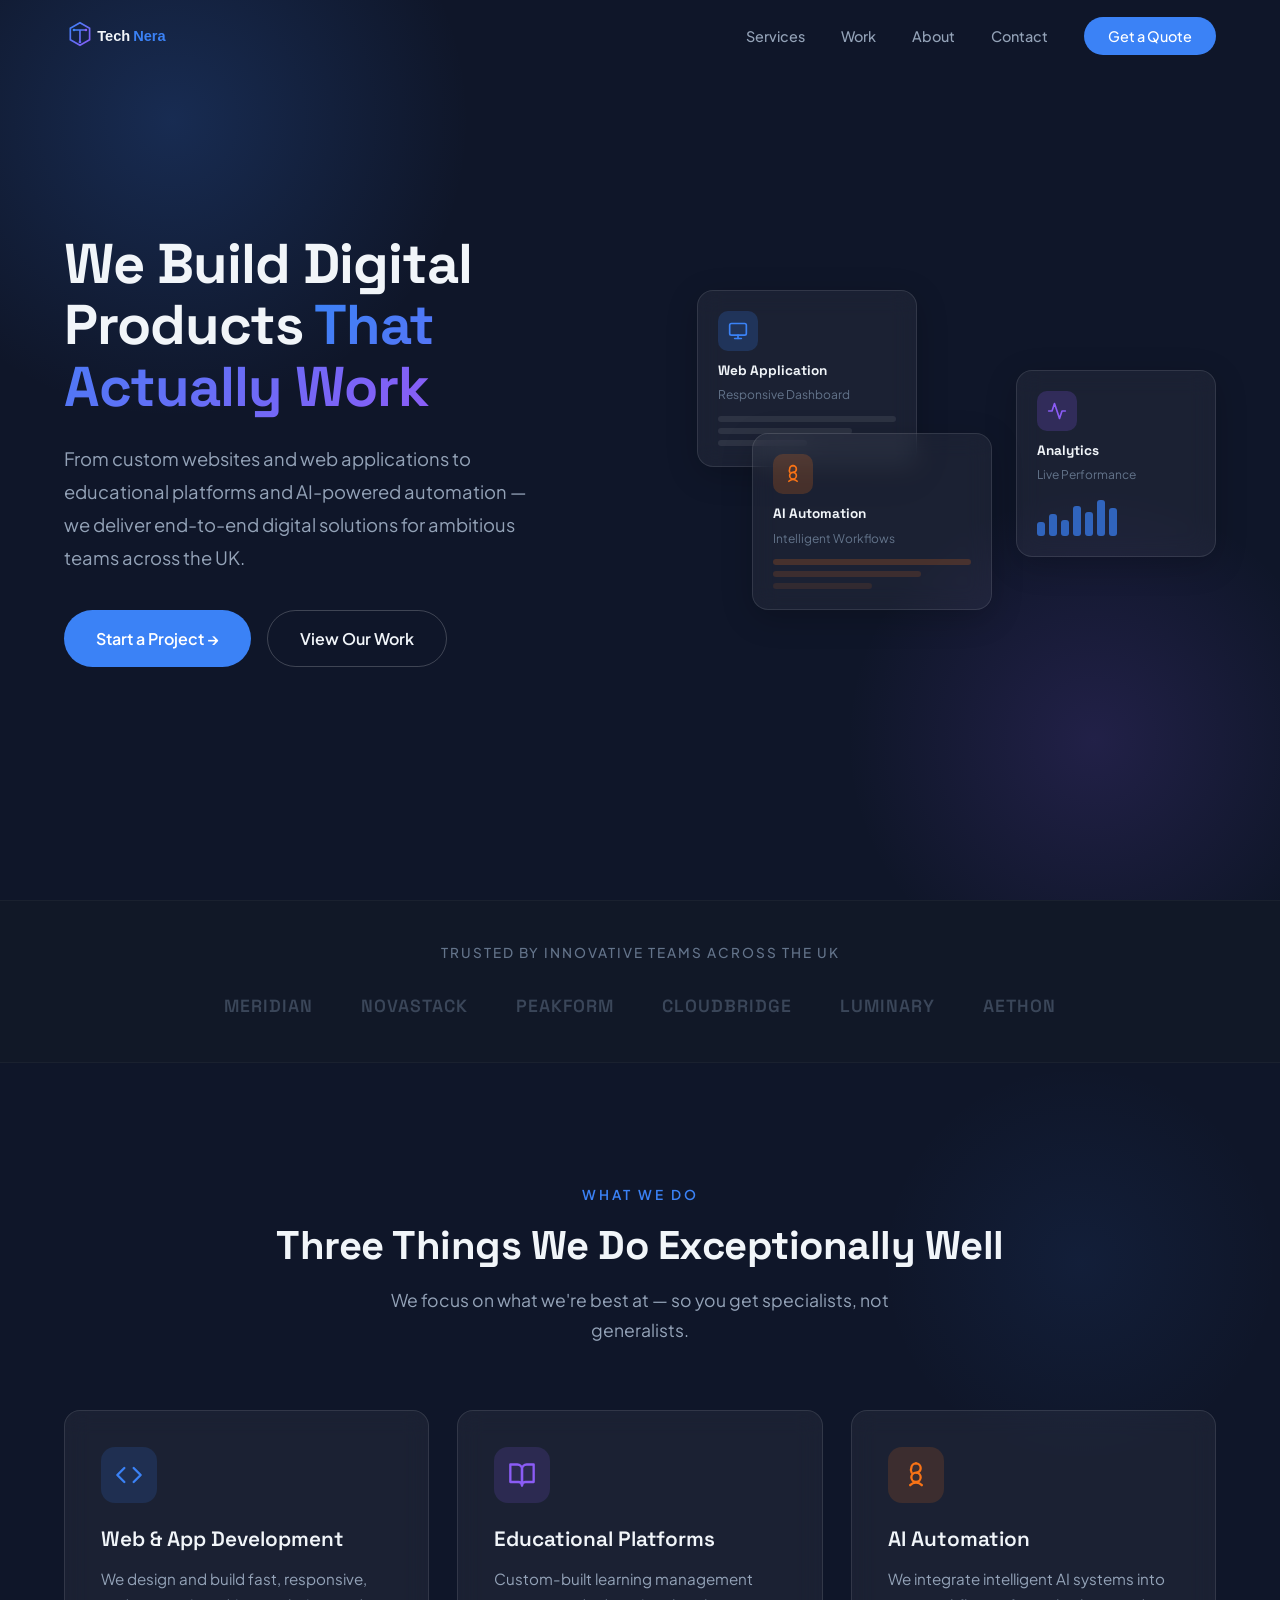
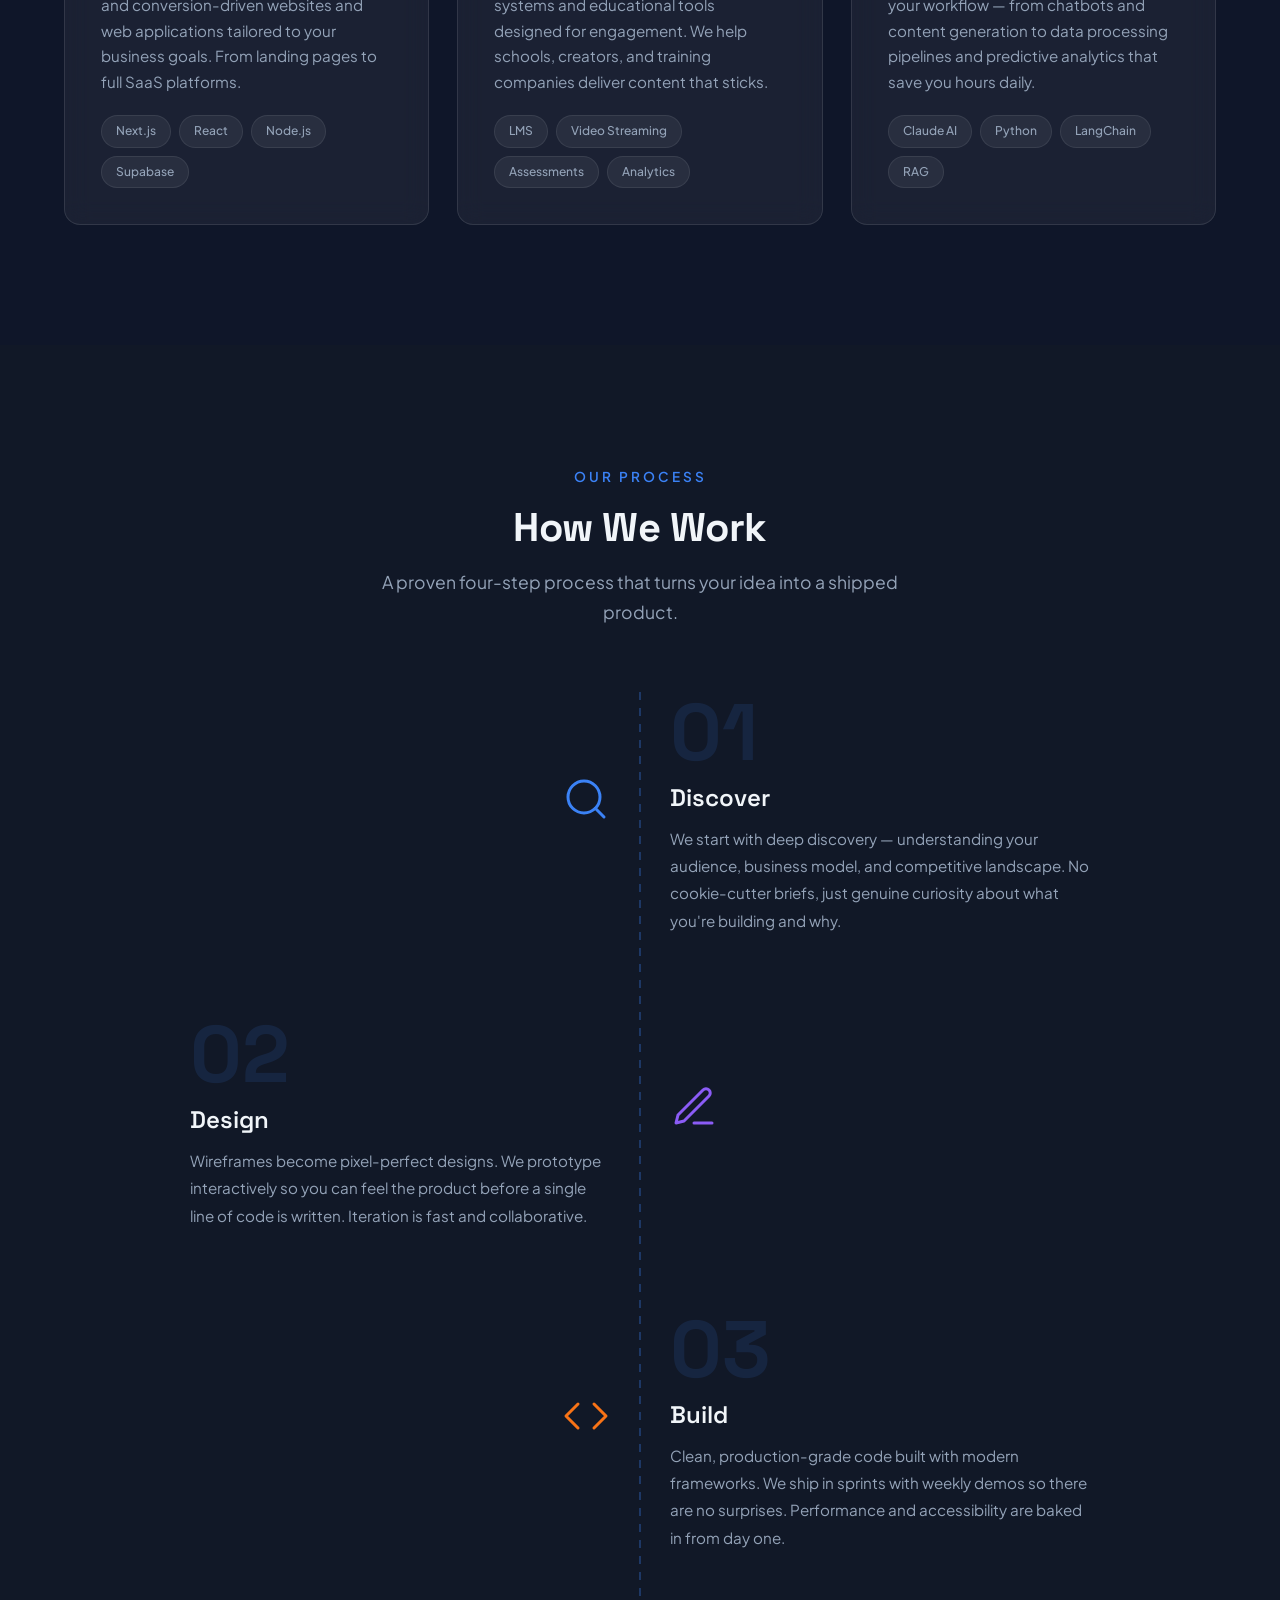
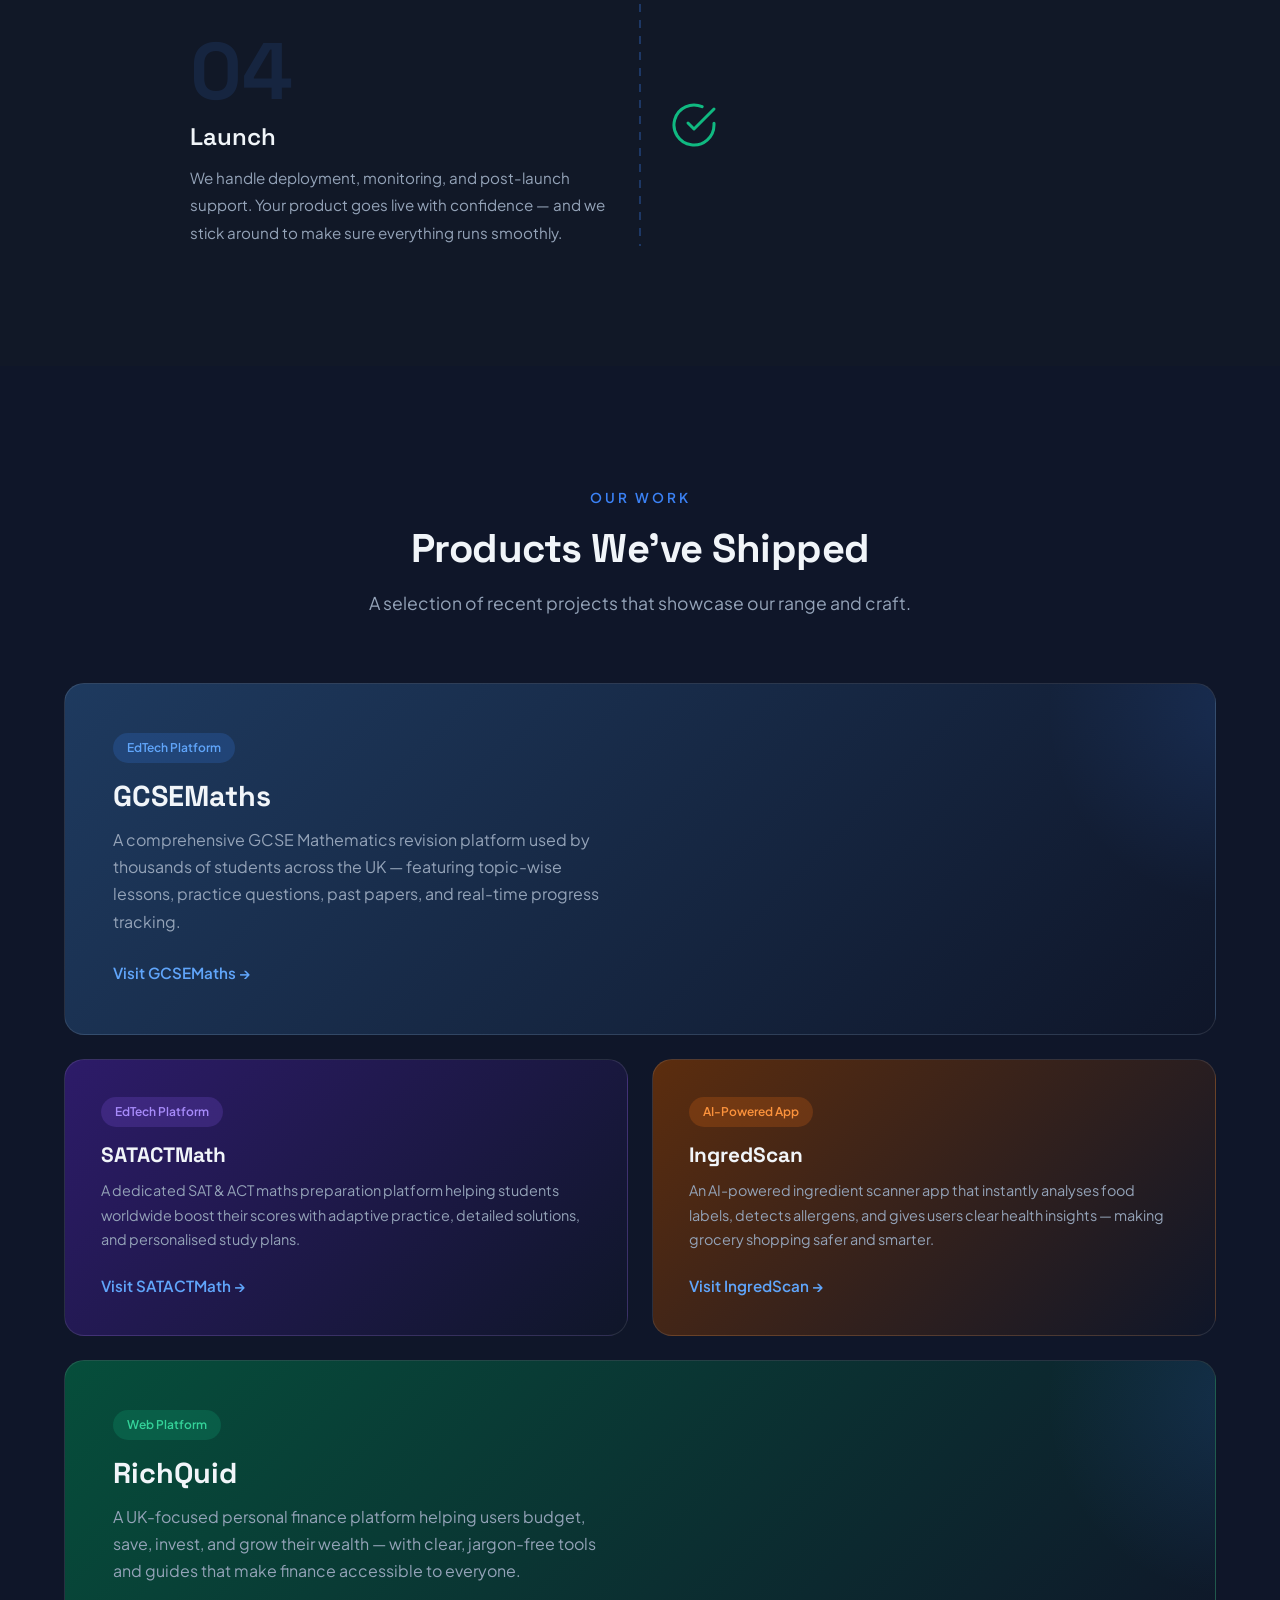
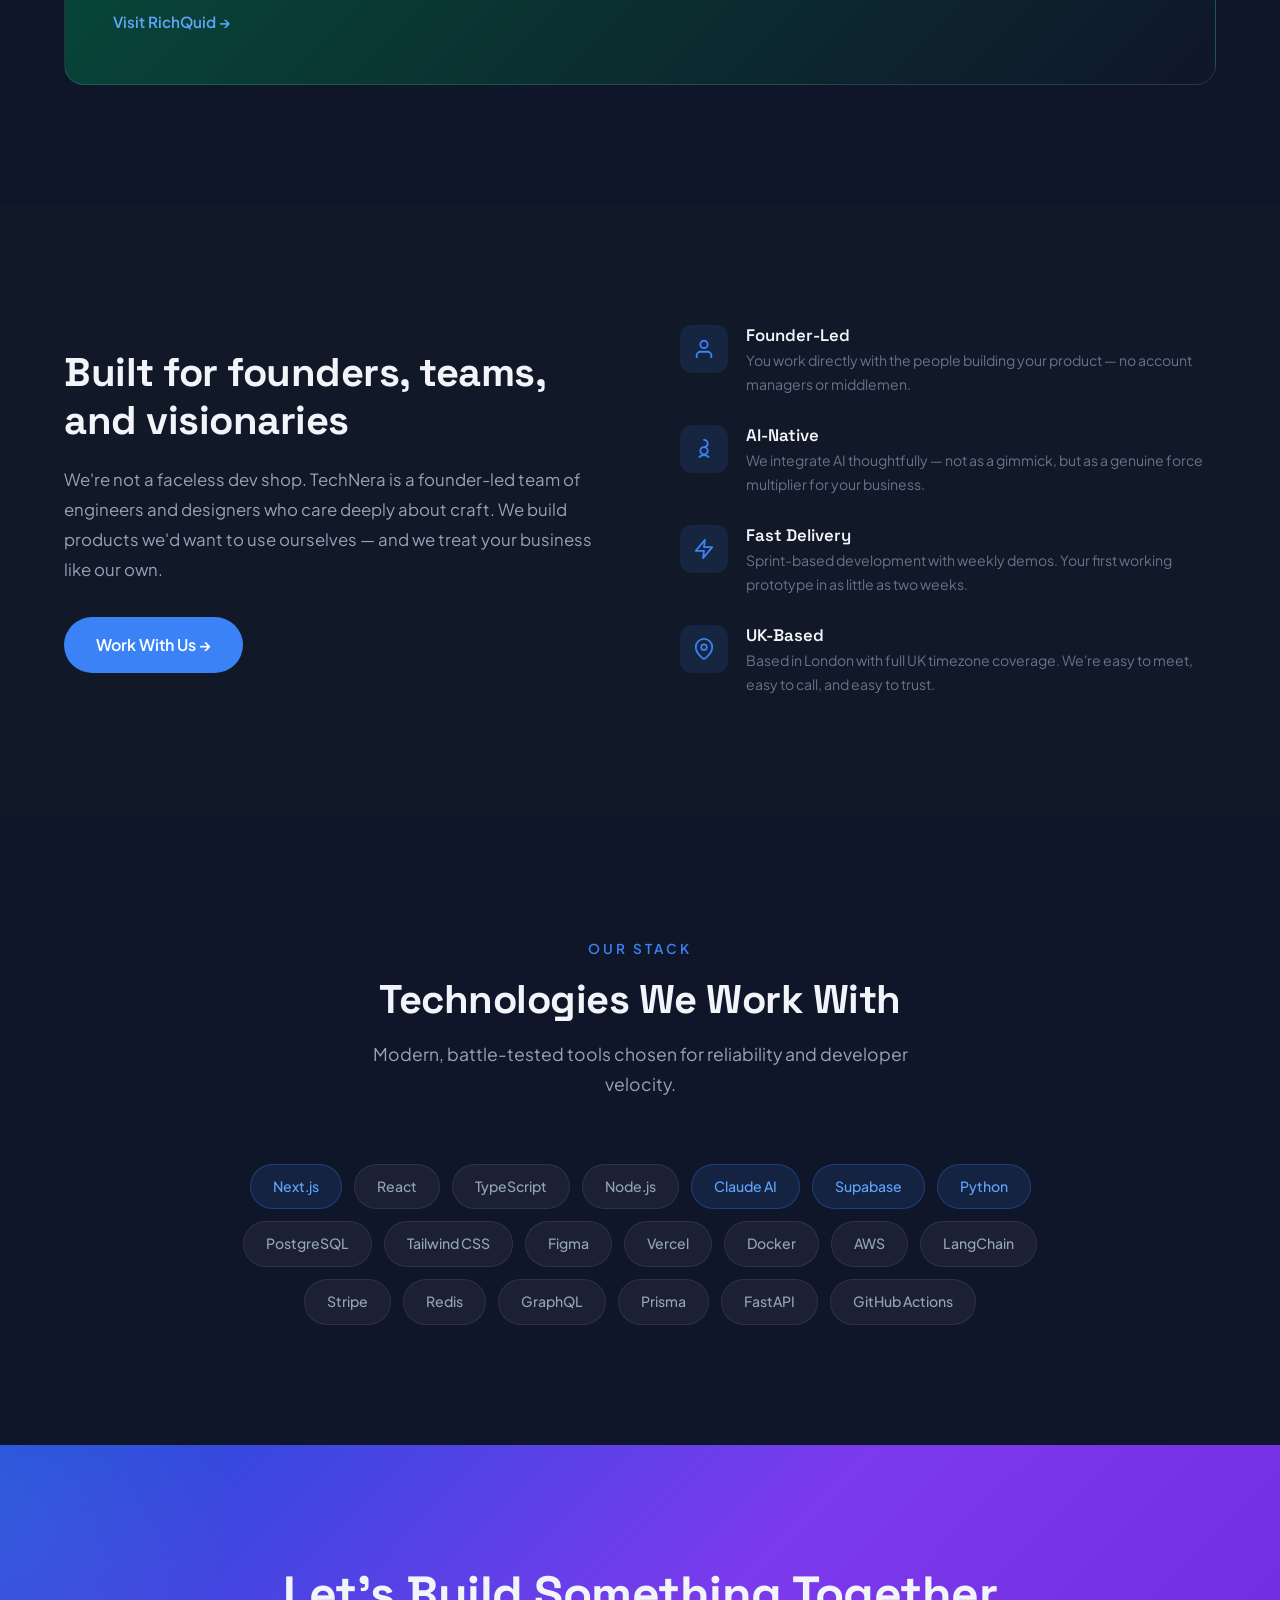
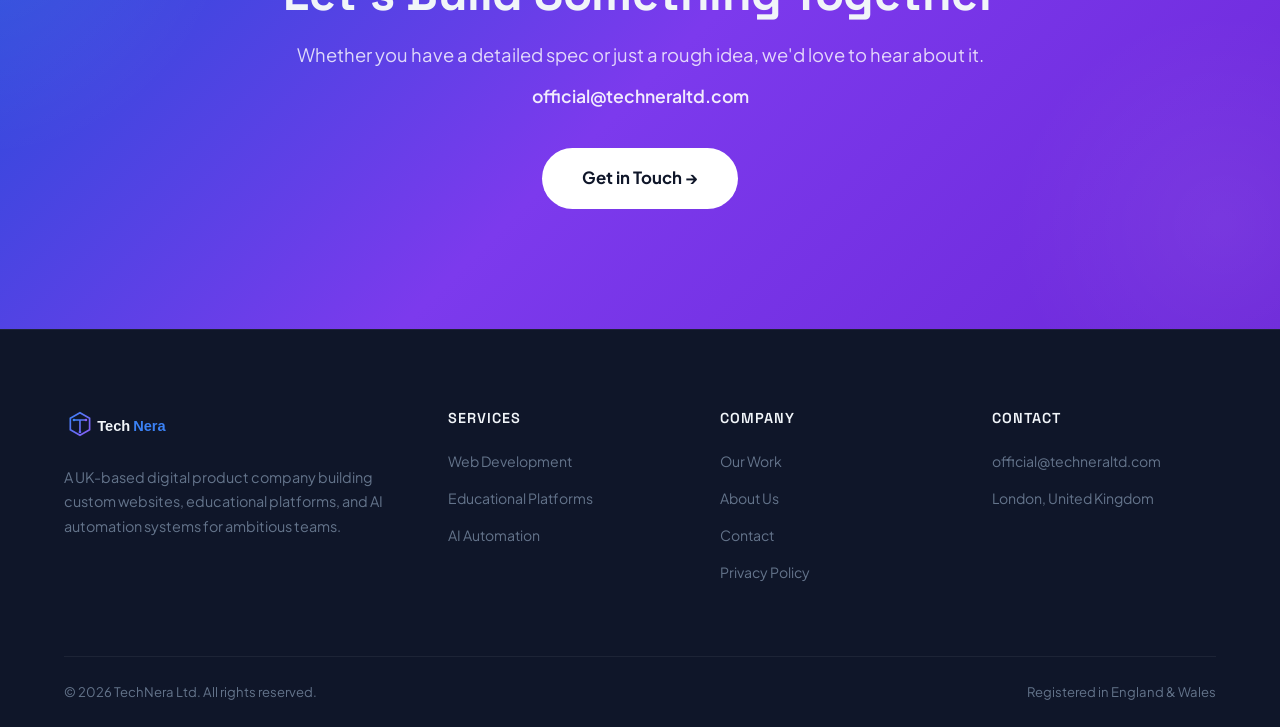
<file: index.html>
<!DOCTYPE html>
<html lang="en">
<head>
    <meta charset="UTF-8">
    <meta name="viewport" content="width=device-width, initial-scale=1.0">
    <title>TechNera Ltd — We Build Digital Products That Actually Work</title>
    <meta name="description" content="TechNera Ltd is a UK-based digital product company specialising in custom websites, educational platforms, and AI automation systems.">
    <link rel="preconnect" href="https://fonts.googleapis.com">
    <link rel="preconnect" href="https://fonts.gstatic.com" crossorigin>
    <link href="https://fonts.googleapis.com/css2?family=Plus+Jakarta+Sans:wght@400;500;600;700;800&family=Space+Grotesk:wght@500;600;700&display=swap" rel="stylesheet">
    <link rel="icon" type="image/svg+xml" href="favicon.svg">
    <style>
        *, *::before, *::after {
            margin: 0;
            padding: 0;
            box-sizing: border-box;
        }

        :root {
            --bg-primary: #0f1629;
            --bg-secondary: #111827;
            --bg-card: rgba(255, 255, 255, 0.05);
            --border-card: rgba(255, 255, 255, 0.1);
            --accent-blue: #3b82f6;
            --accent-blue-light: #60a5fa;
            --accent-coral: #f97316;
            --text-heading: #f1f5f9;
            --text-body: #94a3b8;
            --text-muted: #64748b;
            --gradient-blue-purple: linear-gradient(135deg, #3b82f6, #8b5cf6);
            --gradient-mesh: radial-gradient(ellipse at 20% 50%, rgba(59, 130, 246, 0.15) 0%, transparent 50%),
                             radial-gradient(ellipse at 80% 20%, rgba(139, 92, 246, 0.1) 0%, transparent 50%);
            --font-body: 'Plus Jakarta Sans', sans-serif;
            --font-heading: 'Space Grotesk', sans-serif;
        }

        html {
            scroll-behavior: smooth;
        }

        body {
            font-family: var(--font-body);
            background-color: var(--bg-primary);
            color: var(--text-body);
            line-height: 1.7;
            overflow-x: hidden;
        }

        h1, h2, h3, h4, h5, h6 {
            font-family: var(--font-heading);
            color: var(--text-heading);
            line-height: 1.2;
        }

        a {
            text-decoration: none;
            color: inherit;
            transition: color 0.3s ease;
        }

        img {
            max-width: 100%;
        }

        .container {
            max-width: 1200px;
            margin: 0 auto;
            padding: 0 24px;
        }

        /* ===================== NAVIGATION ===================== */
        .nav {
            position: fixed;
            top: 0;
            left: 0;
            right: 0;
            z-index: 1000;
            padding: 20px 0;
            transition: all 0.3s ease;
        }

        .nav.scrolled {
            padding: 12px 0;
            background: rgba(15, 22, 41, 0.8);
            backdrop-filter: blur(20px);
            -webkit-backdrop-filter: blur(20px);
            border-bottom: 1px solid rgba(255, 255, 255, 0.06);
        }

        .nav .container {
            display: flex;
            align-items: center;
            justify-content: space-between;
        }

        .nav-logo {
            display: flex;
            align-items: center;
        }

        .nav-logo img {
            height: 32px;
            width: auto;
        }

        .nav-links {
            display: flex;
            align-items: center;
            gap: 36px;
            list-style: none;
        }

        .nav-links a {
            font-size: 0.9rem;
            font-weight: 500;
            color: var(--text-body);
            transition: color 0.3s ease;
        }

        .nav-links a:hover {
            color: var(--text-heading);
        }

        .nav-cta {
            background: var(--accent-blue);
            color: #fff !important;
            padding: 10px 24px;
            border-radius: 50px;
            font-weight: 600;
            font-size: 0.9rem;
            transition: all 0.3s ease;
            border: none;
            cursor: pointer;
        }

        .nav-cta:hover {
            background: var(--accent-blue-light);
            transform: translateY(-1px);
            box-shadow: 0 4px 20px rgba(59, 130, 246, 0.4);
        }

        .mobile-toggle {
            display: none;
            flex-direction: column;
            gap: 5px;
            background: none;
            border: none;
            cursor: pointer;
            padding: 4px;
        }

        .mobile-toggle span {
            width: 24px;
            height: 2px;
            background: var(--text-heading);
            border-radius: 2px;
            transition: all 0.3s ease;
        }

        /* ===================== HERO ===================== */
        .hero {
            min-height: 100vh;
            display: flex;
            align-items: center;
            position: relative;
            overflow: hidden;
            background: var(--bg-primary);
        }

        .hero::before {
            content: '';
            position: absolute;
            top: -20%;
            left: -10%;
            width: 600px;
            height: 600px;
            background: radial-gradient(circle, rgba(59, 130, 246, 0.2) 0%, transparent 70%);
            border-radius: 50%;
            animation: pulse-orb 6s ease-in-out infinite;
        }

        .hero::after {
            content: '';
            position: absolute;
            bottom: -10%;
            right: -5%;
            width: 500px;
            height: 500px;
            background: radial-gradient(circle, rgba(139, 92, 246, 0.15) 0%, transparent 70%);
            border-radius: 50%;
            animation: pulse-orb 8s ease-in-out infinite reverse;
        }

        @keyframes pulse-orb {
            0%, 100% { transform: scale(1); opacity: 0.7; }
            50% { transform: scale(1.15); opacity: 1; }
        }

        .hero .container {
            display: grid;
            grid-template-columns: 1fr 1fr;
            gap: 60px;
            align-items: center;
            position: relative;
            z-index: 2;
        }

        .hero-content h1 {
            font-size: 3.5rem;
            font-weight: 700;
            line-height: 1.1;
            margin-bottom: 24px;
            letter-spacing: -1px;
        }

        .hero-content h1 .highlight {
            background: var(--gradient-blue-purple);
            -webkit-background-clip: text;
            -webkit-text-fill-color: transparent;
            background-clip: text;
        }

        .hero-content p {
            font-size: 1.15rem;
            margin-bottom: 36px;
            max-width: 480px;
            line-height: 1.8;
        }

        .hero-buttons {
            display: flex;
            gap: 16px;
            flex-wrap: wrap;
        }

        .btn-primary {
            display: inline-flex;
            align-items: center;
            gap: 8px;
            background: var(--accent-blue);
            color: #fff;
            padding: 14px 32px;
            border-radius: 50px;
            font-weight: 600;
            font-size: 1rem;
            transition: all 0.3s ease;
            border: none;
            cursor: pointer;
        }

        .btn-primary:hover {
            background: var(--accent-blue-light);
            transform: translateY(-2px);
            box-shadow: 0 8px 30px rgba(59, 130, 246, 0.35);
        }

        .btn-ghost {
            display: inline-flex;
            align-items: center;
            gap: 8px;
            background: transparent;
            color: var(--text-heading);
            padding: 14px 32px;
            border-radius: 50px;
            font-weight: 600;
            font-size: 1rem;
            border: 1px solid rgba(255, 255, 255, 0.2);
            transition: all 0.3s ease;
            cursor: pointer;
        }

        .btn-ghost:hover {
            border-color: var(--accent-blue);
            color: var(--accent-blue);
            transform: translateY(-2px);
        }

        .hero-visual {
            position: relative;
            display: flex;
            justify-content: center;
            align-items: center;
            min-height: 400px;
        }

        .floating-card {
            position: absolute;
            background: var(--bg-card);
            border: 1px solid var(--border-card);
            backdrop-filter: blur(12px);
            -webkit-backdrop-filter: blur(12px);
            border-radius: 16px;
            padding: 20px;
            box-shadow: 0 8px 32px rgba(0, 0, 0, 0.2);
        }

        .floating-card-1 {
            top: 10%;
            left: 5%;
            width: 220px;
            animation: float 4s ease-in-out infinite;
        }

        .floating-card-2 {
            top: 30%;
            right: 0%;
            width: 200px;
            animation: float 4s ease-in-out infinite 1s;
        }

        .floating-card-3 {
            bottom: 10%;
            left: 15%;
            width: 240px;
            animation: float 4s ease-in-out infinite 2s;
        }

        @keyframes float {
            0%, 100% { transform: translateY(0px); }
            50% { transform: translateY(-16px); }
        }

        .card-icon {
            width: 40px;
            height: 40px;
            border-radius: 10px;
            display: flex;
            align-items: center;
            justify-content: center;
            margin-bottom: 12px;
            font-size: 1.2rem;
        }

        .card-icon.blue { background: rgba(59, 130, 246, 0.2); }
        .card-icon.purple { background: rgba(139, 92, 246, 0.2); }
        .card-icon.coral { background: rgba(249, 115, 22, 0.2); }

        .floating-card h4 {
            font-size: 0.85rem;
            margin-bottom: 6px;
        }

        .floating-card p {
            font-size: 0.75rem;
            color: var(--text-muted);
        }

        .mini-chart {
            display: flex;
            align-items: flex-end;
            gap: 4px;
            height: 40px;
            margin-top: 10px;
        }

        .mini-chart span {
            width: 8px;
            border-radius: 3px;
            background: var(--accent-blue);
            opacity: 0.7;
        }

        .floating-lines {
            display: flex;
            flex-direction: column;
            gap: 6px;
            margin-top: 10px;
        }

        .floating-lines span {
            height: 6px;
            border-radius: 3px;
            background: rgba(255,255,255,0.08);
        }

        .floating-lines span:nth-child(1) { width: 100%; }
        .floating-lines span:nth-child(2) { width: 75%; }
        .floating-lines span:nth-child(3) { width: 50%; }

        /* ===================== TRUSTED BY ===================== */
        .trusted {
            padding: 40px 0;
            background: var(--bg-secondary);
            border-top: 1px solid rgba(255,255,255,0.04);
            border-bottom: 1px solid rgba(255,255,255,0.04);
        }

        .trusted .container {
            text-align: center;
        }

        .trusted p {
            font-size: 0.85rem;
            text-transform: uppercase;
            letter-spacing: 2px;
            color: var(--text-muted);
            margin-bottom: 28px;
            font-weight: 500;
        }

        .trusted-logos {
            display: flex;
            align-items: center;
            justify-content: center;
            gap: 48px;
            flex-wrap: wrap;
        }

        .trusted-logo {
            font-family: var(--font-heading);
            font-size: 1.1rem;
            font-weight: 600;
            color: var(--text-muted);
            opacity: 0.5;
            transition: opacity 0.3s ease;
            letter-spacing: 1px;
        }

        .trusted-logo:hover {
            opacity: 0.8;
        }

        /* ===================== SERVICES ===================== */
        .services {
            padding: 120px 0;
            background: var(--bg-primary);
            position: relative;
        }

        .services::before {
            content: '';
            position: absolute;
            top: 0;
            right: 0;
            width: 400px;
            height: 400px;
            background: radial-gradient(circle, rgba(59, 130, 246, 0.08) 0%, transparent 70%);
            border-radius: 50%;
        }

        .section-header {
            text-align: center;
            margin-bottom: 64px;
        }

        .section-label {
            font-size: 0.85rem;
            text-transform: uppercase;
            letter-spacing: 3px;
            color: var(--accent-blue);
            font-weight: 600;
            margin-bottom: 16px;
            display: block;
        }

        .section-header h2 {
            font-size: 2.5rem;
            font-weight: 700;
            margin-bottom: 16px;
            letter-spacing: -0.5px;
        }

        .section-header p {
            font-size: 1.1rem;
            max-width: 560px;
            margin: 0 auto;
        }

        .services-grid {
            display: grid;
            grid-template-columns: repeat(3, 1fr);
            gap: 28px;
            position: relative;
            z-index: 2;
        }

        .service-card {
            background: var(--bg-card);
            border: 1px solid var(--border-card);
            backdrop-filter: blur(12px);
            -webkit-backdrop-filter: blur(12px);
            border-radius: 16px;
            padding: 36px;
            transition: all 0.4s ease;
        }

        .service-card:hover {
            transform: translateY(-6px);
            box-shadow: 0 12px 40px rgba(59, 130, 246, 0.15);
            border-color: rgba(59, 130, 246, 0.3);
        }

        .service-icon {
            width: 56px;
            height: 56px;
            border-radius: 14px;
            display: flex;
            align-items: center;
            justify-content: center;
            font-size: 1.5rem;
            margin-bottom: 24px;
        }

        .service-icon.web { background: rgba(59, 130, 246, 0.15); }
        .service-icon.edu { background: rgba(139, 92, 246, 0.15); }
        .service-icon.ai { background: rgba(249, 115, 22, 0.15); }

        .service-card h3 {
            font-size: 1.3rem;
            margin-bottom: 14px;
            font-weight: 600;
        }

        .service-card p {
            font-size: 0.95rem;
            margin-bottom: 20px;
            line-height: 1.7;
        }

        .tech-tags {
            display: flex;
            flex-wrap: wrap;
            gap: 8px;
        }

        .tech-tag {
            padding: 5px 14px;
            border-radius: 50px;
            font-size: 0.75rem;
            font-weight: 500;
            background: rgba(255, 255, 255, 0.06);
            color: var(--text-body);
            border: 1px solid rgba(255, 255, 255, 0.08);
        }

        /* ===================== PROCESS ===================== */
        .process {
            padding: 120px 0;
            background: var(--bg-secondary);
            position: relative;
        }

        .process-steps {
            position: relative;
            max-width: 900px;
            margin: 0 auto;
        }

        .process-line {
            position: absolute;
            left: 50%;
            top: 0;
            bottom: 0;
            width: 2px;
            background: repeating-linear-gradient(
                to bottom,
                var(--accent-blue) 0px,
                var(--accent-blue) 8px,
                transparent 8px,
                transparent 16px
            );
            opacity: 0.3;
            transform: translateX(-50%);
        }

        .process-step {
            display: grid;
            grid-template-columns: 1fr 1fr;
            gap: 60px;
            align-items: center;
            margin-bottom: 80px;
            position: relative;
        }

        .process-step:last-child {
            margin-bottom: 0;
        }

        .process-step:nth-child(even) .step-content {
            order: 2;
        }

        .process-step:nth-child(even) .step-visual {
            order: 1;
            text-align: right;
        }

        .step-number {
            font-family: var(--font-heading);
            font-size: 5rem;
            font-weight: 700;
            color: var(--accent-blue);
            opacity: 0.12;
            line-height: 1;
            margin-bottom: 12px;
        }

        .step-content h3 {
            font-size: 1.5rem;
            margin-bottom: 12px;
            font-weight: 600;
        }

        .step-content p {
            font-size: 0.95rem;
            line-height: 1.8;
        }

        .step-icon {
            font-size: 2.5rem;
            margin-bottom: 12px;
        }

        /* ===================== PORTFOLIO ===================== */
        .portfolio {
            padding: 120px 0;
            background: var(--bg-primary);
            position: relative;
        }

        .portfolio-grid {
            display: grid;
            gap: 24px;
        }

        .portfolio-featured {
            border-radius: 20px;
            padding: 48px;
            background: linear-gradient(135deg, #1e3a5f 0%, #0f1629 100%);
            border: 1px solid var(--border-card);
            position: relative;
            overflow: hidden;
            transition: all 0.4s ease;
            cursor: pointer;
        }

        .portfolio-featured:hover {
            transform: scale(1.01);
            box-shadow: 0 16px 48px rgba(59, 130, 246, 0.15);
        }

        .portfolio-featured::after {
            content: '';
            position: absolute;
            top: -50%;
            right: -20%;
            width: 400px;
            height: 400px;
            background: radial-gradient(circle, rgba(59, 130, 246, 0.15) 0%, transparent 70%);
            border-radius: 50%;
        }

        .portfolio-badge {
            display: inline-block;
            padding: 5px 14px;
            border-radius: 50px;
            font-size: 0.75rem;
            font-weight: 600;
            background: rgba(59, 130, 246, 0.2);
            color: var(--accent-blue-light);
            margin-bottom: 16px;
        }

        .portfolio-featured h3 {
            font-size: 1.8rem;
            margin-bottom: 12px;
        }

        .portfolio-featured p {
            font-size: 1rem;
            max-width: 500px;
            margin-bottom: 24px;
        }

        .portfolio-link {
            display: inline-flex;
            align-items: center;
            gap: 8px;
            color: var(--accent-blue-light);
            font-weight: 600;
            font-size: 0.95rem;
            transition: gap 0.3s ease;
        }

        .portfolio-link:hover {
            gap: 14px;
        }

        .portfolio-row {
            display: grid;
            grid-template-columns: 1fr 1fr;
            gap: 24px;
        }

        .portfolio-card {
            border-radius: 20px;
            padding: 36px;
            border: 1px solid var(--border-card);
            position: relative;
            overflow: hidden;
            transition: all 0.4s ease;
            cursor: pointer;
        }

        .portfolio-card:hover {
            transform: scale(1.02);
        }

        .portfolio-card.purple {
            background: linear-gradient(135deg, #2d1b69 0%, #0f1629 100%);
        }

        .portfolio-card.coral {
            background: linear-gradient(135deg, #5c2d0e 0%, #0f1629 100%);
        }

        .portfolio-card h3 {
            font-size: 1.3rem;
            margin-bottom: 10px;
        }

        .portfolio-card p {
            font-size: 0.9rem;
            margin-bottom: 20px;
        }

        /* ===================== WHY CHOOSE ===================== */
        .why-choose {
            padding: 120px 0;
            background: var(--bg-secondary);
        }

        .why-grid {
            display: grid;
            grid-template-columns: 1fr 1fr;
            gap: 80px;
            align-items: center;
        }

        .why-content h2 {
            font-size: 2.5rem;
            margin-bottom: 20px;
            letter-spacing: -0.5px;
        }

        .why-content p {
            font-size: 1.05rem;
            margin-bottom: 32px;
            line-height: 1.8;
        }

        .why-features {
            display: grid;
            gap: 28px;
        }

        .why-feature {
            display: flex;
            gap: 18px;
            align-items: flex-start;
        }

        .why-feature-icon {
            width: 48px;
            height: 48px;
            border-radius: 12px;
            background: rgba(59, 130, 246, 0.12);
            display: flex;
            align-items: center;
            justify-content: center;
            font-size: 1.2rem;
            flex-shrink: 0;
        }

        .why-feature h4 {
            font-size: 1.05rem;
            margin-bottom: 4px;
            font-weight: 600;
        }

        .why-feature p {
            font-size: 0.88rem;
            color: var(--text-muted);
        }

        /* ===================== TECH STACK ===================== */
        .tech-stack {
            padding: 120px 0;
            background: var(--bg-primary);
        }

        .stack-pills {
            display: flex;
            flex-wrap: wrap;
            gap: 12px;
            justify-content: center;
            max-width: 800px;
            margin: 0 auto;
        }

        .stack-pill {
            padding: 10px 22px;
            border-radius: 50px;
            font-size: 0.88rem;
            font-weight: 500;
            background: rgba(255, 255, 255, 0.05);
            border: 1px solid rgba(255, 255, 255, 0.08);
            color: var(--text-body);
            transition: all 0.3s ease;
        }

        .stack-pill:hover {
            border-color: var(--accent-blue);
            color: var(--text-heading);
        }

        .stack-pill.highlight {
            background: rgba(59, 130, 246, 0.12);
            border-color: rgba(59, 130, 246, 0.3);
            color: var(--accent-blue-light);
        }

        /* ===================== CONTACT CTA ===================== */
        .contact-cta {
            padding: 120px 0;
            background: linear-gradient(135deg, #1d4ed8 0%, #7c3aed 50%, #6d28d9 100%);
            text-align: center;
            position: relative;
            overflow: hidden;
        }

        .contact-cta::before {
            content: '';
            position: absolute;
            top: -50%;
            left: -25%;
            width: 600px;
            height: 600px;
            background: radial-gradient(circle, rgba(255, 255, 255, 0.08) 0%, transparent 60%);
            border-radius: 50%;
        }

        .contact-cta::after {
            content: '';
            position: absolute;
            bottom: -30%;
            right: -15%;
            width: 500px;
            height: 500px;
            background: radial-gradient(circle, rgba(255, 255, 255, 0.06) 0%, transparent 60%);
            border-radius: 50%;
        }

        .contact-cta .container {
            position: relative;
            z-index: 2;
        }

        .contact-cta h2 {
            font-size: 3rem;
            margin-bottom: 16px;
            letter-spacing: -0.5px;
        }

        .contact-cta p {
            font-size: 1.15rem;
            color: rgba(255, 255, 255, 0.8);
            margin-bottom: 12px;
        }

        .contact-email {
            font-size: 1.1rem;
            color: rgba(255, 255, 255, 0.9);
            font-weight: 600;
            margin-bottom: 36px;
            display: block;
        }

        .btn-white {
            display: inline-flex;
            align-items: center;
            gap: 8px;
            background: #fff;
            color: var(--bg-primary);
            padding: 16px 40px;
            border-radius: 50px;
            font-weight: 700;
            font-size: 1.05rem;
            border: none;
            cursor: pointer;
            transition: all 0.3s ease;
        }

        .btn-white:hover {
            transform: translateY(-2px);
            box-shadow: 0 12px 40px rgba(0, 0, 0, 0.25);
        }

        /* ===================== FOOTER ===================== */
        .footer {
            padding: 80px 0 0;
            background: var(--bg-primary);
            border-top: 1px solid rgba(255, 255, 255, 0.06);
        }

        .footer-grid {
            display: grid;
            grid-template-columns: 1.5fr 1fr 1fr 1fr;
            gap: 48px;
            margin-bottom: 60px;
        }

        .footer-brand .nav-logo {
            margin-bottom: 16px;
            display: block;
        }

        .footer-brand p {
            font-size: 0.9rem;
            line-height: 1.7;
            color: var(--text-muted);
        }

        .footer-col h4 {
            font-size: 0.9rem;
            font-weight: 600;
            margin-bottom: 20px;
            text-transform: uppercase;
            letter-spacing: 1px;
        }

        .footer-col ul {
            list-style: none;
        }

        .footer-col ul li {
            margin-bottom: 10px;
        }

        .footer-col ul li a {
            font-size: 0.88rem;
            color: var(--text-muted);
            transition: color 0.3s ease;
        }

        .footer-col ul li a:hover {
            color: var(--text-heading);
        }

        .footer-bottom {
            border-top: 1px solid rgba(255, 255, 255, 0.06);
            padding: 24px 0;
            display: flex;
            align-items: center;
            justify-content: space-between;
            font-size: 0.82rem;
            color: var(--text-muted);
        }

        /* ===================== REVEAL ANIMATION ===================== */
        .reveal {
            opacity: 0;
            transform: translateY(30px);
            transition: all 0.7s cubic-bezier(0.16, 1, 0.3, 1);
        }

        .reveal.visible {
            opacity: 1;
            transform: translateY(0);
        }

        /* ===================== RESPONSIVE ===================== */
        @media (max-width: 1024px) {
            .hero .container {
                grid-template-columns: 1fr;
                text-align: center;
            }

            .hero-content p {
                margin-left: auto;
                margin-right: auto;
            }

            .hero-buttons {
                justify-content: center;
            }

            .hero-visual {
                display: none;
            }

            .services-grid {
                grid-template-columns: 1fr 1fr;
            }

            .footer-grid {
                grid-template-columns: 1fr 1fr;
                gap: 36px;
            }
        }

        @media (max-width: 768px) {
            .nav-links {
                display: none;
                position: fixed;
                top: 0;
                left: 0;
                right: 0;
                bottom: 0;
                background: rgba(15, 22, 41, 0.97);
                backdrop-filter: blur(20px);
                flex-direction: column;
                justify-content: center;
                align-items: center;
                gap: 28px;
                z-index: 999;
            }

            .nav-links.active {
                display: flex;
            }

            .nav-links a {
                font-size: 1.2rem;
            }

            .mobile-toggle {
                display: flex;
                z-index: 1001;
            }

            .mobile-toggle.active span:nth-child(1) {
                transform: rotate(45deg) translate(5px, 5px);
            }

            .mobile-toggle.active span:nth-child(2) {
                opacity: 0;
            }

            .mobile-toggle.active span:nth-child(3) {
                transform: rotate(-45deg) translate(5px, -5px);
            }

            .hero-content h1 {
                font-size: 2.3rem;
            }

            .section-header h2 {
                font-size: 2rem;
            }

            .services-grid {
                grid-template-columns: 1fr;
            }

            .process-step {
                grid-template-columns: 1fr;
                gap: 20px;
            }

            .process-line {
                display: none;
            }

            .process-step:nth-child(even) .step-content,
            .process-step:nth-child(even) .step-visual {
                order: unset;
            }

            .portfolio-row {
                grid-template-columns: 1fr;
            }

            .why-grid {
                grid-template-columns: 1fr;
                gap: 48px;
            }

            .footer-grid {
                grid-template-columns: 1fr;
                gap: 32px;
            }

            .footer-bottom {
                flex-direction: column;
                gap: 8px;
                text-align: center;
            }

            .contact-cta h2 {
                font-size: 2rem;
            }

            .trusted-logos {
                gap: 24px;
            }
        }
    </style>
</head>
<body>

    <!-- ==================== NAVIGATION ==================== -->
    <nav class="nav" id="nav">
        <div class="container">
            <a href="#" class="nav-logo"><img src="logo.svg" alt="TechNera" height="32"></a>
            <ul class="nav-links" id="navLinks">
                <li><a href="services.html">Services</a></li>
                <li><a href="work.html">Work</a></li>
                <li><a href="about.html">About</a></li>
                <li><a href="contact.html">Contact</a></li>
                <li><a href="contact.html" class="nav-cta">Get a Quote</a></li>
            </ul>
            <button class="mobile-toggle" id="mobileToggle" aria-label="Toggle navigation">
                <span></span>
                <span></span>
                <span></span>
            </button>
        </div>
    </nav>

    <!-- ==================== HERO ==================== -->
    <section class="hero" id="hero">
        <div class="container">
            <div class="hero-content">
                <h1>We Build Digital Products <span class="highlight">That Actually Work</span></h1>
                <p>From custom websites and web applications to educational platforms and AI-powered automation — we deliver end-to-end digital solutions for ambitious teams across the UK.</p>
                <div class="hero-buttons">
                    <a href="#contact" class="btn-primary">Start a Project &rarr;</a>
                    <a href="#work" class="btn-ghost">View Our Work</a>
                </div>
            </div>
            <div class="hero-visual">
                <div class="floating-card floating-card-1">
                    <div class="card-icon blue">
                        <svg width="20" height="20" viewBox="0 0 24 24" fill="none" stroke="#3b82f6" stroke-width="2" stroke-linecap="round" stroke-linejoin="round"><rect x="2" y="3" width="20" height="14" rx="2"/><line x1="8" y1="21" x2="16" y2="21"/><line x1="12" y1="17" x2="12" y2="21"/></svg>
                    </div>
                    <h4>Web Application</h4>
                    <p>Responsive Dashboard</p>
                    <div class="floating-lines">
                        <span></span>
                        <span></span>
                        <span></span>
                    </div>
                </div>
                <div class="floating-card floating-card-2">
                    <div class="card-icon purple">
                        <svg width="20" height="20" viewBox="0 0 24 24" fill="none" stroke="#8b5cf6" stroke-width="2" stroke-linecap="round" stroke-linejoin="round"><polyline points="22 12 18 12 15 21 9 3 6 12 2 12"/></svg>
                    </div>
                    <h4>Analytics</h4>
                    <p>Live Performance</p>
                    <div class="mini-chart">
                        <span style="height: 35%"></span>
                        <span style="height: 55%"></span>
                        <span style="height: 40%"></span>
                        <span style="height: 75%"></span>
                        <span style="height: 60%"></span>
                        <span style="height: 90%"></span>
                        <span style="height: 70%"></span>
                    </div>
                </div>
                <div class="floating-card floating-card-3">
                    <div class="card-icon coral">
                        <svg width="20" height="20" viewBox="0 0 24 24" fill="none" stroke="#f97316" stroke-width="2" stroke-linecap="round" stroke-linejoin="round"><path d="M12 2a4 4 0 0 1 4 4c0 1.95-1.4 3.58-3.25 3.93"/><path d="M8.24 9.93A4 4 0 0 1 8 6a4 4 0 0 1 4-4"/><circle cx="12" cy="14" r="4"/><path d="M7 20.7a7 7 0 0 1 10 0"/></svg>
                    </div>
                    <h4>AI Automation</h4>
                    <p>Intelligent Workflows</p>
                    <div class="floating-lines">
                        <span style="background: rgba(249,115,22,0.2)"></span>
                        <span style="background: rgba(249,115,22,0.15)"></span>
                        <span style="background: rgba(249,115,22,0.1)"></span>
                    </div>
                </div>
            </div>
        </div>
    </section>

    <!-- ==================== TRUSTED BY ==================== -->
    <section class="trusted reveal">
        <div class="container">
            <p>Trusted by innovative teams across the UK</p>
            <div class="trusted-logos">
                <span class="trusted-logo">MERIDIAN</span>
                <span class="trusted-logo">NOVASTACK</span>
                <span class="trusted-logo">PEAKFORM</span>
                <span class="trusted-logo">CLOUDBRIDGE</span>
                <span class="trusted-logo">LUMINARY</span>
                <span class="trusted-logo">AETHON</span>
            </div>
        </div>
    </section>

    <!-- ==================== SERVICES ==================== -->
    <section class="services" id="services">
        <div class="container">
            <div class="section-header reveal">
                <span class="section-label">What We Do</span>
                <h2>Three Things We Do Exceptionally Well</h2>
                <p>We focus on what we're best at — so you get specialists, not generalists.</p>
            </div>
            <div class="services-grid">
                <div class="service-card reveal">
                    <div class="service-icon web">
                        <svg width="28" height="28" viewBox="0 0 24 24" fill="none" stroke="#3b82f6" stroke-width="2" stroke-linecap="round" stroke-linejoin="round"><polyline points="16 18 22 12 16 6"/><polyline points="8 6 2 12 8 18"/></svg>
                    </div>
                    <h3>Web & App Development</h3>
                    <p>We design and build fast, responsive, and conversion-driven websites and web applications tailored to your business goals. From landing pages to full SaaS platforms.</p>
                    <div class="tech-tags">
                        <span class="tech-tag">Next.js</span>
                        <span class="tech-tag">React</span>
                        <span class="tech-tag">Node.js</span>
                        <span class="tech-tag">Supabase</span>
                    </div>
                </div>
                <div class="service-card reveal">
                    <div class="service-icon edu">
                        <svg width="28" height="28" viewBox="0 0 24 24" fill="none" stroke="#8b5cf6" stroke-width="2" stroke-linecap="round" stroke-linejoin="round"><path d="M2 3h6a4 4 0 0 1 4 4v14a3 3 0 0 0-3-3H2z"/><path d="M22 3h-6a4 4 0 0 0-4 4v14a3 3 0 0 1 3-3h7z"/></svg>
                    </div>
                    <h3>Educational Platforms</h3>
                    <p>Custom-built learning management systems and educational tools designed for engagement. We help schools, creators, and training companies deliver content that sticks.</p>
                    <div class="tech-tags">
                        <span class="tech-tag">LMS</span>
                        <span class="tech-tag">Video Streaming</span>
                        <span class="tech-tag">Assessments</span>
                        <span class="tech-tag">Analytics</span>
                    </div>
                </div>
                <div class="service-card reveal">
                    <div class="service-icon ai">
                        <svg width="28" height="28" viewBox="0 0 24 24" fill="none" stroke="#f97316" stroke-width="2" stroke-linecap="round" stroke-linejoin="round"><path d="M12 2a4 4 0 0 1 4 4c0 1.95-1.4 3.58-3.25 3.93"/><path d="M8.24 9.93A4 4 0 0 1 8 6a4 4 0 0 1 4-4"/><circle cx="12" cy="14" r="4"/><path d="M7 20.7a7 7 0 0 1 10 0"/></svg>
                    </div>
                    <h3>AI Automation</h3>
                    <p>We integrate intelligent AI systems into your workflow — from chatbots and content generation to data processing pipelines and predictive analytics that save you hours daily.</p>
                    <div class="tech-tags">
                        <span class="tech-tag">Claude AI</span>
                        <span class="tech-tag">Python</span>
                        <span class="tech-tag">LangChain</span>
                        <span class="tech-tag">RAG</span>
                    </div>
                </div>
            </div>
        </div>
    </section>

    <!-- ==================== PROCESS ==================== -->
    <section class="process" id="process">
        <div class="container">
            <div class="section-header reveal">
                <span class="section-label">Our Process</span>
                <h2>How We Work</h2>
                <p>A proven four-step process that turns your idea into a shipped product.</p>
            </div>
            <div class="process-steps">
                <div class="process-line"></div>

                <div class="process-step reveal">
                    <div class="step-content">
                        <div class="step-number">01</div>
                        <h3>Discover</h3>
                        <p>We start with deep discovery — understanding your audience, business model, and competitive landscape. No cookie-cutter briefs, just genuine curiosity about what you're building and why.</p>
                    </div>
                    <div class="step-visual">
                        <div class="step-icon">
                            <svg width="48" height="48" viewBox="0 0 24 24" fill="none" stroke="#3b82f6" stroke-width="1.5" stroke-linecap="round" stroke-linejoin="round"><circle cx="11" cy="11" r="8"/><line x1="21" y1="21" x2="16.65" y2="16.65"/></svg>
                        </div>
                    </div>
                </div>

                <div class="process-step reveal">
                    <div class="step-content">
                        <div class="step-number">02</div>
                        <h3>Design</h3>
                        <p>Wireframes become pixel-perfect designs. We prototype interactively so you can feel the product before a single line of code is written. Iteration is fast and collaborative.</p>
                    </div>
                    <div class="step-visual">
                        <div class="step-icon">
                            <svg width="48" height="48" viewBox="0 0 24 24" fill="none" stroke="#8b5cf6" stroke-width="1.5" stroke-linecap="round" stroke-linejoin="round"><path d="M12 20h9"/><path d="M16.5 3.5a2.121 2.121 0 0 1 3 3L7 19l-4 1 1-4L16.5 3.5z"/></svg>
                        </div>
                    </div>
                </div>

                <div class="process-step reveal">
                    <div class="step-content">
                        <div class="step-number">03</div>
                        <h3>Build</h3>
                        <p>Clean, production-grade code built with modern frameworks. We ship in sprints with weekly demos so there are no surprises. Performance and accessibility are baked in from day one.</p>
                    </div>
                    <div class="step-visual">
                        <div class="step-icon">
                            <svg width="48" height="48" viewBox="0 0 24 24" fill="none" stroke="#f97316" stroke-width="1.5" stroke-linecap="round" stroke-linejoin="round"><polyline points="16 18 22 12 16 6"/><polyline points="8 6 2 12 8 18"/></svg>
                        </div>
                    </div>
                </div>

                <div class="process-step reveal">
                    <div class="step-content">
                        <div class="step-number">04</div>
                        <h3>Launch</h3>
                        <p>We handle deployment, monitoring, and post-launch support. Your product goes live with confidence — and we stick around to make sure everything runs smoothly.</p>
                    </div>
                    <div class="step-visual">
                        <div class="step-icon">
                            <svg width="48" height="48" viewBox="0 0 24 24" fill="none" stroke="#10b981" stroke-width="1.5" stroke-linecap="round" stroke-linejoin="round"><path d="M22 11.08V12a10 10 0 1 1-5.93-9.14"/><polyline points="22 4 12 14.01 9 11.01"/></svg>
                        </div>
                    </div>
                </div>
            </div>
        </div>
    </section>

    <!-- ==================== PORTFOLIO ==================== -->
    <section class="portfolio" id="work">
        <div class="container">
            <div class="section-header reveal">
                <span class="section-label">Our Work</span>
                <h2>Products We've Shipped</h2>
                <p>A selection of recent projects that showcase our range and craft.</p>
            </div>
            <div class="portfolio-grid">
                <div class="portfolio-featured reveal">
                    <span class="portfolio-badge">EdTech Platform</span>
                    <h3>GCSEMaths</h3>
                    <p>A comprehensive GCSE Mathematics revision platform used by thousands of students across the UK — featuring topic-wise lessons, practice questions, past papers, and real-time progress tracking.</p>
                    <a href="https://www.gcsemathsai.co.uk/" target="_blank" rel="noopener" class="portfolio-link">Visit GCSEMaths &rarr;</a>
                </div>
                <div class="portfolio-row">
                    <div class="portfolio-card purple reveal">
                        <span class="portfolio-badge" style="background: rgba(139,92,246,0.2); color: #a78bfa;">EdTech Platform</span>
                        <h3>SATACTMath</h3>
                        <p>A dedicated SAT & ACT maths preparation platform helping students worldwide boost their scores with adaptive practice, detailed solutions, and personalised study plans.</p>
                        <a href="https://www.satactmathai.com/" target="_blank" rel="noopener" class="portfolio-link">Visit SATACTMath &rarr;</a>
                    </div>
                    <div class="portfolio-card coral reveal">
                        <span class="portfolio-badge" style="background: rgba(249,115,22,0.2); color: #fb923c;">AI-Powered App</span>
                        <h3>IngredScan</h3>
                        <p>An AI-powered ingredient scanner app that instantly analyses food labels, detects allergens, and gives users clear health insights — making grocery shopping safer and smarter.</p>
                        <a href="https://www.ingredscan.com/" target="_blank" rel="noopener" class="portfolio-link">Visit IngredScan &rarr;</a>
                    </div>
                </div>
                <div class="portfolio-featured reveal" style="background: linear-gradient(135deg, #064e3b 0%, #0f1629 100%);">
                    <span class="portfolio-badge" style="background: rgba(16,185,129,0.2); color: #34d399;">Web Platform</span>
                    <h3>RichQuid</h3>
                    <p>A UK-focused personal finance platform helping users budget, save, invest, and grow their wealth — with clear, jargon-free tools and guides that make finance accessible to everyone.</p>
                    <a href="https://www.richquid.co.uk/" target="_blank" rel="noopener" class="portfolio-link">Visit RichQuid &rarr;</a>
                </div>
            </div>
        </div>
    </section>

    <!-- ==================== WHY CHOOSE ==================== -->
    <section class="why-choose">
        <div class="container">
            <div class="why-grid">
                <div class="why-content reveal">
                    <h2>Built for founders, teams, and visionaries</h2>
                    <p>We're not a faceless dev shop. TechNera is a founder-led team of engineers and designers who care deeply about craft. We build products we'd want to use ourselves — and we treat your business like our own.</p>
                    <a href="#contact" class="btn-primary">Work With Us &rarr;</a>
                </div>
                <div class="why-features reveal">
                    <div class="why-feature">
                        <div class="why-feature-icon">
                            <svg width="22" height="22" viewBox="0 0 24 24" fill="none" stroke="#3b82f6" stroke-width="2" stroke-linecap="round" stroke-linejoin="round"><path d="M20 21v-2a4 4 0 0 0-4-4H8a4 4 0 0 0-4 4v2"/><circle cx="12" cy="7" r="4"/></svg>
                        </div>
                        <div>
                            <h4>Founder-Led</h4>
                            <p>You work directly with the people building your product — no account managers or middlemen.</p>
                        </div>
                    </div>
                    <div class="why-feature">
                        <div class="why-feature-icon">
                            <svg width="22" height="22" viewBox="0 0 24 24" fill="none" stroke="#3b82f6" stroke-width="2" stroke-linecap="round" stroke-linejoin="round"><path d="M12 2a4 4 0 0 1 4 4c0 1.95-1.4 3.58-3.25 3.93"/><circle cx="12" cy="14" r="4"/><path d="M7 20.7a7 7 0 0 1 10 0"/></svg>
                        </div>
                        <div>
                            <h4>AI-Native</h4>
                            <p>We integrate AI thoughtfully — not as a gimmick, but as a genuine force multiplier for your business.</p>
                        </div>
                    </div>
                    <div class="why-feature">
                        <div class="why-feature-icon">
                            <svg width="22" height="22" viewBox="0 0 24 24" fill="none" stroke="#3b82f6" stroke-width="2" stroke-linecap="round" stroke-linejoin="round"><polygon points="13 2 3 14 12 14 11 22 21 10 12 10 13 2"/></svg>
                        </div>
                        <div>
                            <h4>Fast Delivery</h4>
                            <p>Sprint-based development with weekly demos. Your first working prototype in as little as two weeks.</p>
                        </div>
                    </div>
                    <div class="why-feature">
                        <div class="why-feature-icon">
                            <svg width="22" height="22" viewBox="0 0 24 24" fill="none" stroke="#3b82f6" stroke-width="2" stroke-linecap="round" stroke-linejoin="round"><path d="M21 10c0 7-9 13-9 13s-9-6-9-13a9 9 0 0 1 18 0z"/><circle cx="12" cy="10" r="3"/></svg>
                        </div>
                        <div>
                            <h4>UK-Based</h4>
                            <p>Based in London with full UK timezone coverage. We're easy to meet, easy to call, and easy to trust.</p>
                        </div>
                    </div>
                </div>
            </div>
        </div>
    </section>

    <!-- ==================== TECH STACK ==================== -->
    <section class="tech-stack" id="stack">
        <div class="container">
            <div class="section-header reveal">
                <span class="section-label">Our Stack</span>
                <h2>Technologies We Work With</h2>
                <p>Modern, battle-tested tools chosen for reliability and developer velocity.</p>
            </div>
            <div class="stack-pills reveal">
                <span class="stack-pill highlight">Next.js</span>
                <span class="stack-pill">React</span>
                <span class="stack-pill">TypeScript</span>
                <span class="stack-pill">Node.js</span>
                <span class="stack-pill highlight">Claude AI</span>
                <span class="stack-pill highlight">Supabase</span>
                <span class="stack-pill highlight">Python</span>
                <span class="stack-pill">PostgreSQL</span>
                <span class="stack-pill">Tailwind CSS</span>
                <span class="stack-pill">Figma</span>
                <span class="stack-pill">Vercel</span>
                <span class="stack-pill">Docker</span>
                <span class="stack-pill">AWS</span>
                <span class="stack-pill">LangChain</span>
                <span class="stack-pill">Stripe</span>
                <span class="stack-pill">Redis</span>
                <span class="stack-pill">GraphQL</span>
                <span class="stack-pill">Prisma</span>
                <span class="stack-pill">FastAPI</span>
                <span class="stack-pill">GitHub Actions</span>
            </div>
        </div>
    </section>

    <!-- ==================== CONTACT CTA ==================== -->
    <section class="contact-cta" id="contact">
        <div class="container">
            <h2>Let's Build Something Together</h2>
            <p>Whether you have a detailed spec or just a rough idea, we'd love to hear about it.</p>
            <a href="mailto:official@techneraltd.com" class="contact-email">official@techneraltd.com</a>
            <a href="mailto:official@techneraltd.com" class="btn-white">Get in Touch &rarr;</a>
        </div>
    </section>

    <!-- ==================== FOOTER ==================== -->
    <footer class="footer">
        <div class="container">
            <div class="footer-grid">
                <div class="footer-brand">
                    <a href="#" class="nav-logo"><img src="logo.svg" alt="TechNera" height="32"></a>
                    <p>A UK-based digital product company building custom websites, educational platforms, and AI automation systems for ambitious teams.</p>
                </div>
                <div class="footer-col">
                    <h4>Services</h4>
                    <ul>
                        <li><a href="services.html#web">Web Development</a></li>
                        <li><a href="services.html#education">Educational Platforms</a></li>
                        <li><a href="services.html#ai">AI Automation</a></li>
                    </ul>
                </div>
                <div class="footer-col">
                    <h4>Company</h4>
                    <ul>
                        <li><a href="work.html">Our Work</a></li>
                        <li><a href="about.html">About Us</a></li>
                        <li><a href="contact.html">Contact</a></li>
                        <li><a href="privacy.html">Privacy Policy</a></li>
                    </ul>
                </div>
                <div class="footer-col">
                    <h4>Contact</h4>
                    <ul>
                        <li><a href="mailto:official@techneraltd.com">official@techneraltd.com</a></li>
                        <li><a href="#">London, United Kingdom</a></li>
                    </ul>
                </div>
            </div>
            <div class="footer-bottom">
                <span>&copy; 2026 TechNera Ltd. All rights reserved.</span>
                <span>Registered in England & Wales</span>
            </div>
        </div>
    </footer>

    <script>
        // Navbar scroll effect
        const nav = document.getElementById('nav');
        window.addEventListener('scroll', function() {
            if (window.scrollY > 50) {
                nav.classList.add('scrolled');
            } else {
                nav.classList.remove('scrolled');
            }
        });

        // Mobile menu toggle
        const mobileToggle = document.getElementById('mobileToggle');
        const navLinks = document.getElementById('navLinks');

        mobileToggle.addEventListener('click', function() {
            navLinks.classList.toggle('active');
            mobileToggle.classList.toggle('active');
        });

        navLinks.querySelectorAll('a').forEach(function(link) {
            link.addEventListener('click', function() {
                navLinks.classList.remove('active');
                mobileToggle.classList.remove('active');
            });
        });

        // Scroll reveal with IntersectionObserver
        var revealElements = document.querySelectorAll('.reveal');

        var observer = new IntersectionObserver(function(entries) {
            entries.forEach(function(entry) {
                if (entry.isIntersecting) {
                    entry.target.classList.add('visible');
                    observer.unobserve(entry.target);
                }
            });
        }, {
            threshold: 0.1,
            rootMargin: '0px 0px -50px 0px'
        });

        revealElements.forEach(function(el) {
            observer.observe(el);
        });

        // Smooth scroll for anchor links
        document.querySelectorAll('a[href^="#"]').forEach(function(anchor) {
            anchor.addEventListener('click', function(e) {
                e.preventDefault();
                var target = document.querySelector(this.getAttribute('href'));
                if (target) {
                    var navHeight = nav.offsetHeight;
                    var targetPosition = target.getBoundingClientRect().top + window.pageYOffset - navHeight;
                    window.scrollTo({
                        top: targetPosition,
                        behavior: 'smooth'
                    });
                }
            });
        });
    </script>
</body>
</html>
</file>
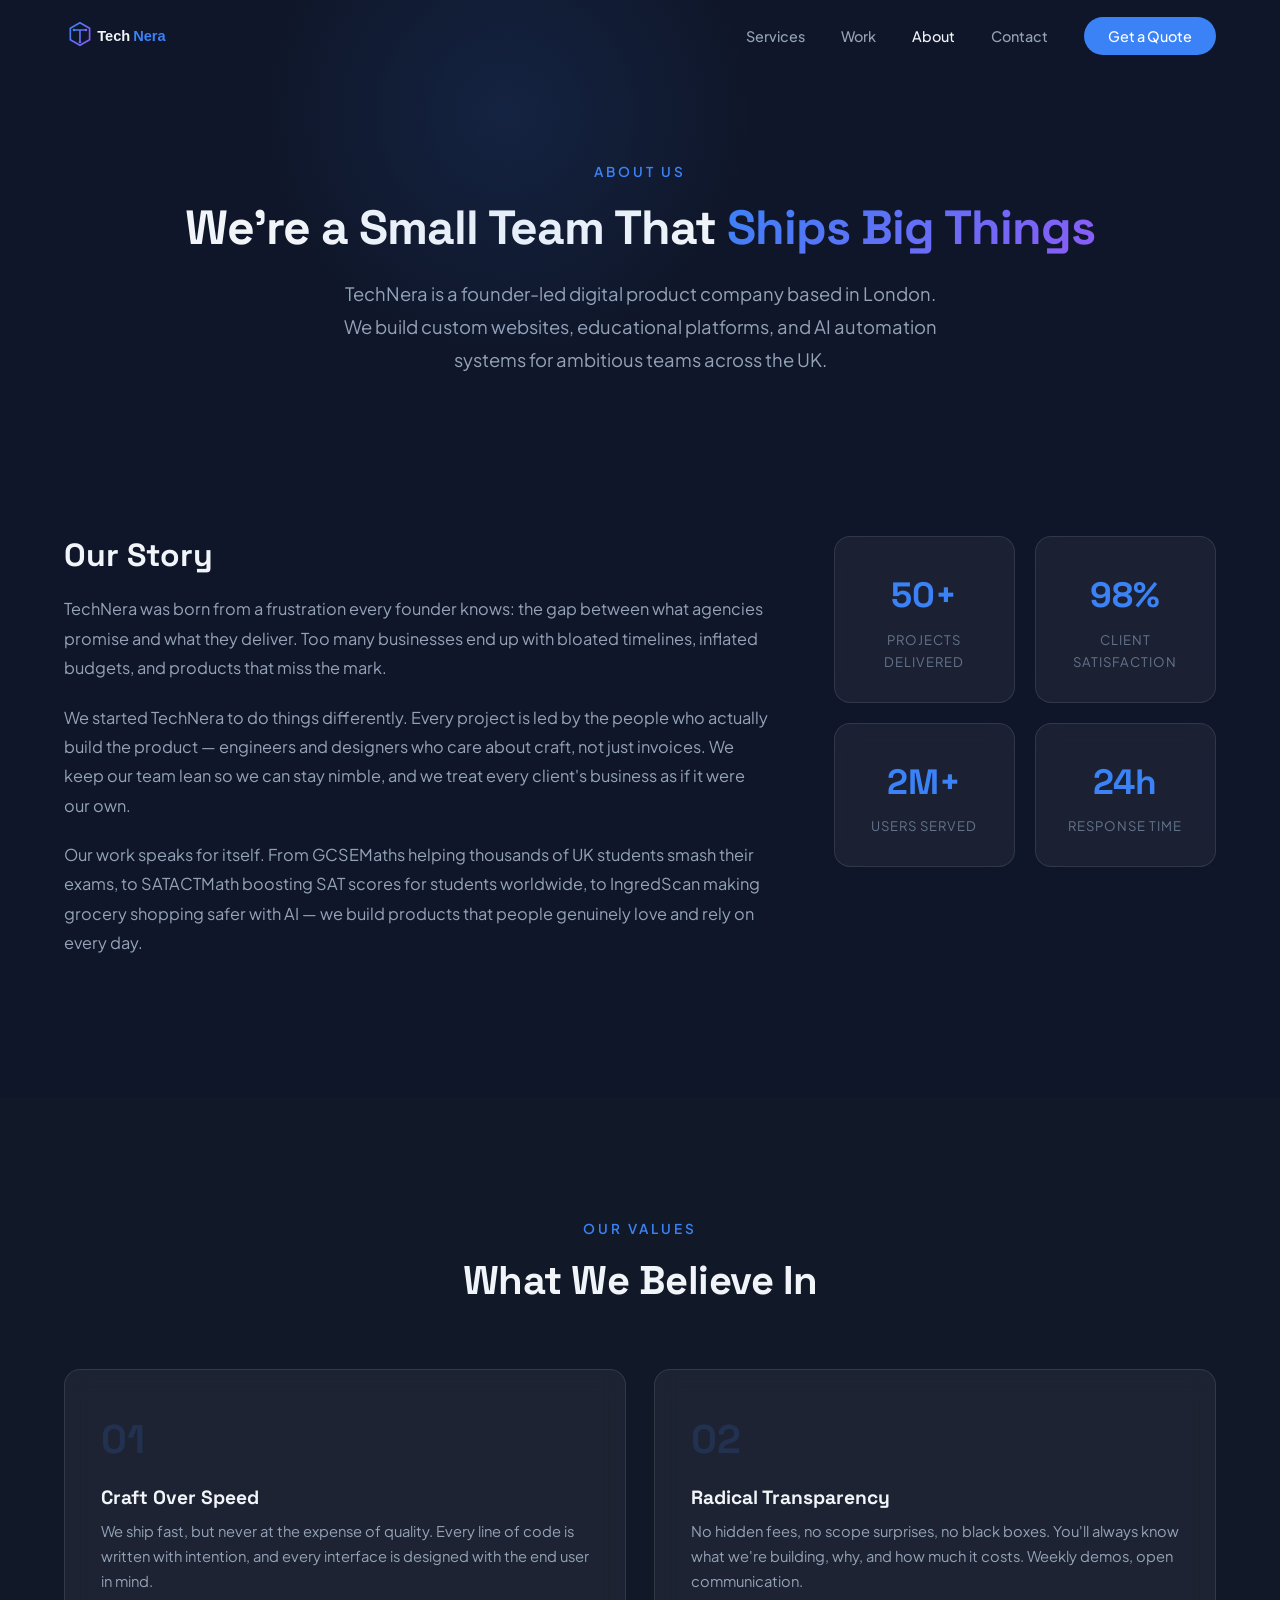
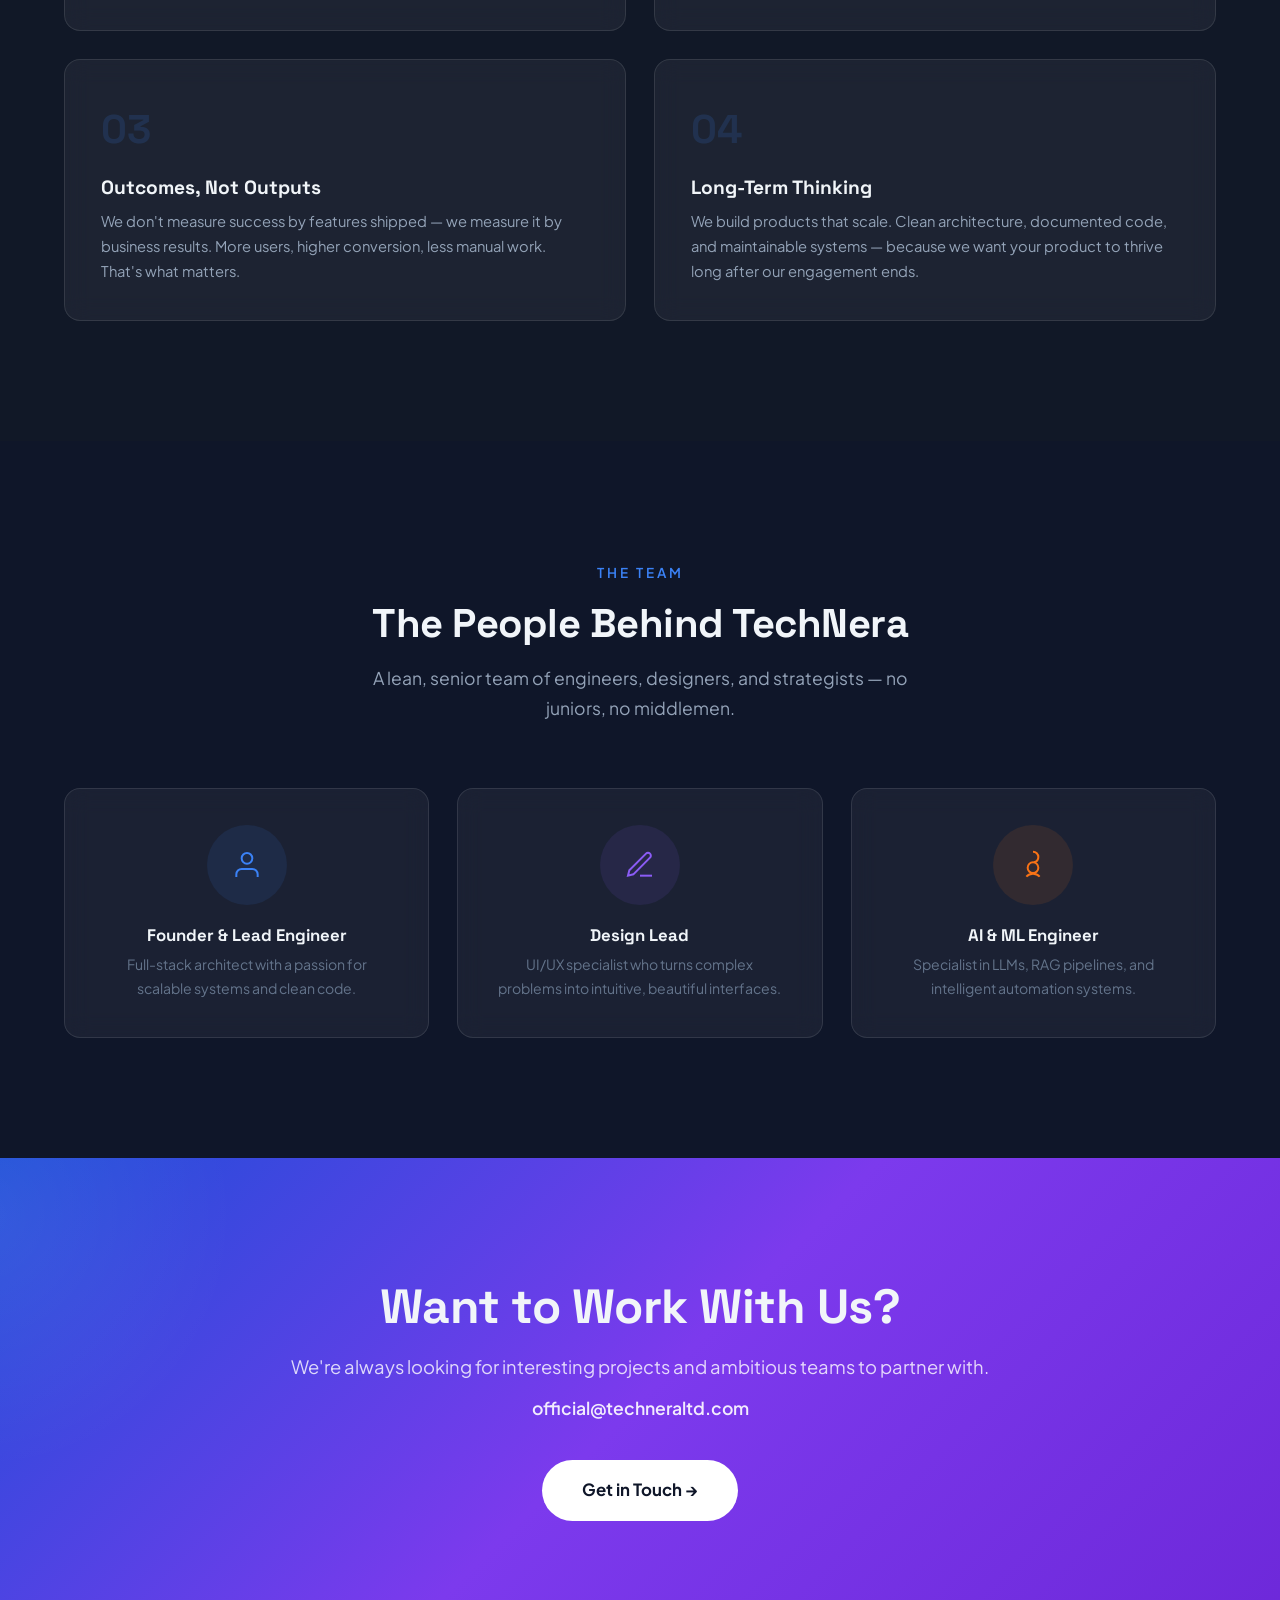
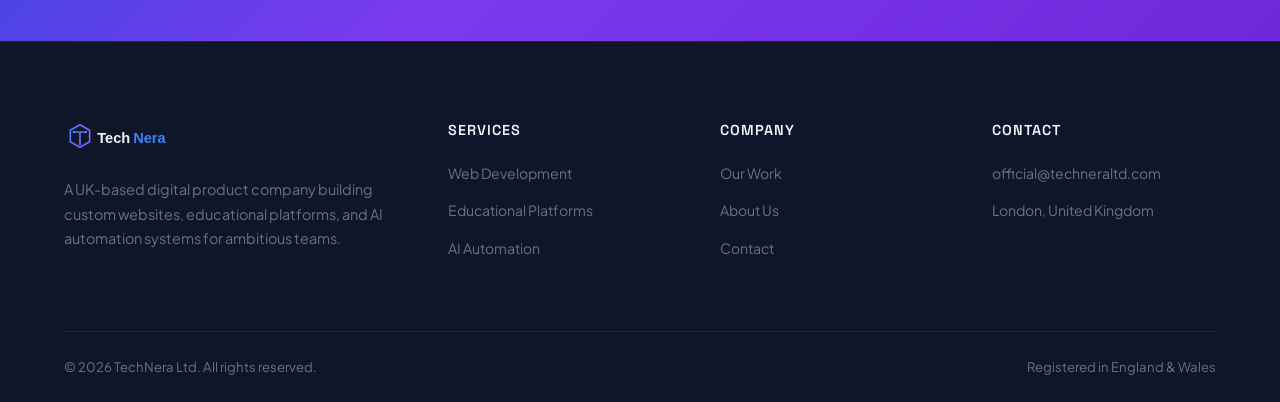
<file: about.html>
<!DOCTYPE html>
<html lang="en">
<head>
    <meta charset="UTF-8">
    <meta name="viewport" content="width=device-width, initial-scale=1.0">
    <title>About — TechNera Ltd</title>
    <meta name="description" content="Learn about TechNera Ltd — a founder-led UK digital product company building websites, educational platforms, and AI systems.">
    <link rel="preconnect" href="https://fonts.googleapis.com">
    <link rel="preconnect" href="https://fonts.gstatic.com" crossorigin>
    <link href="https://fonts.googleapis.com/css2?family=Plus+Jakarta+Sans:wght@400;500;600;700;800&family=Space+Grotesk:wght@500;600;700&display=swap" rel="stylesheet">
    <link rel="icon" type="image/svg+xml" href="favicon.svg">
    <link rel="stylesheet" href="styles.css">
</head>
<body>

    <!-- NAVIGATION -->
    <nav class="nav" id="nav">
        <div class="container">
            <a href="index.html" class="nav-logo"><img src="logo.svg" alt="TechNera" height="32"></a>
            <ul class="nav-links" id="navLinks">
                <li><a href="services.html">Services</a></li>
                <li><a href="work.html">Work</a></li>
                <li><a href="about.html" class="active">About</a></li>
                <li><a href="contact.html">Contact</a></li>
                <li><a href="contact.html" class="nav-cta">Get a Quote</a></li>
            </ul>
            <button class="mobile-toggle" id="mobileToggle" aria-label="Toggle navigation">
                <span></span><span></span><span></span>
            </button>
        </div>
    </nav>

    <!-- PAGE HERO -->
    <section class="page-hero">
        <div class="container">
            <span class="section-label">About Us</span>
            <h1>We're a Small Team That <span class="highlight">Ships Big Things</span></h1>
            <p class="page-hero-sub">TechNera is a founder-led digital product company based in London. We build custom websites, educational platforms, and AI automation systems for ambitious teams across the UK.</p>
        </div>
    </section>

    <!-- STORY -->
    <section class="about-story">
        <div class="container">
            <div class="story-grid reveal">
                <div class="story-content">
                    <h2>Our Story</h2>
                    <p>TechNera was born from a frustration every founder knows: the gap between what agencies promise and what they deliver. Too many businesses end up with bloated timelines, inflated budgets, and products that miss the mark.</p>
                    <p>We started TechNera to do things differently. Every project is led by the people who actually build the product — engineers and designers who care about craft, not just invoices. We keep our team lean so we can stay nimble, and we treat every client's business as if it were our own.</p>
                    <p>Our work speaks for itself. From GCSEMaths helping thousands of UK students smash their exams, to SATACTMath boosting SAT scores for students worldwide, to IngredScan making grocery shopping safer with AI — we build products that people genuinely love and rely on every day.</p>
                </div>
                <div class="story-stats">
                    <div class="stat-card reveal">
                        <div class="stat-number">50+</div>
                        <div class="stat-label">Projects Delivered</div>
                    </div>
                    <div class="stat-card reveal">
                        <div class="stat-number">98%</div>
                        <div class="stat-label">Client Satisfaction</div>
                    </div>
                    <div class="stat-card reveal">
                        <div class="stat-number">2M+</div>
                        <div class="stat-label">Users Served</div>
                    </div>
                    <div class="stat-card reveal">
                        <div class="stat-number">24h</div>
                        <div class="stat-label">Response Time</div>
                    </div>
                </div>
            </div>
        </div>
    </section>

    <!-- VALUES -->
    <section class="about-values">
        <div class="container">
            <div class="section-header reveal">
                <span class="section-label">Our Values</span>
                <h2>What We Believe In</h2>
            </div>
            <div class="values-grid">
                <div class="value-card reveal">
                    <div class="value-number">01</div>
                    <h3>Craft Over Speed</h3>
                    <p>We ship fast, but never at the expense of quality. Every line of code is written with intention, and every interface is designed with the end user in mind.</p>
                </div>
                <div class="value-card reveal">
                    <div class="value-number">02</div>
                    <h3>Radical Transparency</h3>
                    <p>No hidden fees, no scope surprises, no black boxes. You'll always know what we're building, why, and how much it costs. Weekly demos, open communication.</p>
                </div>
                <div class="value-card reveal">
                    <div class="value-number">03</div>
                    <h3>Outcomes, Not Outputs</h3>
                    <p>We don't measure success by features shipped — we measure it by business results. More users, higher conversion, less manual work. That's what matters.</p>
                </div>
                <div class="value-card reveal">
                    <div class="value-number">04</div>
                    <h3>Long-Term Thinking</h3>
                    <p>We build products that scale. Clean architecture, documented code, and maintainable systems — because we want your product to thrive long after our engagement ends.</p>
                </div>
            </div>
        </div>
    </section>

    <!-- TEAM -->
    <section class="about-team">
        <div class="container">
            <div class="section-header reveal">
                <span class="section-label">The Team</span>
                <h2>The People Behind TechNera</h2>
                <p>A lean, senior team of engineers, designers, and strategists — no juniors, no middlemen.</p>
            </div>
            <div class="team-grid">
                <div class="team-card reveal">
                    <div class="team-avatar">
                        <div class="avatar-placeholder">
                            <svg width="32" height="32" viewBox="0 0 24 24" fill="none" stroke="#3b82f6" stroke-width="1.5"><path d="M20 21v-2a4 4 0 0 0-4-4H8a4 4 0 0 0-4 4v2"/><circle cx="12" cy="7" r="4"/></svg>
                        </div>
                    </div>
                    <h4>Founder & Lead Engineer</h4>
                    <p>Full-stack architect with a passion for scalable systems and clean code.</p>
                </div>
                <div class="team-card reveal">
                    <div class="team-avatar">
                        <div class="avatar-placeholder purple">
                            <svg width="32" height="32" viewBox="0 0 24 24" fill="none" stroke="#8b5cf6" stroke-width="1.5"><path d="M12 20h9"/><path d="M16.5 3.5a2.121 2.121 0 0 1 3 3L7 19l-4 1 1-4L16.5 3.5z"/></svg>
                        </div>
                    </div>
                    <h4>Design Lead</h4>
                    <p>UI/UX specialist who turns complex problems into intuitive, beautiful interfaces.</p>
                </div>
                <div class="team-card reveal">
                    <div class="team-avatar">
                        <div class="avatar-placeholder coral">
                            <svg width="32" height="32" viewBox="0 0 24 24" fill="none" stroke="#f97316" stroke-width="1.5"><path d="M12 2a4 4 0 0 1 4 4c0 1.95-1.4 3.58-3.25 3.93"/><circle cx="12" cy="14" r="4"/><path d="M7 20.7a7 7 0 0 1 10 0"/></svg>
                        </div>
                    </div>
                    <h4>AI & ML Engineer</h4>
                    <p>Specialist in LLMs, RAG pipelines, and intelligent automation systems.</p>
                </div>
            </div>
        </div>
    </section>

    <!-- CTA -->
    <section class="contact-cta">
        <div class="container">
            <h2>Want to Work With Us?</h2>
            <p>We're always looking for interesting projects and ambitious teams to partner with.</p>
            <a href="mailto:official@techneraltd.com" class="contact-email">official@techneraltd.com</a>
            <a href="contact.html" class="btn-white">Get in Touch &rarr;</a>
        </div>
    </section>

    <!-- FOOTER -->
    <footer class="footer">
        <div class="container">
            <div class="footer-grid">
                <div class="footer-brand">
                    <a href="index.html" class="nav-logo"><img src="logo.svg" alt="TechNera" height="32"></a>
                    <p>A UK-based digital product company building custom websites, educational platforms, and AI automation systems for ambitious teams.</p>
                </div>
                <div class="footer-col">
                    <h4>Services</h4>
                    <ul>
                        <li><a href="services.html#web">Web Development</a></li>
                        <li><a href="services.html#education">Educational Platforms</a></li>
                        <li><a href="services.html#ai">AI Automation</a></li>
                    </ul>
                </div>
                <div class="footer-col">
                    <h4>Company</h4>
                    <ul>
                        <li><a href="work.html">Our Work</a></li>
                        <li><a href="about.html">About Us</a></li>
                        <li><a href="contact.html">Contact</a></li>
                    </ul>
                </div>
                <div class="footer-col">
                    <h4>Contact</h4>
                    <ul>
                        <li><a href="mailto:official@techneraltd.com">official@techneraltd.com</a></li>
                        <li><a href="#">London, United Kingdom</a></li>
                    </ul>
                </div>
            </div>
            <div class="footer-bottom">
                <span>&copy; 2026 TechNera Ltd. All rights reserved.</span>
                <span>Registered in England & Wales</span>
            </div>
        </div>
    </footer>

    <script src="main.js"></script>
</body>
</html>
</file>
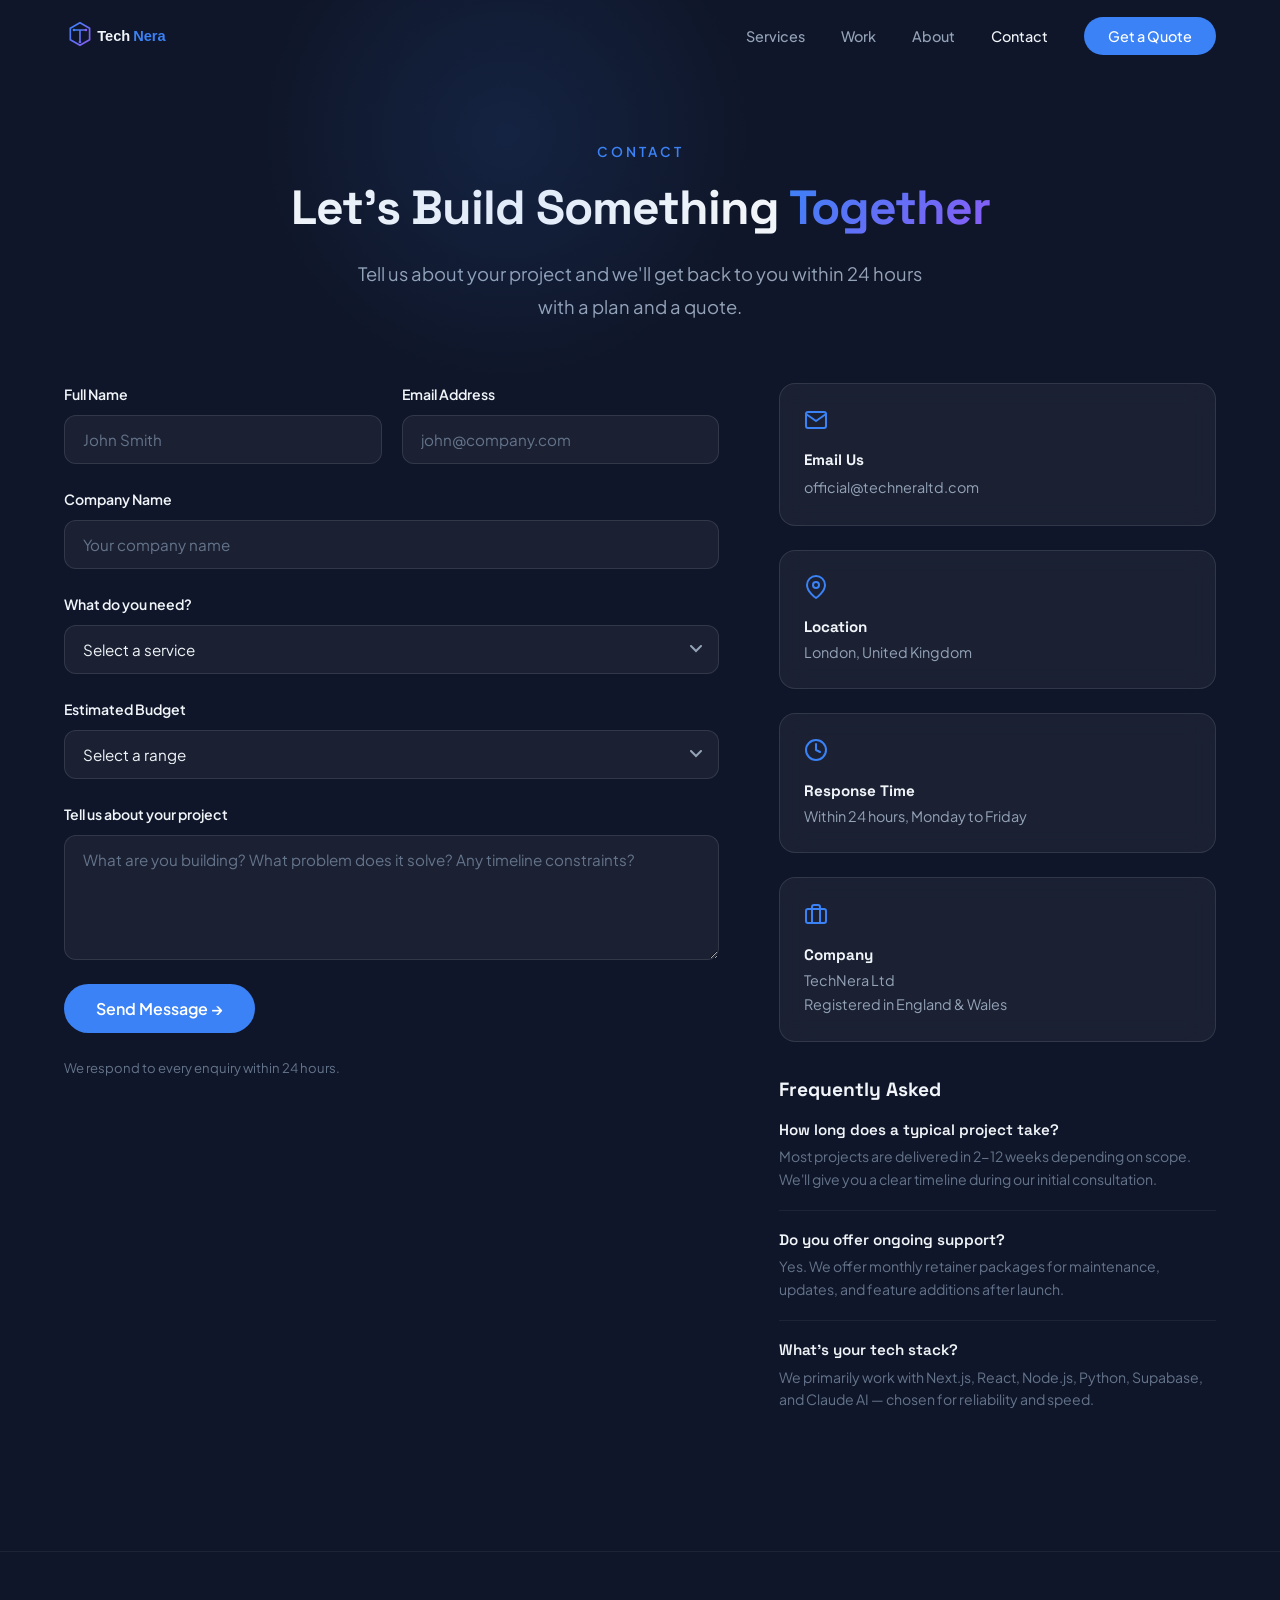
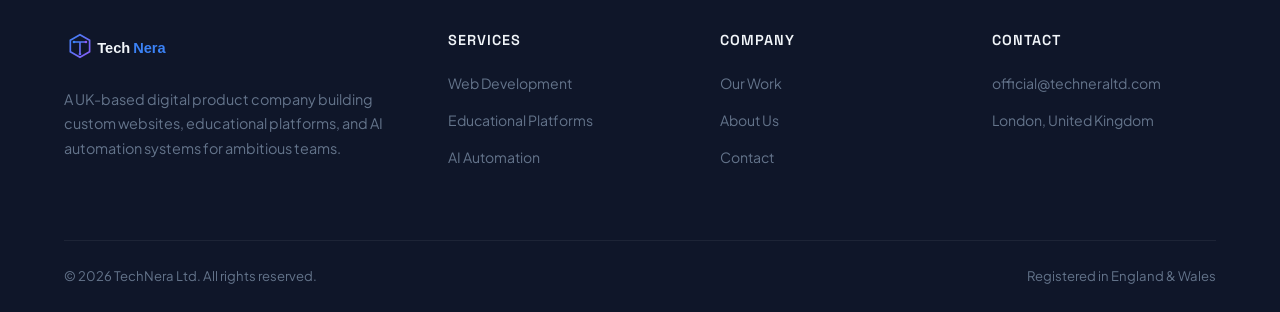
<file: contact.html>
<!DOCTYPE html>
<html lang="en">
<head>
    <meta charset="UTF-8">
    <meta name="viewport" content="width=device-width, initial-scale=1.0">
    <title>Contact — TechNera Ltd</title>
    <meta name="description" content="Get in touch with TechNera Ltd. Tell us about your project and we'll respond within 24 hours.">
    <link rel="preconnect" href="https://fonts.googleapis.com">
    <link rel="preconnect" href="https://fonts.gstatic.com" crossorigin>
    <link href="https://fonts.googleapis.com/css2?family=Plus+Jakarta+Sans:wght@400;500;600;700;800&family=Space+Grotesk:wght@500;600;700&display=swap" rel="stylesheet">
    <link rel="icon" type="image/svg+xml" href="favicon.svg">
    <link rel="stylesheet" href="styles.css">
</head>
<body>

    <!-- NAVIGATION -->
    <nav class="nav" id="nav">
        <div class="container">
            <a href="index.html" class="nav-logo"><img src="logo.svg" alt="TechNera" height="32"></a>
            <ul class="nav-links" id="navLinks">
                <li><a href="services.html">Services</a></li>
                <li><a href="work.html">Work</a></li>
                <li><a href="about.html">About</a></li>
                <li><a href="contact.html" class="active">Contact</a></li>
                <li><a href="contact.html" class="nav-cta">Get a Quote</a></li>
            </ul>
            <button class="mobile-toggle" id="mobileToggle" aria-label="Toggle navigation">
                <span></span><span></span><span></span>
            </button>
        </div>
    </nav>

    <!-- PAGE HERO -->
    <section class="page-hero compact">
        <div class="container">
            <span class="section-label">Contact</span>
            <h1>Let's Build Something <span class="highlight">Together</span></h1>
            <p class="page-hero-sub">Tell us about your project and we'll get back to you within 24 hours with a plan and a quote.</p>
        </div>
    </section>

    <!-- CONTACT SECTION -->
    <section class="contact-section">
        <div class="container">
            <div class="contact-grid">
                <!-- Contact Form -->
                <div class="contact-form-wrapper reveal">
                    <form class="contact-form" id="contactForm">
                        <div class="form-row">
                            <div class="form-group">
                                <label for="name">Full Name</label>
                                <input type="text" id="name" name="name" placeholder="John Smith" required>
                            </div>
                            <div class="form-group">
                                <label for="email">Email Address</label>
                                <input type="email" id="email" name="email" placeholder="john@company.com" required>
                            </div>
                        </div>
                        <div class="form-group">
                            <label for="company">Company Name</label>
                            <input type="text" id="company" name="company" placeholder="Your company name">
                        </div>
                        <div class="form-group">
                            <label for="service">What do you need?</label>
                            <select id="service" name="service" required>
                                <option value="" disabled selected>Select a service</option>
                                <option value="web">Web & App Development</option>
                                <option value="education">Educational Platform</option>
                                <option value="ai">AI Automation</option>
                                <option value="consulting">Consulting / Advisory</option>
                                <option value="other">Something Else</option>
                            </select>
                        </div>
                        <div class="form-group">
                            <label for="budget">Estimated Budget</label>
                            <select id="budget" name="budget">
                                <option value="" disabled selected>Select a range</option>
                                <option value="2500-5000">&pound;2,500 - &pound;5,000</option>
                                <option value="5000-10000">&pound;5,000 - &pound;10,000</option>
                                <option value="10000-25000">&pound;10,000 - &pound;25,000</option>
                                <option value="25000+">&pound;25,000+</option>
                                <option value="unsure">Not sure yet</option>
                            </select>
                        </div>
                        <div class="form-group">
                            <label for="message">Tell us about your project</label>
                            <textarea id="message" name="message" rows="5" placeholder="What are you building? What problem does it solve? Any timeline constraints?" required></textarea>
                        </div>
                        <button type="submit" class="btn-primary form-submit">Send Message &rarr;</button>
                        <p class="form-note">We respond to every enquiry within 24 hours.</p>
                    </form>
                    <div class="form-success" id="formSuccess" style="display: none;">
                        <div class="success-icon">
                            <svg width="48" height="48" viewBox="0 0 24 24" fill="none" stroke="#10b981" stroke-width="2"><path d="M22 11.08V12a10 10 0 1 1-5.93-9.14"/><polyline points="22 4 12 14.01 9 11.01"/></svg>
                        </div>
                        <h3>Message Sent!</h3>
                        <p>Thanks for reaching out. We'll review your project details and get back to you within 24 hours.</p>
                    </div>
                </div>

                <!-- Contact Info -->
                <div class="contact-info reveal">
                    <div class="contact-info-card">
                        <div class="contact-info-icon">
                            <svg width="24" height="24" viewBox="0 0 24 24" fill="none" stroke="#3b82f6" stroke-width="2" stroke-linecap="round" stroke-linejoin="round"><path d="M4 4h16c1.1 0 2 .9 2 2v12c0 1.1-.9 2-2 2H4c-1.1 0-2-.9-2-2V6c0-1.1.9-2 2-2z"/><polyline points="22,6 12,13 2,6"/></svg>
                        </div>
                        <h4>Email Us</h4>
                        <a href="mailto:official@techneraltd.com">official@techneraltd.com</a>
                    </div>
                    <div class="contact-info-card">
                        <div class="contact-info-icon">
                            <svg width="24" height="24" viewBox="0 0 24 24" fill="none" stroke="#3b82f6" stroke-width="2" stroke-linecap="round" stroke-linejoin="round"><path d="M21 10c0 7-9 13-9 13s-9-6-9-13a9 9 0 0 1 18 0z"/><circle cx="12" cy="10" r="3"/></svg>
                        </div>
                        <h4>Location</h4>
                        <p>London, United Kingdom</p>
                    </div>
                    <div class="contact-info-card">
                        <div class="contact-info-icon">
                            <svg width="24" height="24" viewBox="0 0 24 24" fill="none" stroke="#3b82f6" stroke-width="2" stroke-linecap="round" stroke-linejoin="round"><circle cx="12" cy="12" r="10"/><polyline points="12 6 12 12 16 14"/></svg>
                        </div>
                        <h4>Response Time</h4>
                        <p>Within 24 hours, Monday to Friday</p>
                    </div>
                    <div class="contact-info-card">
                        <div class="contact-info-icon">
                            <svg width="24" height="24" viewBox="0 0 24 24" fill="none" stroke="#3b82f6" stroke-width="2" stroke-linecap="round" stroke-linejoin="round"><rect x="2" y="7" width="20" height="14" rx="2" ry="2"/><path d="M16 21V5a2 2 0 0 0-2-2h-4a2 2 0 0 0-2 2v16"/></svg>
                        </div>
                        <h4>Company</h4>
                        <p>TechNera Ltd<br>Registered in England & Wales</p>
                    </div>

                    <div class="faq-section">
                        <h3>Frequently Asked</h3>
                        <div class="faq-item">
                            <h4>How long does a typical project take?</h4>
                            <p>Most projects are delivered in 2-12 weeks depending on scope. We'll give you a clear timeline during our initial consultation.</p>
                        </div>
                        <div class="faq-item">
                            <h4>Do you offer ongoing support?</h4>
                            <p>Yes. We offer monthly retainer packages for maintenance, updates, and feature additions after launch.</p>
                        </div>
                        <div class="faq-item">
                            <h4>What's your tech stack?</h4>
                            <p>We primarily work with Next.js, React, Node.js, Python, Supabase, and Claude AI — chosen for reliability and speed.</p>
                        </div>
                    </div>
                </div>
            </div>
        </div>
    </section>

    <!-- FOOTER -->
    <footer class="footer">
        <div class="container">
            <div class="footer-grid">
                <div class="footer-brand">
                    <a href="index.html" class="nav-logo"><img src="logo.svg" alt="TechNera" height="32"></a>
                    <p>A UK-based digital product company building custom websites, educational platforms, and AI automation systems for ambitious teams.</p>
                </div>
                <div class="footer-col">
                    <h4>Services</h4>
                    <ul>
                        <li><a href="services.html#web">Web Development</a></li>
                        <li><a href="services.html#education">Educational Platforms</a></li>
                        <li><a href="services.html#ai">AI Automation</a></li>
                    </ul>
                </div>
                <div class="footer-col">
                    <h4>Company</h4>
                    <ul>
                        <li><a href="work.html">Our Work</a></li>
                        <li><a href="about.html">About Us</a></li>
                        <li><a href="contact.html">Contact</a></li>
                    </ul>
                </div>
                <div class="footer-col">
                    <h4>Contact</h4>
                    <ul>
                        <li><a href="mailto:official@techneraltd.com">official@techneraltd.com</a></li>
                        <li><a href="#">London, United Kingdom</a></li>
                    </ul>
                </div>
            </div>
            <div class="footer-bottom">
                <span>&copy; 2026 TechNera Ltd. All rights reserved.</span>
                <span>Registered in England & Wales</span>
            </div>
        </div>
    </footer>

    <script src="main.js"></script>
    <script>
        var form = document.getElementById('contactForm');
        var success = document.getElementById('formSuccess');
        if (form) {
            form.addEventListener('submit', function(e) {
                e.preventDefault();
                form.style.display = 'none';
                success.style.display = 'block';
            });
        }
    </script>
</body>
</html>
</file>
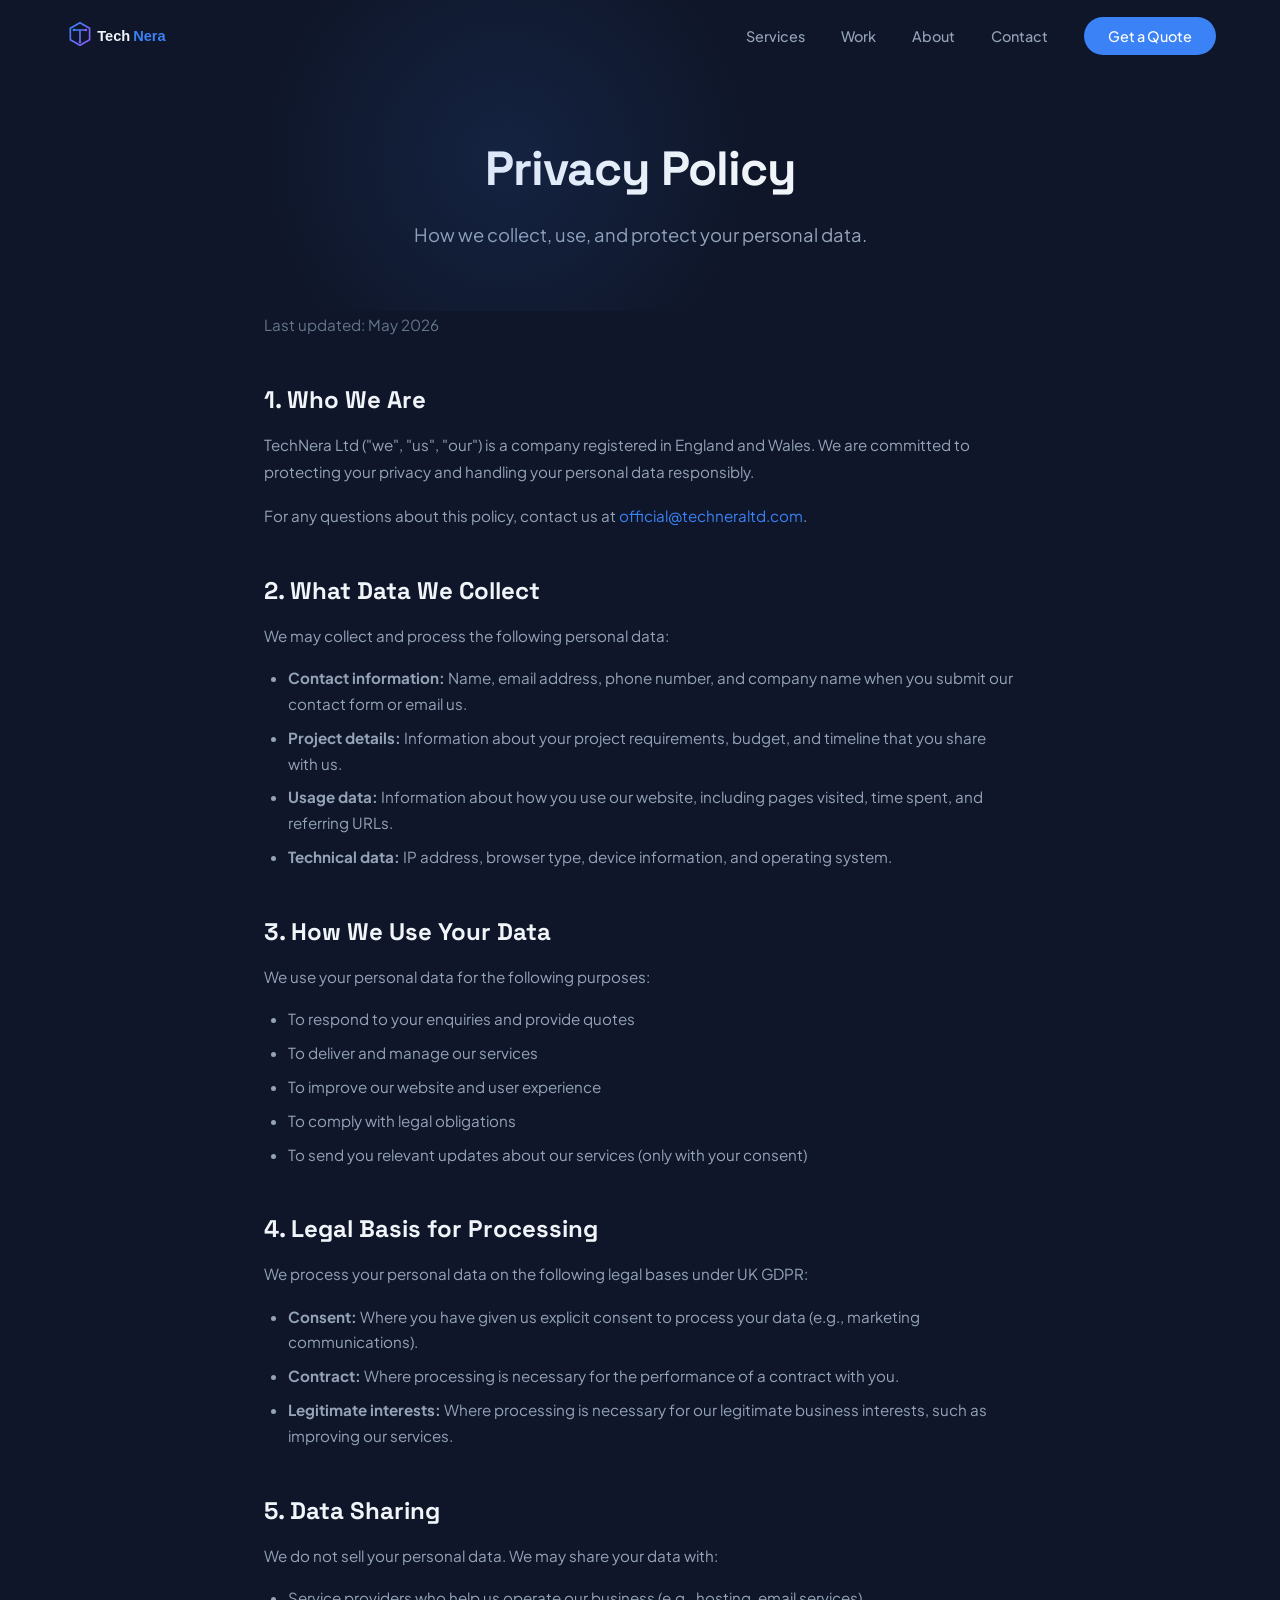
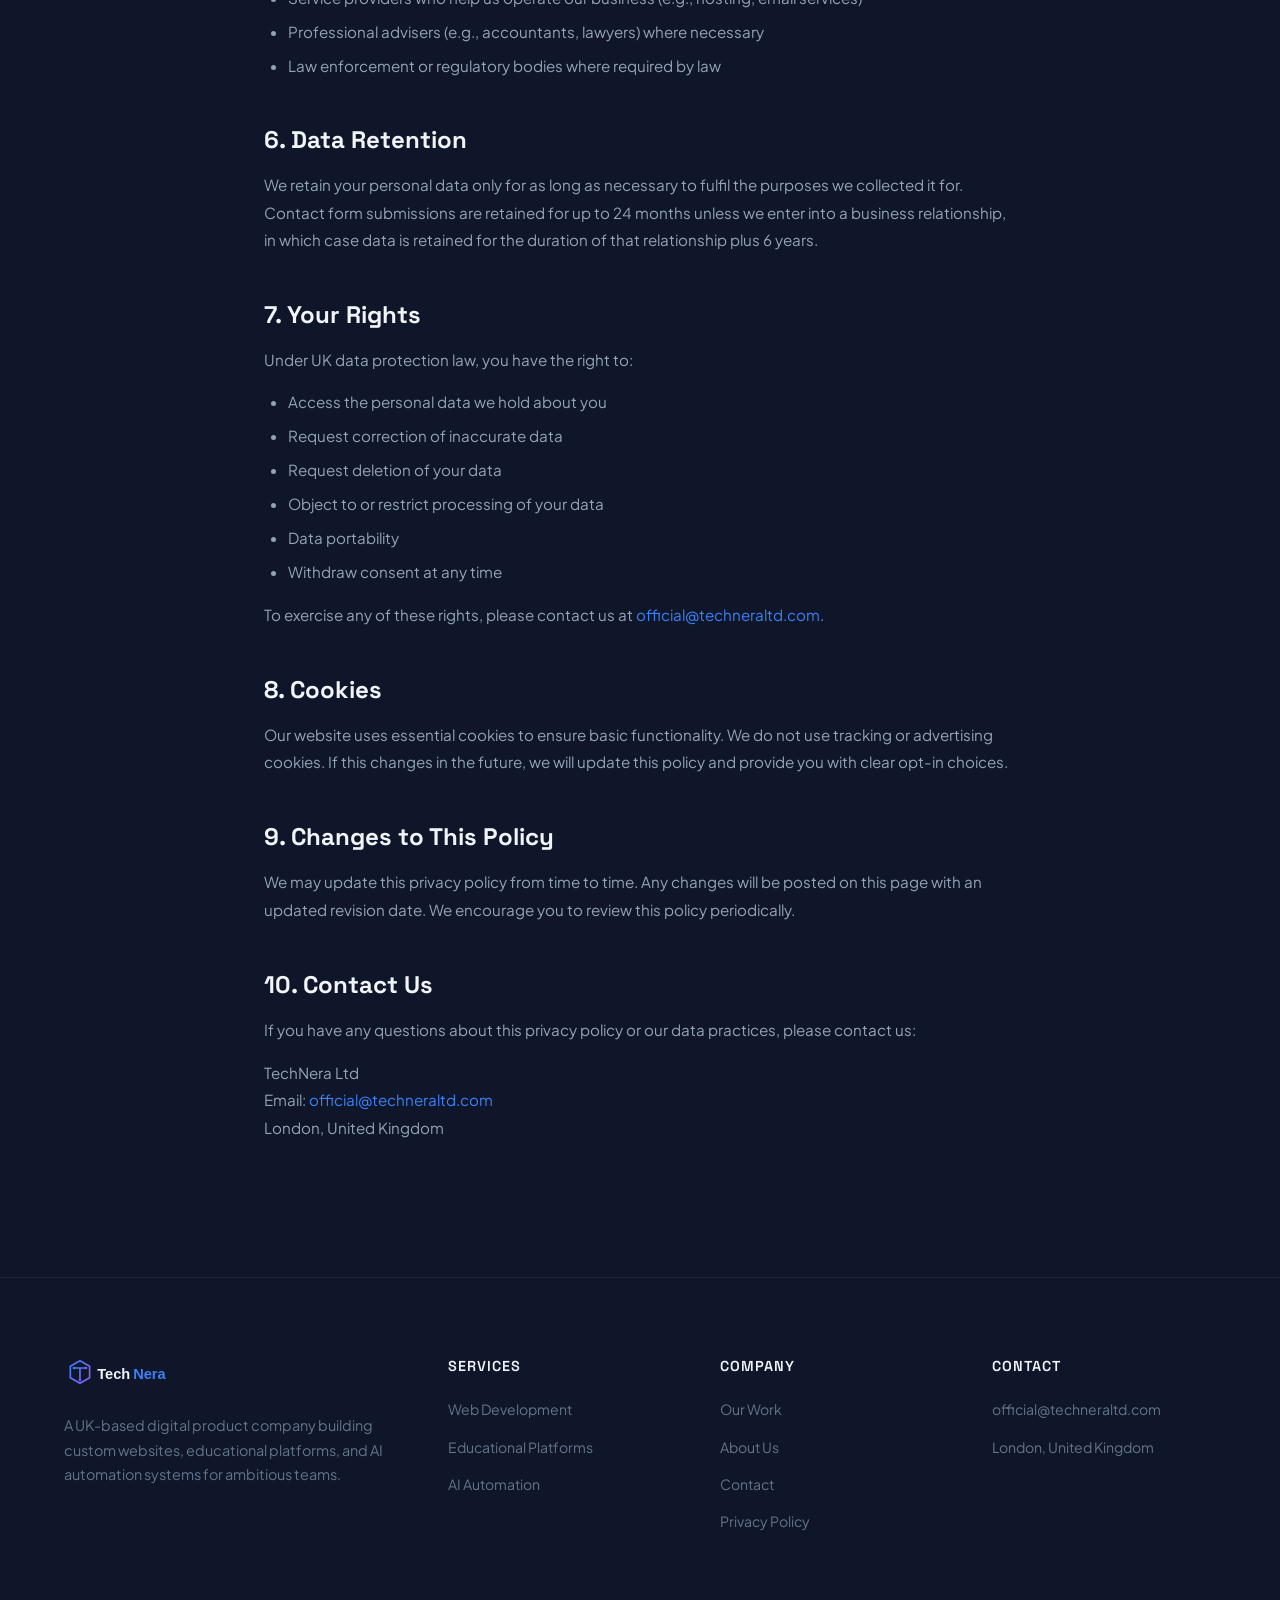
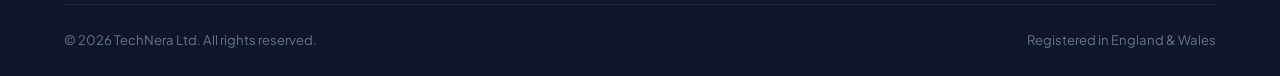
<file: privacy.html>
<!DOCTYPE html>
<html lang="en">
<head>
    <meta charset="UTF-8">
    <meta name="viewport" content="width=device-width, initial-scale=1.0">
    <title>Privacy Policy — TechNera Ltd</title>
    <meta name="description" content="TechNera Ltd privacy policy. How we collect, use, and protect your personal data.">
    <link rel="preconnect" href="https://fonts.googleapis.com">
    <link rel="preconnect" href="https://fonts.gstatic.com" crossorigin>
    <link href="https://fonts.googleapis.com/css2?family=Plus+Jakarta+Sans:wght@400;500;600;700;800&family=Space+Grotesk:wght@500;600;700&display=swap" rel="stylesheet">
    <link rel="icon" type="image/svg+xml" href="favicon.svg">
    <link rel="stylesheet" href="styles.css">
    <style>
        .legal-content {
            padding: 0 0 120px;
        }
        .legal-content .container {
            max-width: 800px;
        }
        .legal-content h2 {
            font-size: 1.5rem;
            margin: 48px 0 16px;
        }
        .legal-content h3 {
            font-size: 1.15rem;
            margin: 32px 0 12px;
        }
        .legal-content p {
            margin-bottom: 16px;
            font-size: 0.95rem;
            line-height: 1.8;
        }
        .legal-content ul {
            margin-bottom: 16px;
            padding-left: 24px;
        }
        .legal-content ul li {
            margin-bottom: 8px;
            font-size: 0.95rem;
            line-height: 1.7;
        }
        .legal-date {
            font-size: 0.88rem;
            color: var(--text-muted);
            margin-bottom: 40px;
        }
    </style>
</head>
<body>

    <!-- NAVIGATION -->
    <nav class="nav" id="nav">
        <div class="container">
            <a href="index.html" class="nav-logo"><img src="logo.svg" alt="TechNera" height="32"></a>
            <ul class="nav-links" id="navLinks">
                <li><a href="services.html">Services</a></li>
                <li><a href="work.html">Work</a></li>
                <li><a href="about.html">About</a></li>
                <li><a href="contact.html">Contact</a></li>
                <li><a href="contact.html" class="nav-cta">Get a Quote</a></li>
            </ul>
            <button class="mobile-toggle" id="mobileToggle" aria-label="Toggle navigation">
                <span></span><span></span><span></span>
            </button>
        </div>
    </nav>

    <!-- PAGE HERO -->
    <section class="page-hero compact">
        <div class="container">
            <h1>Privacy Policy</h1>
            <p class="page-hero-sub">How we collect, use, and protect your personal data.</p>
        </div>
    </section>

    <!-- LEGAL CONTENT -->
    <section class="legal-content">
        <div class="container">
            <p class="legal-date">Last updated: May 2026</p>

            <h2>1. Who We Are</h2>
            <p>TechNera Ltd ("we", "us", "our") is a company registered in England and Wales. We are committed to protecting your privacy and handling your personal data responsibly.</p>
            <p>For any questions about this policy, contact us at <a href="mailto:official@techneraltd.com" style="color: var(--accent-blue)">official@techneraltd.com</a>.</p>

            <h2>2. What Data We Collect</h2>
            <p>We may collect and process the following personal data:</p>
            <ul>
                <li><strong>Contact information:</strong> Name, email address, phone number, and company name when you submit our contact form or email us.</li>
                <li><strong>Project details:</strong> Information about your project requirements, budget, and timeline that you share with us.</li>
                <li><strong>Usage data:</strong> Information about how you use our website, including pages visited, time spent, and referring URLs.</li>
                <li><strong>Technical data:</strong> IP address, browser type, device information, and operating system.</li>
            </ul>

            <h2>3. How We Use Your Data</h2>
            <p>We use your personal data for the following purposes:</p>
            <ul>
                <li>To respond to your enquiries and provide quotes</li>
                <li>To deliver and manage our services</li>
                <li>To improve our website and user experience</li>
                <li>To comply with legal obligations</li>
                <li>To send you relevant updates about our services (only with your consent)</li>
            </ul>

            <h2>4. Legal Basis for Processing</h2>
            <p>We process your personal data on the following legal bases under UK GDPR:</p>
            <ul>
                <li><strong>Consent:</strong> Where you have given us explicit consent to process your data (e.g., marketing communications).</li>
                <li><strong>Contract:</strong> Where processing is necessary for the performance of a contract with you.</li>
                <li><strong>Legitimate interests:</strong> Where processing is necessary for our legitimate business interests, such as improving our services.</li>
            </ul>

            <h2>5. Data Sharing</h2>
            <p>We do not sell your personal data. We may share your data with:</p>
            <ul>
                <li>Service providers who help us operate our business (e.g., hosting, email services)</li>
                <li>Professional advisers (e.g., accountants, lawyers) where necessary</li>
                <li>Law enforcement or regulatory bodies where required by law</li>
            </ul>

            <h2>6. Data Retention</h2>
            <p>We retain your personal data only for as long as necessary to fulfil the purposes we collected it for. Contact form submissions are retained for up to 24 months unless we enter into a business relationship, in which case data is retained for the duration of that relationship plus 6 years.</p>

            <h2>7. Your Rights</h2>
            <p>Under UK data protection law, you have the right to:</p>
            <ul>
                <li>Access the personal data we hold about you</li>
                <li>Request correction of inaccurate data</li>
                <li>Request deletion of your data</li>
                <li>Object to or restrict processing of your data</li>
                <li>Data portability</li>
                <li>Withdraw consent at any time</li>
            </ul>
            <p>To exercise any of these rights, please contact us at <a href="mailto:official@techneraltd.com" style="color: var(--accent-blue)">official@techneraltd.com</a>.</p>

            <h2>8. Cookies</h2>
            <p>Our website uses essential cookies to ensure basic functionality. We do not use tracking or advertising cookies. If this changes in the future, we will update this policy and provide you with clear opt-in choices.</p>

            <h2>9. Changes to This Policy</h2>
            <p>We may update this privacy policy from time to time. Any changes will be posted on this page with an updated revision date. We encourage you to review this policy periodically.</p>

            <h2>10. Contact Us</h2>
            <p>If you have any questions about this privacy policy or our data practices, please contact us:</p>
            <p>
                TechNera Ltd<br>
                Email: <a href="mailto:official@techneraltd.com" style="color: var(--accent-blue)">official@techneraltd.com</a><br>
                London, United Kingdom
            </p>
        </div>
    </section>

    <!-- FOOTER -->
    <footer class="footer">
        <div class="container">
            <div class="footer-grid">
                <div class="footer-brand">
                    <a href="index.html" class="nav-logo"><img src="logo.svg" alt="TechNera" height="32"></a>
                    <p>A UK-based digital product company building custom websites, educational platforms, and AI automation systems for ambitious teams.</p>
                </div>
                <div class="footer-col">
                    <h4>Services</h4>
                    <ul>
                        <li><a href="services.html#web">Web Development</a></li>
                        <li><a href="services.html#education">Educational Platforms</a></li>
                        <li><a href="services.html#ai">AI Automation</a></li>
                    </ul>
                </div>
                <div class="footer-col">
                    <h4>Company</h4>
                    <ul>
                        <li><a href="work.html">Our Work</a></li>
                        <li><a href="about.html">About Us</a></li>
                        <li><a href="contact.html">Contact</a></li>
                        <li><a href="privacy.html">Privacy Policy</a></li>
                    </ul>
                </div>
                <div class="footer-col">
                    <h4>Contact</h4>
                    <ul>
                        <li><a href="mailto:official@techneraltd.com">official@techneraltd.com</a></li>
                        <li><a href="#">London, United Kingdom</a></li>
                    </ul>
                </div>
            </div>
            <div class="footer-bottom">
                <span>&copy; 2026 TechNera Ltd. All rights reserved.</span>
                <span>Registered in England & Wales</span>
            </div>
        </div>
    </footer>

    <script src="main.js"></script>
</body>
</html>
</file>
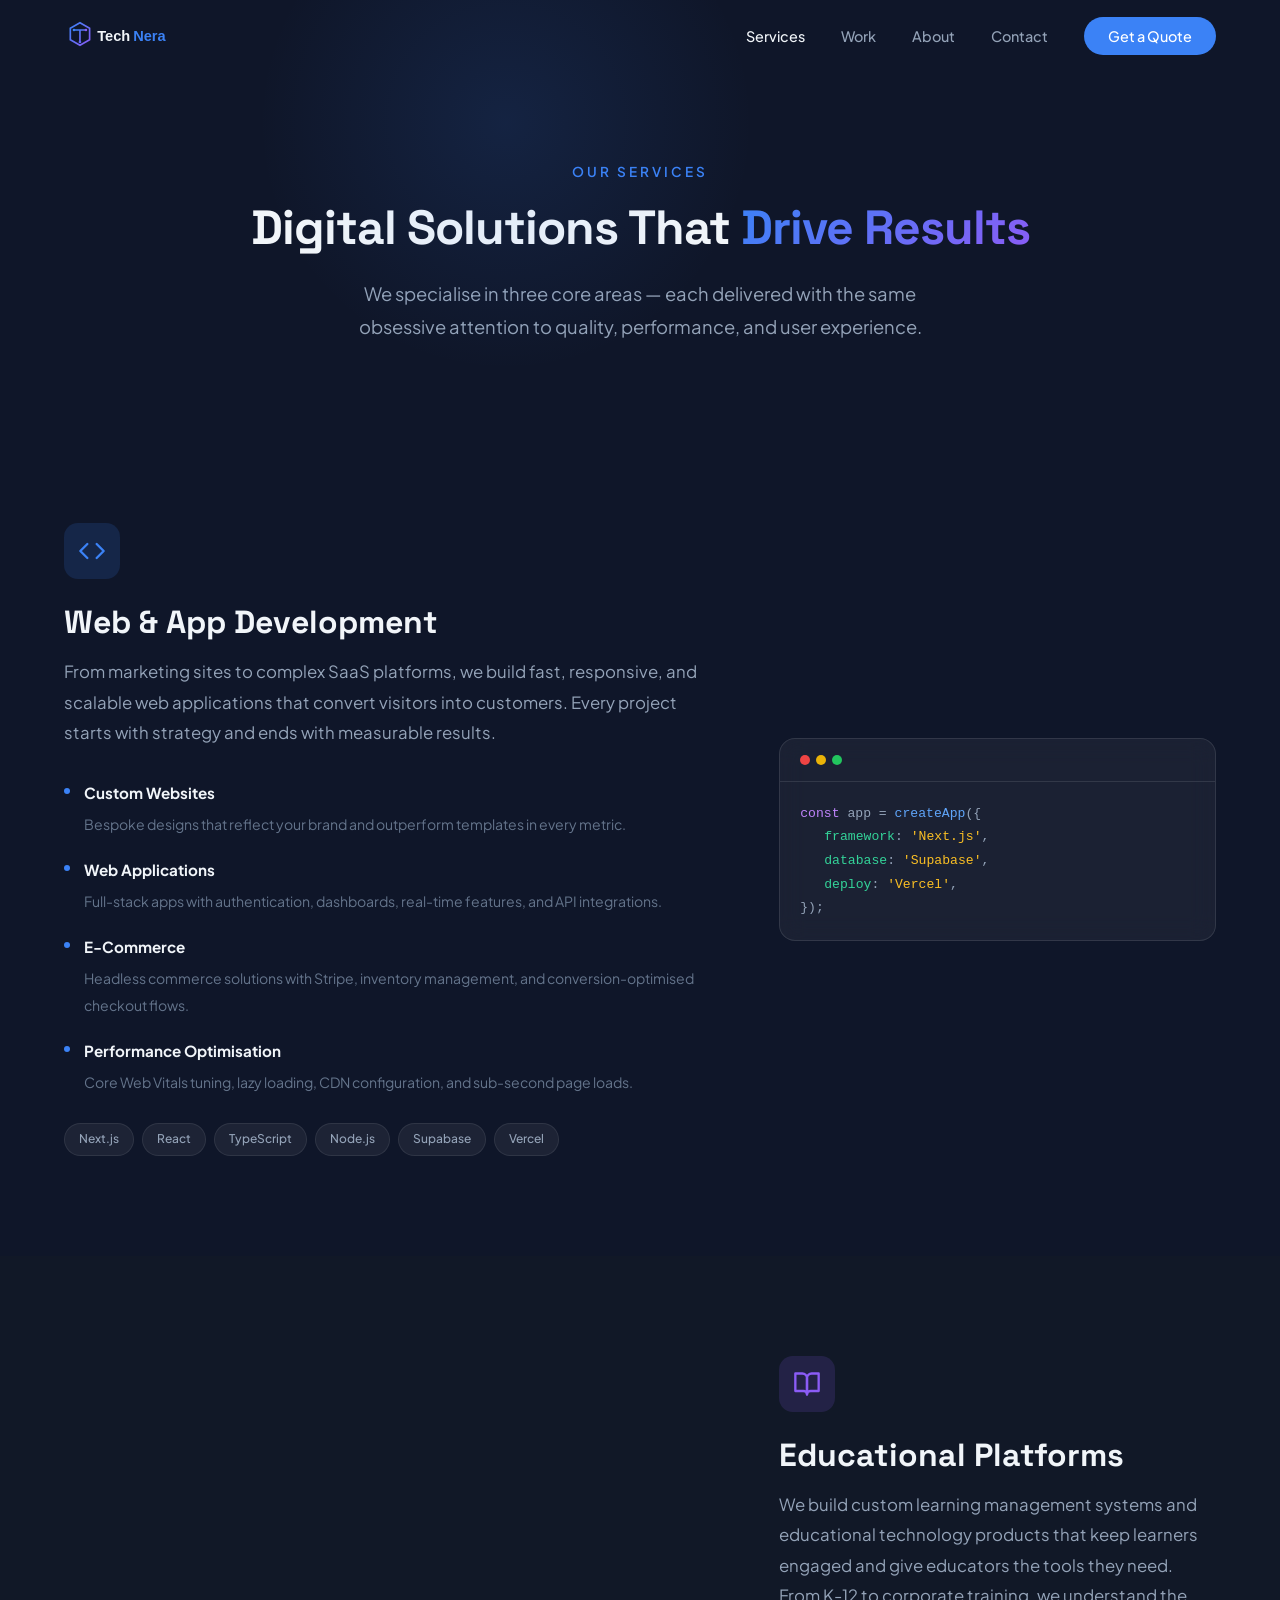
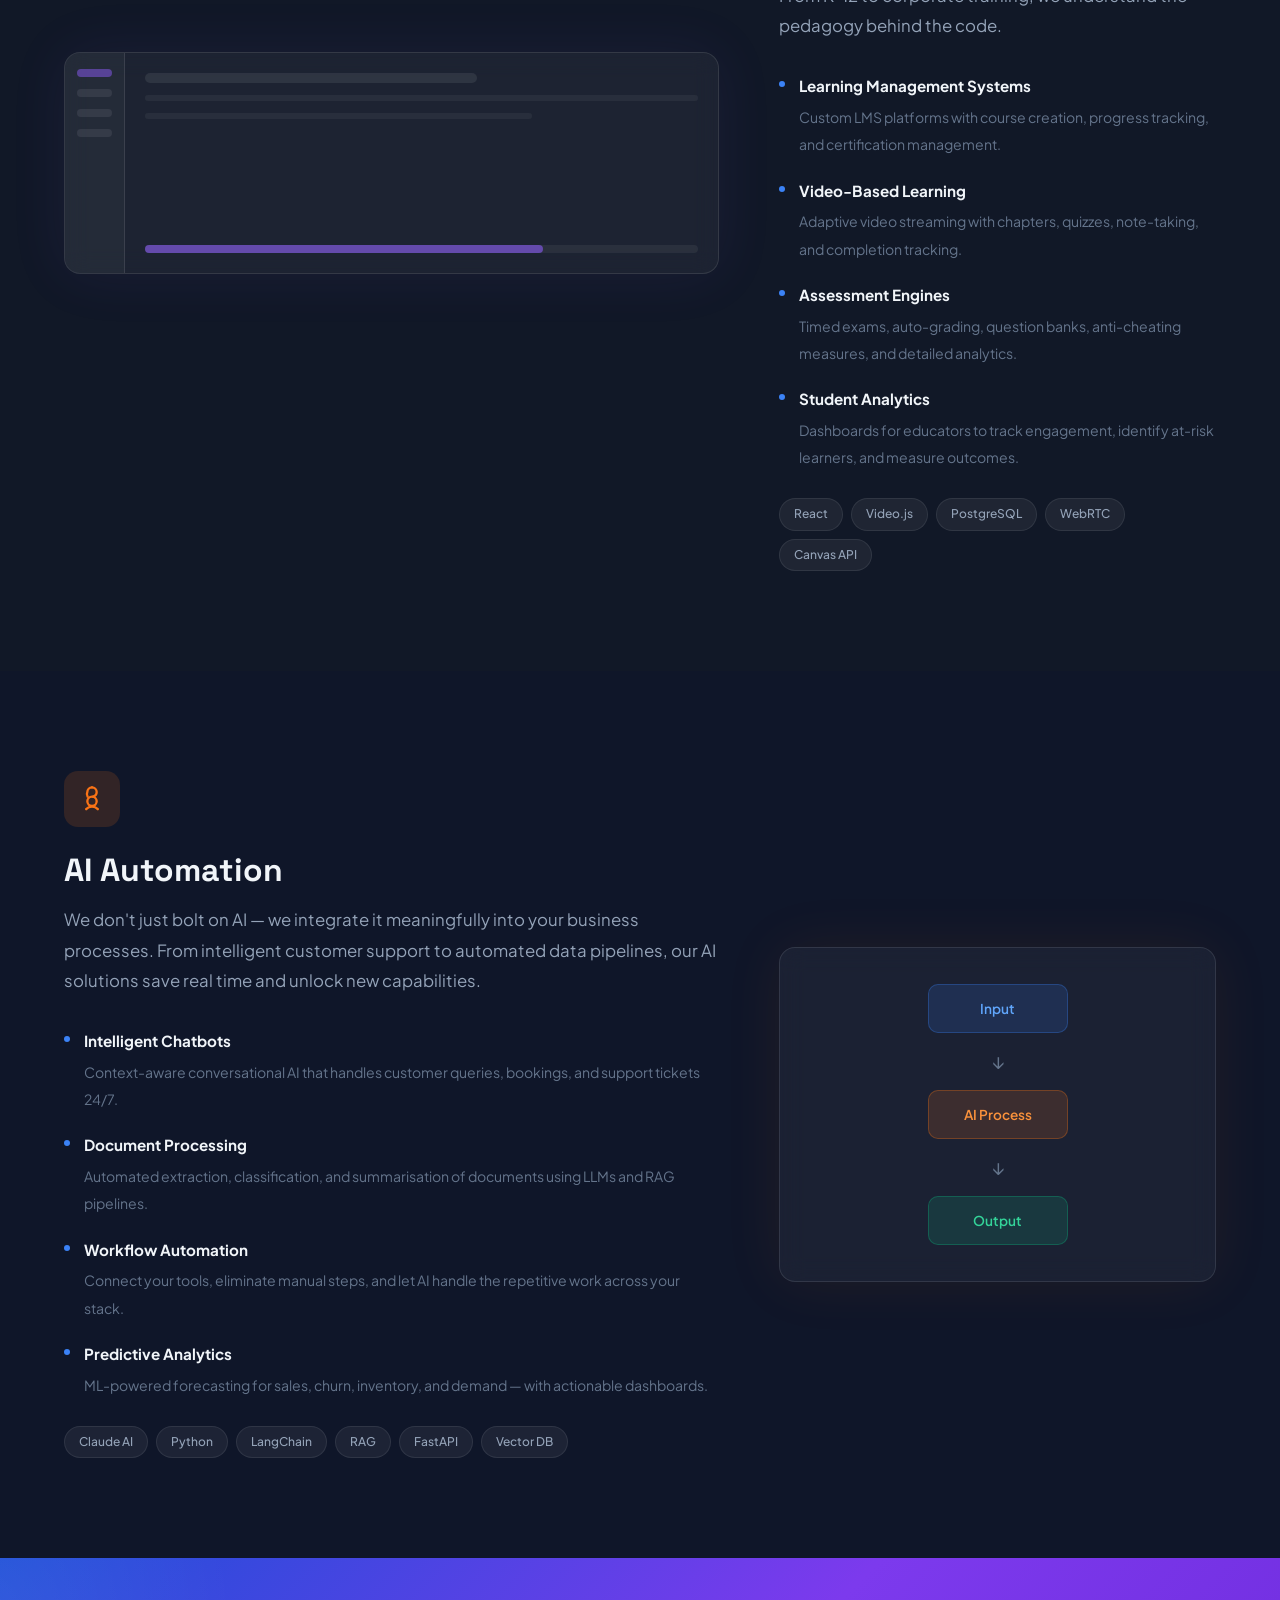
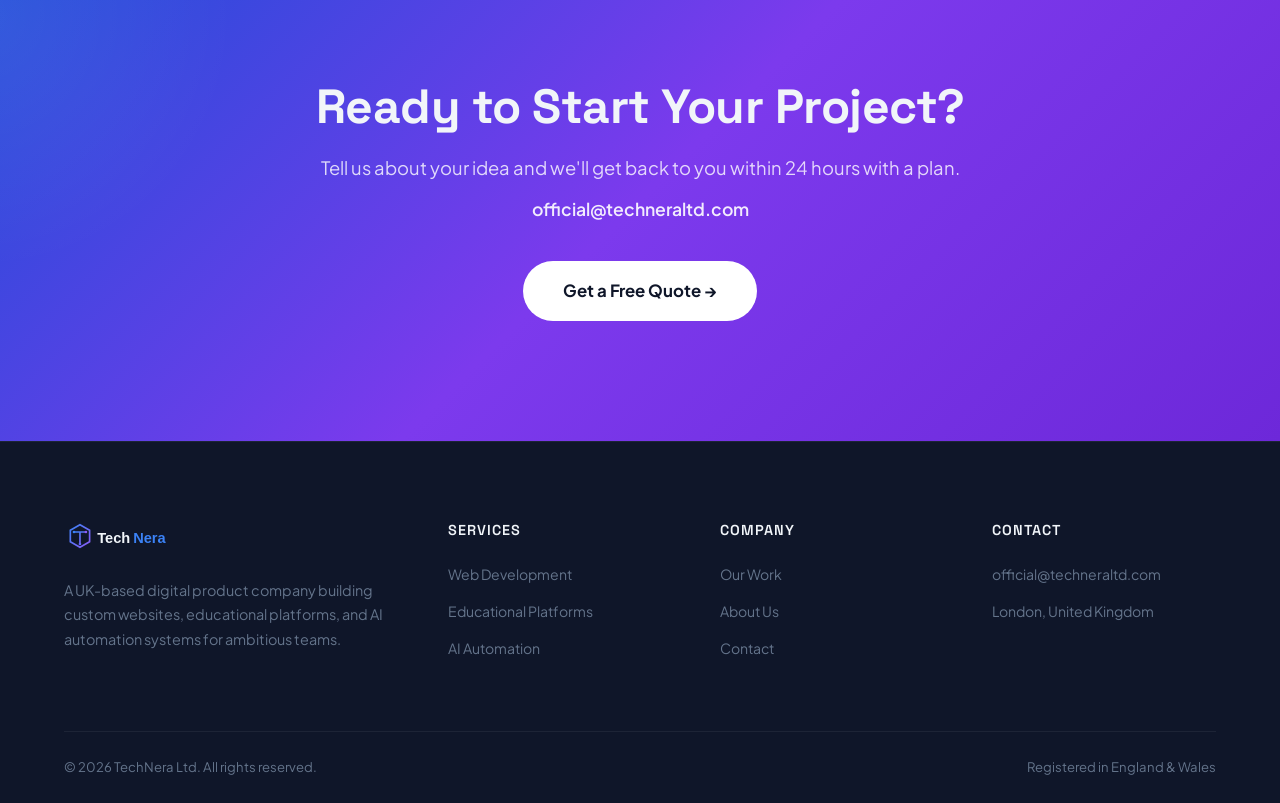
<file: services.html>
<!DOCTYPE html>
<html lang="en">
<head>
    <meta charset="UTF-8">
    <meta name="viewport" content="width=device-width, initial-scale=1.0">
    <title>Services — TechNera Ltd</title>
    <meta name="description" content="TechNera offers custom web development, educational platforms, and AI automation services for UK businesses.">
    <link rel="preconnect" href="https://fonts.googleapis.com">
    <link rel="preconnect" href="https://fonts.gstatic.com" crossorigin>
    <link href="https://fonts.googleapis.com/css2?family=Plus+Jakarta+Sans:wght@400;500;600;700;800&family=Space+Grotesk:wght@500;600;700&display=swap" rel="stylesheet">
    <link rel="icon" type="image/svg+xml" href="favicon.svg">
    <link rel="stylesheet" href="styles.css">
</head>
<body>

    <!-- NAVIGATION -->
    <nav class="nav" id="nav">
        <div class="container">
            <a href="index.html" class="nav-logo"><img src="logo.svg" alt="TechNera" height="32"></a>
            <ul class="nav-links" id="navLinks">
                <li><a href="services.html" class="active">Services</a></li>
                <li><a href="work.html">Work</a></li>
                <li><a href="about.html">About</a></li>
                <li><a href="contact.html">Contact</a></li>
                <li><a href="contact.html" class="nav-cta">Get a Quote</a></li>
            </ul>
            <button class="mobile-toggle" id="mobileToggle" aria-label="Toggle navigation">
                <span></span><span></span><span></span>
            </button>
        </div>
    </nav>

    <!-- PAGE HERO -->
    <section class="page-hero">
        <div class="container">
            <span class="section-label">Our Services</span>
            <h1>Digital Solutions That <span class="highlight">Drive Results</span></h1>
            <p class="page-hero-sub">We specialise in three core areas — each delivered with the same obsessive attention to quality, performance, and user experience.</p>
        </div>
    </section>

    <!-- SERVICE DETAIL: WEB -->
    <section class="service-detail" id="web">
        <div class="container">
            <div class="service-detail-grid">
                <div class="service-detail-content reveal">
                    <div class="service-icon web">
                        <svg width="28" height="28" viewBox="0 0 24 24" fill="none" stroke="#3b82f6" stroke-width="2" stroke-linecap="round" stroke-linejoin="round"><polyline points="16 18 22 12 16 6"/><polyline points="8 6 2 12 8 18"/></svg>
                    </div>
                    <h2>Web & App Development</h2>
                    <p>From marketing sites to complex SaaS platforms, we build fast, responsive, and scalable web applications that convert visitors into customers. Every project starts with strategy and ends with measurable results.</p>
                    <ul class="service-features">
                        <li>
                            <strong>Custom Websites</strong>
                            <span>Bespoke designs that reflect your brand and outperform templates in every metric.</span>
                        </li>
                        <li>
                            <strong>Web Applications</strong>
                            <span>Full-stack apps with authentication, dashboards, real-time features, and API integrations.</span>
                        </li>
                        <li>
                            <strong>E-Commerce</strong>
                            <span>Headless commerce solutions with Stripe, inventory management, and conversion-optimised checkout flows.</span>
                        </li>
                        <li>
                            <strong>Performance Optimisation</strong>
                            <span>Core Web Vitals tuning, lazy loading, CDN configuration, and sub-second page loads.</span>
                        </li>
                    </ul>
                    <div class="tech-tags">
                        <span class="tech-tag">Next.js</span>
                        <span class="tech-tag">React</span>
                        <span class="tech-tag">TypeScript</span>
                        <span class="tech-tag">Node.js</span>
                        <span class="tech-tag">Supabase</span>
                        <span class="tech-tag">Vercel</span>
                    </div>
                </div>
                <div class="service-detail-visual reveal">
                    <div class="detail-card">
                        <div class="detail-card-header">
                            <span class="dot red"></span>
                            <span class="dot yellow"></span>
                            <span class="dot green"></span>
                        </div>
                        <div class="detail-card-body">
                            <div class="code-line"><span class="code-keyword">const</span> app = <span class="code-func">createApp</span>({</div>
                            <div class="code-line indent"><span class="code-prop">framework</span>: <span class="code-string">'Next.js'</span>,</div>
                            <div class="code-line indent"><span class="code-prop">database</span>: <span class="code-string">'Supabase'</span>,</div>
                            <div class="code-line indent"><span class="code-prop">deploy</span>: <span class="code-string">'Vercel'</span>,</div>
                            <div class="code-line">});</div>
                        </div>
                    </div>
                </div>
            </div>
        </div>
    </section>

    <!-- SERVICE DETAIL: EDUCATION -->
    <section class="service-detail alt" id="education">
        <div class="container">
            <div class="service-detail-grid reverse">
                <div class="service-detail-content reveal">
                    <div class="service-icon edu">
                        <svg width="28" height="28" viewBox="0 0 24 24" fill="none" stroke="#8b5cf6" stroke-width="2" stroke-linecap="round" stroke-linejoin="round"><path d="M2 3h6a4 4 0 0 1 4 4v14a3 3 0 0 0-3-3H2z"/><path d="M22 3h-6a4 4 0 0 0-4 4v14a3 3 0 0 1 3-3h7z"/></svg>
                    </div>
                    <h2>Educational Platforms</h2>
                    <p>We build custom learning management systems and educational technology products that keep learners engaged and give educators the tools they need. From K-12 to corporate training, we understand the pedagogy behind the code.</p>
                    <ul class="service-features">
                        <li>
                            <strong>Learning Management Systems</strong>
                            <span>Custom LMS platforms with course creation, progress tracking, and certification management.</span>
                        </li>
                        <li>
                            <strong>Video-Based Learning</strong>
                            <span>Adaptive video streaming with chapters, quizzes, note-taking, and completion tracking.</span>
                        </li>
                        <li>
                            <strong>Assessment Engines</strong>
                            <span>Timed exams, auto-grading, question banks, anti-cheating measures, and detailed analytics.</span>
                        </li>
                        <li>
                            <strong>Student Analytics</strong>
                            <span>Dashboards for educators to track engagement, identify at-risk learners, and measure outcomes.</span>
                        </li>
                    </ul>
                    <div class="tech-tags">
                        <span class="tech-tag">React</span>
                        <span class="tech-tag">Video.js</span>
                        <span class="tech-tag">PostgreSQL</span>
                        <span class="tech-tag">WebRTC</span>
                        <span class="tech-tag">Canvas API</span>
                    </div>
                </div>
                <div class="service-detail-visual reveal">
                    <div class="detail-card purple-glow">
                        <div class="detail-mockup">
                            <div class="mockup-sidebar">
                                <div class="mockup-nav-item active"></div>
                                <div class="mockup-nav-item"></div>
                                <div class="mockup-nav-item"></div>
                                <div class="mockup-nav-item"></div>
                            </div>
                            <div class="mockup-main">
                                <div class="mockup-bar"></div>
                                <div class="mockup-content-block"></div>
                                <div class="mockup-content-block short"></div>
                                <div class="mockup-progress">
                                    <div class="mockup-progress-fill" style="width: 72%"></div>
                                </div>
                            </div>
                        </div>
                    </div>
                </div>
            </div>
        </div>
    </section>

    <!-- SERVICE DETAIL: AI -->
    <section class="service-detail" id="ai">
        <div class="container">
            <div class="service-detail-grid">
                <div class="service-detail-content reveal">
                    <div class="service-icon ai">
                        <svg width="28" height="28" viewBox="0 0 24 24" fill="none" stroke="#f97316" stroke-width="2" stroke-linecap="round" stroke-linejoin="round"><path d="M12 2a4 4 0 0 1 4 4c0 1.95-1.4 3.58-3.25 3.93"/><path d="M8.24 9.93A4 4 0 0 1 8 6a4 4 0 0 1 4-4"/><circle cx="12" cy="14" r="4"/><path d="M7 20.7a7 7 0 0 1 10 0"/></svg>
                    </div>
                    <h2>AI Automation</h2>
                    <p>We don't just bolt on AI — we integrate it meaningfully into your business processes. From intelligent customer support to automated data pipelines, our AI solutions save real time and unlock new capabilities.</p>
                    <ul class="service-features">
                        <li>
                            <strong>Intelligent Chatbots</strong>
                            <span>Context-aware conversational AI that handles customer queries, bookings, and support tickets 24/7.</span>
                        </li>
                        <li>
                            <strong>Document Processing</strong>
                            <span>Automated extraction, classification, and summarisation of documents using LLMs and RAG pipelines.</span>
                        </li>
                        <li>
                            <strong>Workflow Automation</strong>
                            <span>Connect your tools, eliminate manual steps, and let AI handle the repetitive work across your stack.</span>
                        </li>
                        <li>
                            <strong>Predictive Analytics</strong>
                            <span>ML-powered forecasting for sales, churn, inventory, and demand — with actionable dashboards.</span>
                        </li>
                    </ul>
                    <div class="tech-tags">
                        <span class="tech-tag">Claude AI</span>
                        <span class="tech-tag">Python</span>
                        <span class="tech-tag">LangChain</span>
                        <span class="tech-tag">RAG</span>
                        <span class="tech-tag">FastAPI</span>
                        <span class="tech-tag">Vector DB</span>
                    </div>
                </div>
                <div class="service-detail-visual reveal">
                    <div class="detail-card coral-glow">
                        <div class="ai-flow">
                            <div class="ai-node input">Input</div>
                            <div class="ai-arrow">&darr;</div>
                            <div class="ai-node process">AI Process</div>
                            <div class="ai-arrow">&darr;</div>
                            <div class="ai-node output">Output</div>
                        </div>
                    </div>
                </div>
            </div>
        </div>
    </section>

    <!-- CTA -->
    <section class="contact-cta">
        <div class="container">
            <h2>Ready to Start Your Project?</h2>
            <p>Tell us about your idea and we'll get back to you within 24 hours with a plan.</p>
            <a href="mailto:official@techneraltd.com" class="contact-email">official@techneraltd.com</a>
            <a href="contact.html" class="btn-white">Get a Free Quote &rarr;</a>
        </div>
    </section>

    <!-- FOOTER -->
    <footer class="footer">
        <div class="container">
            <div class="footer-grid">
                <div class="footer-brand">
                    <a href="index.html" class="nav-logo"><img src="logo.svg" alt="TechNera" height="32"></a>
                    <p>A UK-based digital product company building custom websites, educational platforms, and AI automation systems for ambitious teams.</p>
                </div>
                <div class="footer-col">
                    <h4>Services</h4>
                    <ul>
                        <li><a href="services.html#web">Web Development</a></li>
                        <li><a href="services.html#education">Educational Platforms</a></li>
                        <li><a href="services.html#ai">AI Automation</a></li>
                    </ul>
                </div>
                <div class="footer-col">
                    <h4>Company</h4>
                    <ul>
                        <li><a href="work.html">Our Work</a></li>
                        <li><a href="about.html">About Us</a></li>
                        <li><a href="contact.html">Contact</a></li>
                    </ul>
                </div>
                <div class="footer-col">
                    <h4>Contact</h4>
                    <ul>
                        <li><a href="mailto:official@techneraltd.com">official@techneraltd.com</a></li>
                        <li><a href="#">London, United Kingdom</a></li>
                    </ul>
                </div>
            </div>
            <div class="footer-bottom">
                <span>&copy; 2026 TechNera Ltd. All rights reserved.</span>
                <span>Registered in England & Wales</span>
            </div>
        </div>
    </footer>

    <script src="main.js"></script>
</body>
</html>
</file>
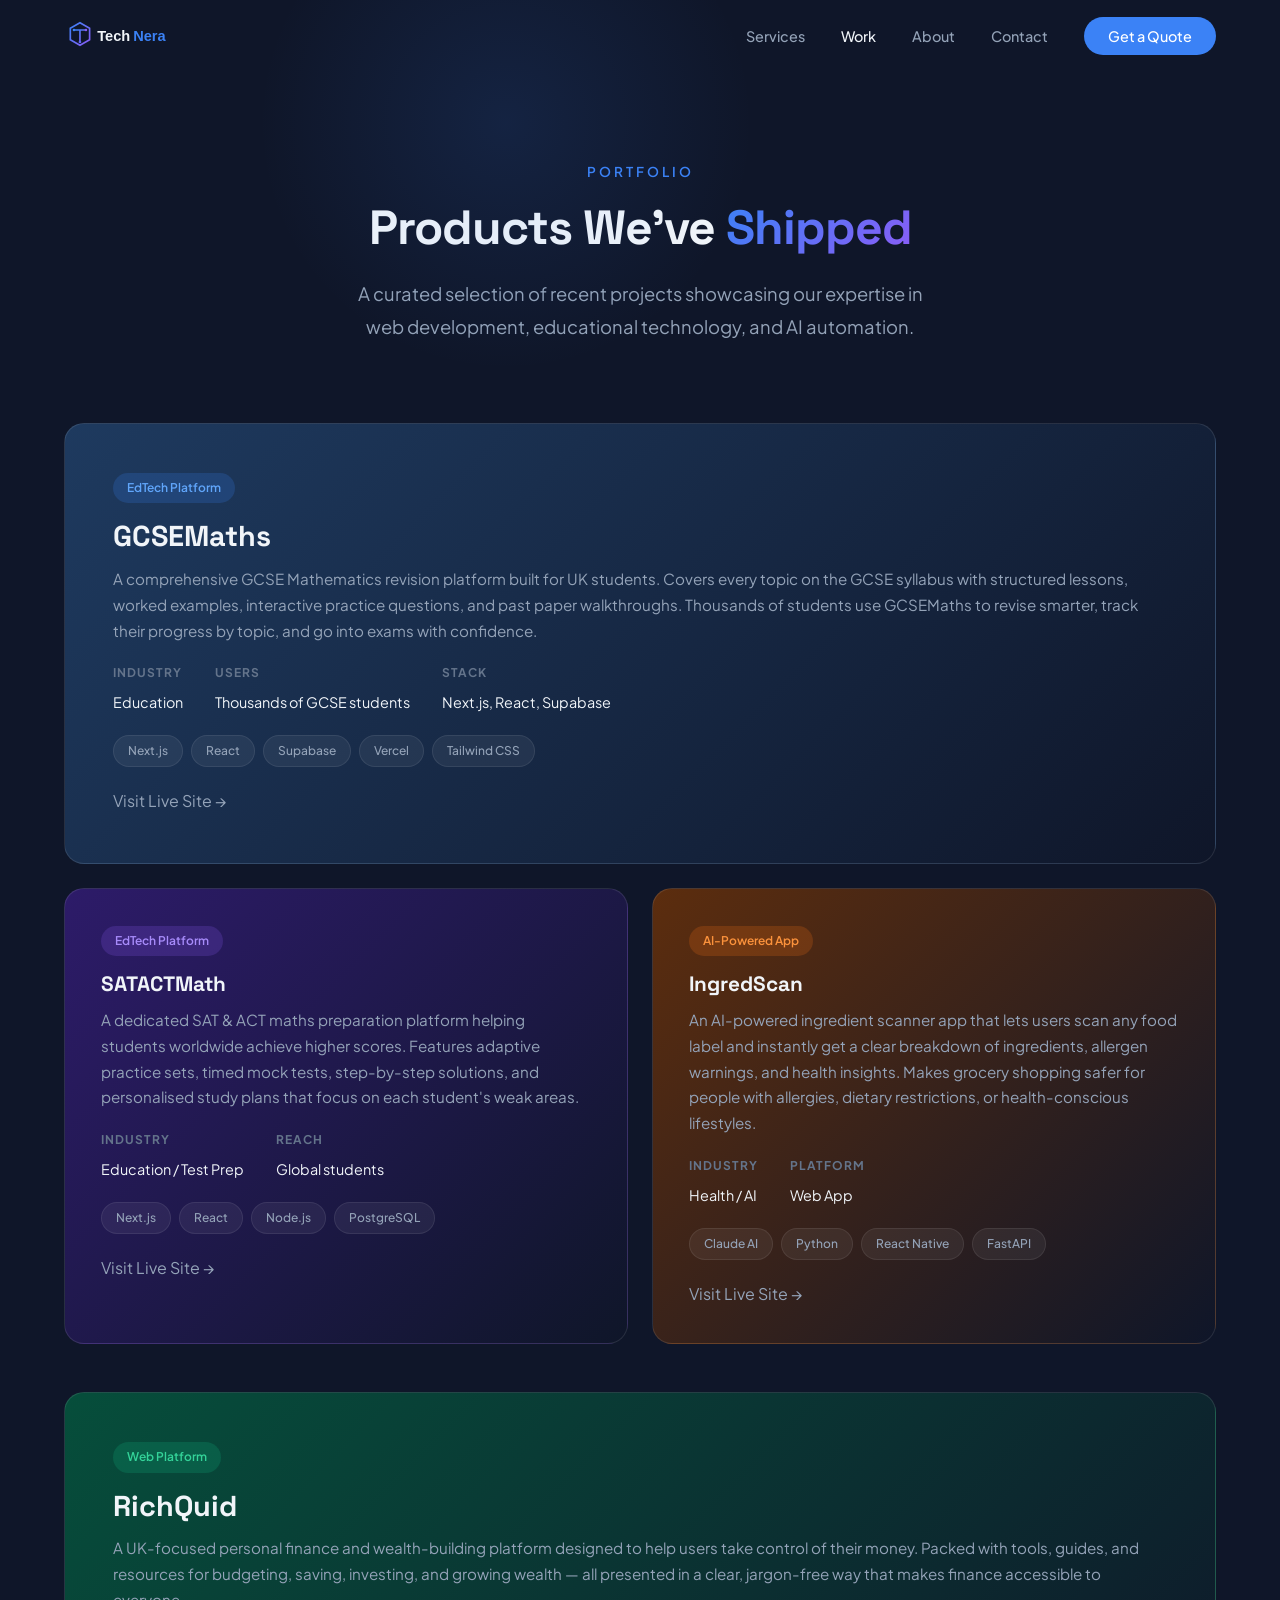
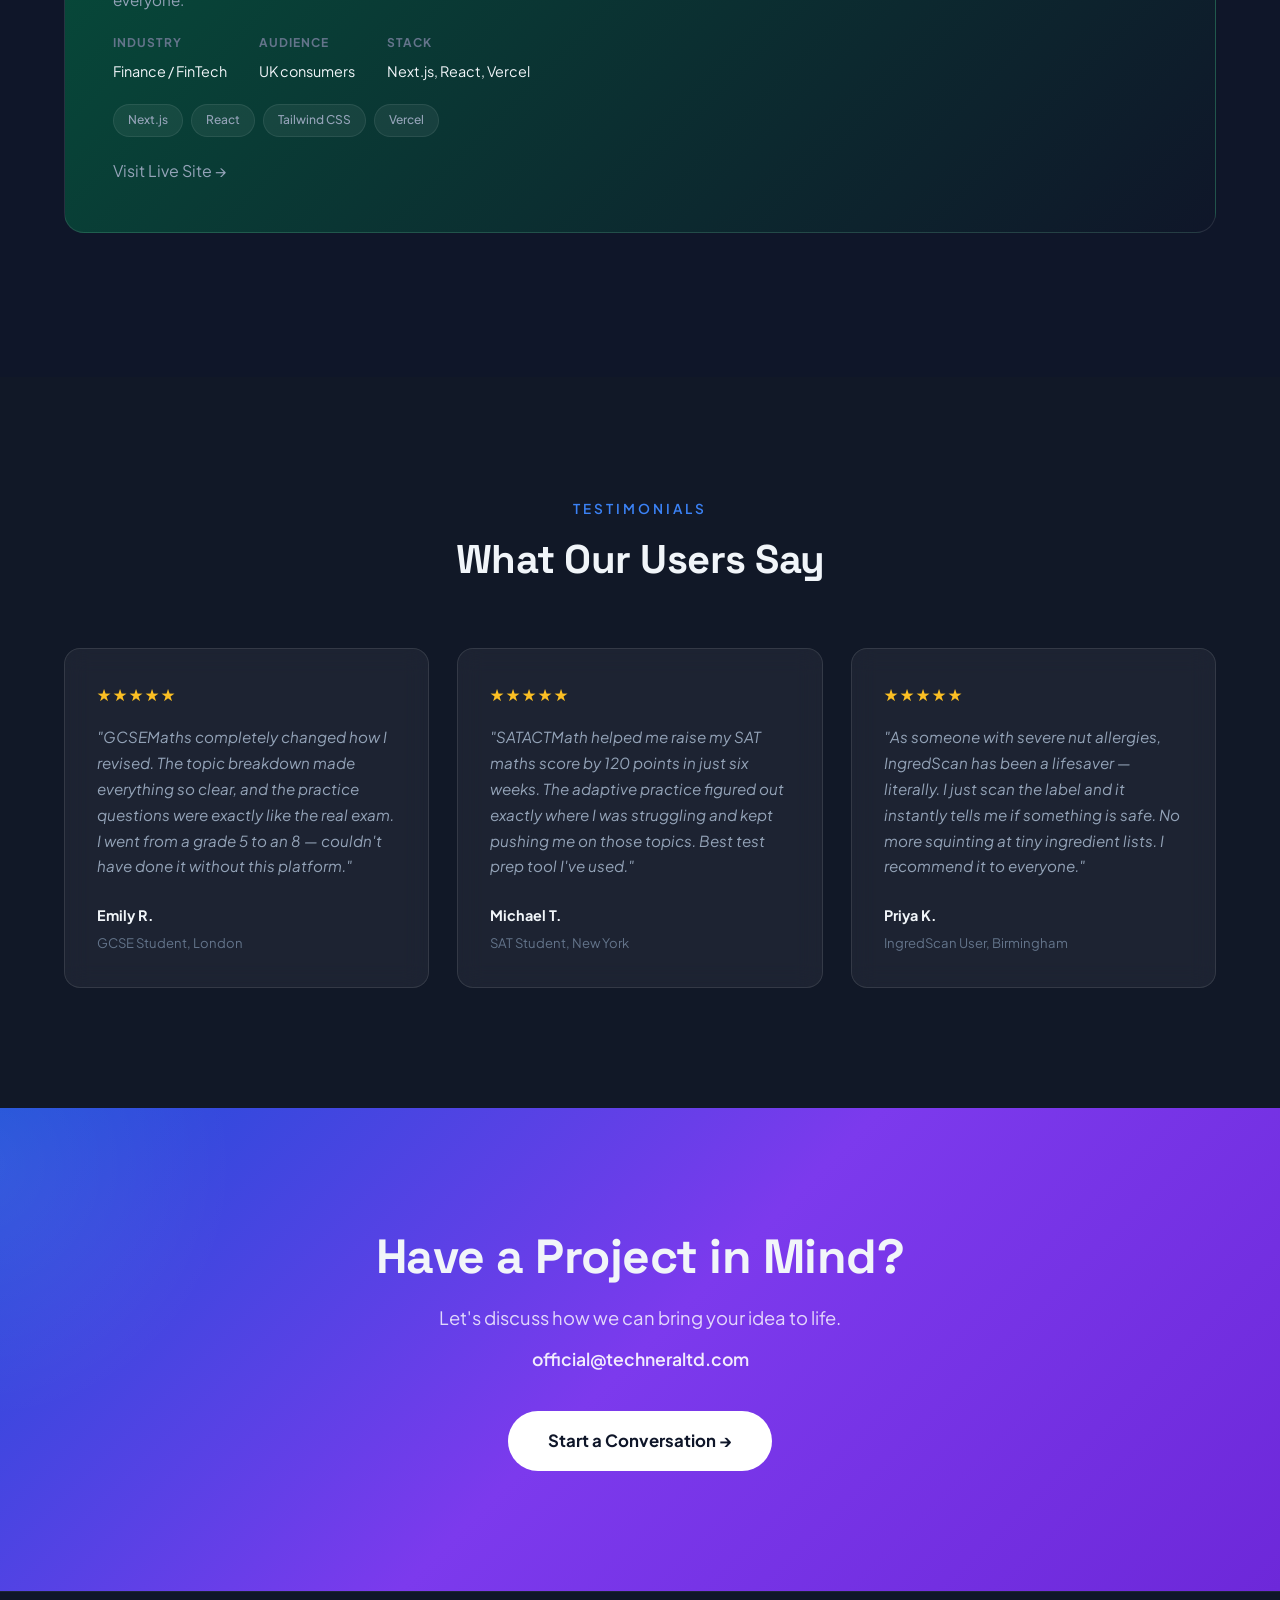
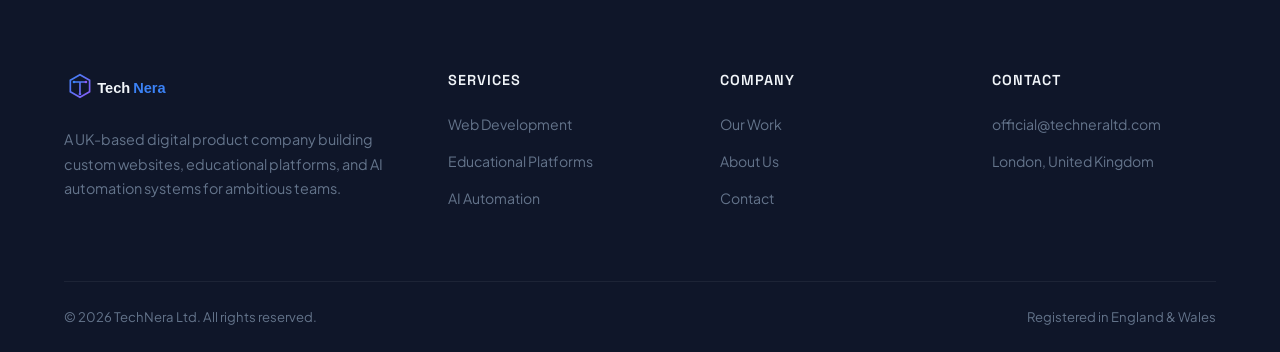
<file: work.html>
<!DOCTYPE html>
<html lang="en">
<head>
    <meta charset="UTF-8">
    <meta name="viewport" content="width=device-width, initial-scale=1.0">
    <title>Our Work — TechNera Ltd</title>
    <meta name="description" content="Explore TechNera's portfolio of custom websites, educational platforms, and AI automation projects delivered for UK businesses.">
    <link rel="preconnect" href="https://fonts.googleapis.com">
    <link rel="preconnect" href="https://fonts.gstatic.com" crossorigin>
    <link href="https://fonts.googleapis.com/css2?family=Plus+Jakarta+Sans:wght@400;500;600;700;800&family=Space+Grotesk:wght@500;600;700&display=swap" rel="stylesheet">
    <link rel="icon" type="image/svg+xml" href="favicon.svg">
    <link rel="stylesheet" href="styles.css">
</head>
<body>

    <!-- NAVIGATION -->
    <nav class="nav" id="nav">
        <div class="container">
            <a href="index.html" class="nav-logo"><img src="logo.svg" alt="TechNera" height="32"></a>
            <ul class="nav-links" id="navLinks">
                <li><a href="services.html">Services</a></li>
                <li><a href="work.html" class="active">Work</a></li>
                <li><a href="about.html">About</a></li>
                <li><a href="contact.html">Contact</a></li>
                <li><a href="contact.html" class="nav-cta">Get a Quote</a></li>
            </ul>
            <button class="mobile-toggle" id="mobileToggle" aria-label="Toggle navigation">
                <span></span><span></span><span></span>
            </button>
        </div>
    </nav>

    <!-- PAGE HERO -->
    <section class="page-hero">
        <div class="container">
            <span class="section-label">Portfolio</span>
            <h1>Products We've <span class="highlight">Shipped</span></h1>
            <p class="page-hero-sub">A curated selection of recent projects showcasing our expertise in web development, educational technology, and AI automation.</p>
        </div>
    </section>

    <!-- PORTFOLIO GRID -->
    <section class="work-portfolio">
        <div class="container">

            <!-- Project 1 - GCSEMaths (Featured) -->
            <div class="work-card featured reveal">
                <div class="work-card-content">
                    <span class="portfolio-badge">EdTech Platform</span>
                    <h2>GCSEMaths</h2>
                    <p>A comprehensive GCSE Mathematics revision platform built for UK students. Covers every topic on the GCSE syllabus with structured lessons, worked examples, interactive practice questions, and past paper walkthroughs. Thousands of students use GCSEMaths to revise smarter, track their progress by topic, and go into exams with confidence.</p>
                    <div class="work-meta">
                        <div class="work-meta-item">
                            <strong>Industry</strong>
                            <span>Education</span>
                        </div>
                        <div class="work-meta-item">
                            <strong>Users</strong>
                            <span>Thousands of GCSE students</span>
                        </div>
                        <div class="work-meta-item">
                            <strong>Stack</strong>
                            <span>Next.js, React, Supabase</span>
                        </div>
                    </div>
                    <div class="tech-tags">
                        <span class="tech-tag">Next.js</span>
                        <span class="tech-tag">React</span>
                        <span class="tech-tag">Supabase</span>
                        <span class="tech-tag">Vercel</span>
                        <span class="tech-tag">Tailwind CSS</span>
                    </div>
                    <a href="https://www.gcsemathsai.co.uk/" target="_blank" rel="noopener" class="portfolio-link" style="margin-top: 20px; display: inline-flex;">Visit Live Site &rarr;</a>
                </div>
            </div>

            <!-- Project 2 - SATACTMath & IngredScan -->
            <div class="work-row">
                <div class="work-card purple reveal">
                    <div class="work-card-content">
                        <span class="portfolio-badge purple-badge">EdTech Platform</span>
                        <h3>SATACTMath</h3>
                        <p>A dedicated SAT & ACT maths preparation platform helping students worldwide achieve higher scores. Features adaptive practice sets, timed mock tests, step-by-step solutions, and personalised study plans that focus on each student's weak areas.</p>
                        <div class="work-meta">
                            <div class="work-meta-item">
                                <strong>Industry</strong>
                                <span>Education / Test Prep</span>
                            </div>
                            <div class="work-meta-item">
                                <strong>Reach</strong>
                                <span>Global students</span>
                            </div>
                        </div>
                        <div class="tech-tags">
                            <span class="tech-tag">Next.js</span>
                            <span class="tech-tag">React</span>
                            <span class="tech-tag">Node.js</span>
                            <span class="tech-tag">PostgreSQL</span>
                        </div>
                        <a href="https://www.satactmathai.com/" target="_blank" rel="noopener" class="portfolio-link" style="margin-top: 20px; display: inline-flex;">Visit Live Site &rarr;</a>
                    </div>
                </div>
                <div class="work-card coral reveal">
                    <div class="work-card-content">
                        <span class="portfolio-badge coral-badge">AI-Powered App</span>
                        <h3>IngredScan</h3>
                        <p>An AI-powered ingredient scanner app that lets users scan any food label and instantly get a clear breakdown of ingredients, allergen warnings, and health insights. Makes grocery shopping safer for people with allergies, dietary restrictions, or health-conscious lifestyles.</p>
                        <div class="work-meta">
                            <div class="work-meta-item">
                                <strong>Industry</strong>
                                <span>Health / AI</span>
                            </div>
                            <div class="work-meta-item">
                                <strong>Platform</strong>
                                <span>Web App</span>
                            </div>
                        </div>
                        <div class="tech-tags">
                            <span class="tech-tag">Claude AI</span>
                            <span class="tech-tag">Python</span>
                            <span class="tech-tag">React Native</span>
                            <span class="tech-tag">FastAPI</span>
                        </div>
                        <a href="https://www.ingredscan.com/" target="_blank" rel="noopener" class="portfolio-link" style="margin-top: 20px; display: inline-flex;">Visit Live Site &rarr;</a>
                    </div>
                </div>
            </div>

            <!-- Project 3 - RichQuid -->
            <div class="work-card featured green reveal">
                <div class="work-card-content">
                    <span class="portfolio-badge green-badge">Web Platform</span>
                    <h2>RichQuid</h2>
                    <p>A UK-focused personal finance and wealth-building platform designed to help users take control of their money. Packed with tools, guides, and resources for budgeting, saving, investing, and growing wealth — all presented in a clear, jargon-free way that makes finance accessible to everyone.</p>
                    <div class="work-meta">
                        <div class="work-meta-item">
                            <strong>Industry</strong>
                            <span>Finance / FinTech</span>
                        </div>
                        <div class="work-meta-item">
                            <strong>Audience</strong>
                            <span>UK consumers</span>
                        </div>
                        <div class="work-meta-item">
                            <strong>Stack</strong>
                            <span>Next.js, React, Vercel</span>
                        </div>
                    </div>
                    <div class="tech-tags">
                        <span class="tech-tag">Next.js</span>
                        <span class="tech-tag">React</span>
                        <span class="tech-tag">Tailwind CSS</span>
                        <span class="tech-tag">Vercel</span>
                    </div>
                    <a href="https://www.richquid.co.uk/" target="_blank" rel="noopener" class="portfolio-link" style="margin-top: 20px; display: inline-flex;">Visit Live Site &rarr;</a>
                </div>
            </div>

        </div>
    </section>

    <!-- TESTIMONIALS -->
    <section class="testimonials">
        <div class="container">
            <div class="section-header reveal">
                <span class="section-label">Testimonials</span>
                <h2>What Our Users Say</h2>
            </div>
            <div class="testimonials-grid">
                <div class="testimonial-card reveal">
                    <div class="testimonial-stars">&#9733;&#9733;&#9733;&#9733;&#9733;</div>
                    <p>"GCSEMaths completely changed how I revised. The topic breakdown made everything so clear, and the practice questions were exactly like the real exam. I went from a grade 5 to an 8 — couldn't have done it without this platform."</p>
                    <div class="testimonial-author">
                        <strong>Emily R.</strong>
                        <span>GCSE Student, London</span>
                    </div>
                </div>
                <div class="testimonial-card reveal">
                    <div class="testimonial-stars">&#9733;&#9733;&#9733;&#9733;&#9733;</div>
                    <p>"SATACTMath helped me raise my SAT maths score by 120 points in just six weeks. The adaptive practice figured out exactly where I was struggling and kept pushing me on those topics. Best test prep tool I've used."</p>
                    <div class="testimonial-author">
                        <strong>Michael T.</strong>
                        <span>SAT Student, New York</span>
                    </div>
                </div>
                <div class="testimonial-card reveal">
                    <div class="testimonial-stars">&#9733;&#9733;&#9733;&#9733;&#9733;</div>
                    <p>"As someone with severe nut allergies, IngredScan has been a lifesaver — literally. I just scan the label and it instantly tells me if something is safe. No more squinting at tiny ingredient lists. I recommend it to everyone."</p>
                    <div class="testimonial-author">
                        <strong>Priya K.</strong>
                        <span>IngredScan User, Birmingham</span>
                    </div>
                </div>
            </div>
        </div>
    </section>

    <!-- CTA -->
    <section class="contact-cta">
        <div class="container">
            <h2>Have a Project in Mind?</h2>
            <p>Let's discuss how we can bring your idea to life.</p>
            <a href="mailto:official@techneraltd.com" class="contact-email">official@techneraltd.com</a>
            <a href="contact.html" class="btn-white">Start a Conversation &rarr;</a>
        </div>
    </section>

    <!-- FOOTER -->
    <footer class="footer">
        <div class="container">
            <div class="footer-grid">
                <div class="footer-brand">
                    <a href="index.html" class="nav-logo"><img src="logo.svg" alt="TechNera" height="32"></a>
                    <p>A UK-based digital product company building custom websites, educational platforms, and AI automation systems for ambitious teams.</p>
                </div>
                <div class="footer-col">
                    <h4>Services</h4>
                    <ul>
                        <li><a href="services.html#web">Web Development</a></li>
                        <li><a href="services.html#education">Educational Platforms</a></li>
                        <li><a href="services.html#ai">AI Automation</a></li>
                    </ul>
                </div>
                <div class="footer-col">
                    <h4>Company</h4>
                    <ul>
                        <li><a href="work.html">Our Work</a></li>
                        <li><a href="about.html">About Us</a></li>
                        <li><a href="contact.html">Contact</a></li>
                    </ul>
                </div>
                <div class="footer-col">
                    <h4>Contact</h4>
                    <ul>
                        <li><a href="mailto:official@techneraltd.com">official@techneraltd.com</a></li>
                        <li><a href="#">London, United Kingdom</a></li>
                    </ul>
                </div>
            </div>
            <div class="footer-bottom">
                <span>&copy; 2026 TechNera Ltd. All rights reserved.</span>
                <span>Registered in England & Wales</span>
            </div>
        </div>
    </footer>

    <script src="main.js"></script>
</body>
</html>
</file>
<file: styles.css>
/* ===================== BASE & VARIABLES ===================== */
*, *::before, *::after {
    margin: 0;
    padding: 0;
    box-sizing: border-box;
}

:root {
    --bg-primary: #0f1629;
    --bg-secondary: #111827;
    --bg-card: rgba(255, 255, 255, 0.05);
    --border-card: rgba(255, 255, 255, 0.1);
    --accent-blue: #3b82f6;
    --accent-blue-light: #60a5fa;
    --accent-coral: #f97316;
    --accent-purple: #8b5cf6;
    --accent-green: #10b981;
    --accent-teal: #14b8a6;
    --text-heading: #f1f5f9;
    --text-body: #94a3b8;
    --text-muted: #64748b;
    --gradient-blue-purple: linear-gradient(135deg, #3b82f6, #8b5cf6);
    --font-body: 'Plus Jakarta Sans', sans-serif;
    --font-heading: 'Space Grotesk', sans-serif;
}

html {
    scroll-behavior: smooth;
}

body {
    font-family: var(--font-body);
    background-color: var(--bg-primary);
    color: var(--text-body);
    line-height: 1.7;
    overflow-x: hidden;
}

h1, h2, h3, h4, h5, h6 {
    font-family: var(--font-heading);
    color: var(--text-heading);
    line-height: 1.2;
}

a {
    text-decoration: none;
    color: inherit;
    transition: color 0.3s ease;
}

.container {
    max-width: 1200px;
    margin: 0 auto;
    padding: 0 24px;
}

/* ===================== NAVIGATION ===================== */
.nav {
    position: fixed;
    top: 0;
    left: 0;
    right: 0;
    z-index: 1000;
    padding: 20px 0;
    transition: all 0.3s ease;
}

.nav.scrolled {
    padding: 12px 0;
    background: rgba(15, 22, 41, 0.8);
    backdrop-filter: blur(20px);
    -webkit-backdrop-filter: blur(20px);
    border-bottom: 1px solid rgba(255, 255, 255, 0.06);
}

.nav .container {
    display: flex;
    align-items: center;
    justify-content: space-between;
}

.nav-logo {
    display: flex;
    align-items: center;
}

.nav-logo img {
    height: 32px;
    width: auto;
}

.nav-links {
    display: flex;
    align-items: center;
    gap: 36px;
    list-style: none;
}

.nav-links a {
    font-size: 0.9rem;
    font-weight: 500;
    color: var(--text-body);
    transition: color 0.3s ease;
}

.nav-links a:hover,
.nav-links a.active {
    color: var(--text-heading);
}

.nav-cta {
    background: var(--accent-blue);
    color: #fff !important;
    padding: 10px 24px;
    border-radius: 50px;
    font-weight: 600;
    font-size: 0.9rem;
    transition: all 0.3s ease;
    border: none;
    cursor: pointer;
}

.nav-cta:hover {
    background: var(--accent-blue-light);
    transform: translateY(-1px);
    box-shadow: 0 4px 20px rgba(59, 130, 246, 0.4);
}

.mobile-toggle {
    display: none;
    flex-direction: column;
    gap: 5px;
    background: none;
    border: none;
    cursor: pointer;
    padding: 4px;
}

.mobile-toggle span {
    width: 24px;
    height: 2px;
    background: var(--text-heading);
    border-radius: 2px;
    transition: all 0.3s ease;
}

/* ===================== PAGE HERO ===================== */
.page-hero {
    padding: 160px 0 80px;
    background: var(--bg-primary);
    text-align: center;
    position: relative;
    overflow: hidden;
}

.page-hero::before {
    content: '';
    position: absolute;
    top: -30%;
    left: 20%;
    width: 500px;
    height: 500px;
    background: radial-gradient(circle, rgba(59, 130, 246, 0.12) 0%, transparent 70%);
    border-radius: 50%;
}

.page-hero.compact {
    padding: 140px 0 60px;
}

.page-hero h1 {
    font-size: 3rem;
    font-weight: 700;
    margin-bottom: 20px;
    letter-spacing: -1px;
}

.highlight {
    background: var(--gradient-blue-purple);
    -webkit-background-clip: text;
    -webkit-text-fill-color: transparent;
    background-clip: text;
}

.page-hero-sub {
    font-size: 1.15rem;
    max-width: 600px;
    margin: 0 auto;
    line-height: 1.8;
}

.section-label {
    font-size: 0.85rem;
    text-transform: uppercase;
    letter-spacing: 3px;
    color: var(--accent-blue);
    font-weight: 600;
    margin-bottom: 16px;
    display: block;
}

.section-header {
    text-align: center;
    margin-bottom: 64px;
}

.section-header h2 {
    font-size: 2.5rem;
    font-weight: 700;
    margin-bottom: 16px;
    letter-spacing: -0.5px;
}

.section-header p {
    font-size: 1.1rem;
    max-width: 560px;
    margin: 0 auto;
}

/* ===================== BUTTONS ===================== */
.btn-primary {
    display: inline-flex;
    align-items: center;
    gap: 8px;
    background: var(--accent-blue);
    color: #fff;
    padding: 14px 32px;
    border-radius: 50px;
    font-weight: 600;
    font-size: 1rem;
    transition: all 0.3s ease;
    border: none;
    cursor: pointer;
    font-family: var(--font-body);
}

.btn-primary:hover {
    background: var(--accent-blue-light);
    transform: translateY(-2px);
    box-shadow: 0 8px 30px rgba(59, 130, 246, 0.35);
    color: #fff;
}

.btn-ghost {
    display: inline-flex;
    align-items: center;
    gap: 8px;
    background: transparent;
    color: var(--text-heading);
    padding: 14px 32px;
    border-radius: 50px;
    font-weight: 600;
    font-size: 1rem;
    border: 1px solid rgba(255, 255, 255, 0.2);
    transition: all 0.3s ease;
    cursor: pointer;
    font-family: var(--font-body);
}

.btn-ghost:hover {
    border-color: var(--accent-blue);
    color: var(--accent-blue);
    transform: translateY(-2px);
}

.btn-white {
    display: inline-flex;
    align-items: center;
    gap: 8px;
    background: #fff;
    color: var(--bg-primary);
    padding: 16px 40px;
    border-radius: 50px;
    font-weight: 700;
    font-size: 1.05rem;
    border: none;
    cursor: pointer;
    transition: all 0.3s ease;
    font-family: var(--font-body);
}

.btn-white:hover {
    transform: translateY(-2px);
    box-shadow: 0 12px 40px rgba(0, 0, 0, 0.25);
}

/* ===================== TECH TAGS ===================== */
.tech-tags {
    display: flex;
    flex-wrap: wrap;
    gap: 8px;
}

.tech-tag {
    padding: 5px 14px;
    border-radius: 50px;
    font-size: 0.75rem;
    font-weight: 500;
    background: rgba(255, 255, 255, 0.06);
    color: var(--text-body);
    border: 1px solid rgba(255, 255, 255, 0.08);
}

/* ===================== PORTFOLIO BADGES ===================== */
.portfolio-badge {
    display: inline-block;
    padding: 5px 14px;
    border-radius: 50px;
    font-size: 0.75rem;
    font-weight: 600;
    background: rgba(59, 130, 246, 0.2);
    color: var(--accent-blue-light);
    margin-bottom: 16px;
}

.portfolio-badge.purple-badge {
    background: rgba(139, 92, 246, 0.2);
    color: #a78bfa;
}

.portfolio-badge.coral-badge {
    background: rgba(249, 115, 22, 0.2);
    color: #fb923c;
}

.portfolio-badge.green-badge {
    background: rgba(16, 185, 129, 0.2);
    color: #34d399;
}

.portfolio-badge.teal-badge {
    background: rgba(20, 184, 166, 0.2);
    color: #2dd4bf;
}

/* ===================== SERVICE DETAIL ===================== */
.service-detail {
    padding: 100px 0;
    background: var(--bg-primary);
}

.service-detail.alt {
    background: var(--bg-secondary);
}

.service-detail-grid {
    display: grid;
    grid-template-columns: 1.2fr 0.8fr;
    gap: 60px;
    align-items: center;
}

.service-detail-grid.reverse {
    grid-template-columns: 0.8fr 1.2fr;
    direction: rtl;
}

.service-detail-grid.reverse > * {
    direction: ltr;
}

.service-icon {
    width: 56px;
    height: 56px;
    border-radius: 14px;
    display: flex;
    align-items: center;
    justify-content: center;
    font-size: 1.5rem;
    margin-bottom: 24px;
}

.service-icon.web { background: rgba(59, 130, 246, 0.15); }
.service-icon.edu { background: rgba(139, 92, 246, 0.15); }
.service-icon.ai { background: rgba(249, 115, 22, 0.15); }

.service-detail-content h2 {
    font-size: 2rem;
    margin-bottom: 16px;
}

.service-detail-content > p {
    font-size: 1.05rem;
    margin-bottom: 32px;
    line-height: 1.8;
}

.service-features {
    list-style: none;
    margin-bottom: 28px;
}

.service-features li {
    margin-bottom: 20px;
    padding-left: 20px;
    position: relative;
}

.service-features li::before {
    content: '';
    position: absolute;
    left: 0;
    top: 8px;
    width: 6px;
    height: 6px;
    border-radius: 50%;
    background: var(--accent-blue);
}

.service-features li strong {
    display: block;
    color: var(--text-heading);
    font-size: 0.95rem;
    margin-bottom: 4px;
}

.service-features li span {
    font-size: 0.88rem;
    color: var(--text-muted);
}

/* Detail Cards */
.detail-card {
    background: var(--bg-card);
    border: 1px solid var(--border-card);
    border-radius: 16px;
    overflow: hidden;
    backdrop-filter: blur(12px);
}

.detail-card.purple-glow {
    box-shadow: 0 0 60px rgba(139, 92, 246, 0.08);
}

.detail-card.coral-glow {
    box-shadow: 0 0 60px rgba(249, 115, 22, 0.08);
}

.detail-card-header {
    display: flex;
    gap: 6px;
    padding: 16px 20px;
    border-bottom: 1px solid var(--border-card);
}

.dot {
    width: 10px;
    height: 10px;
    border-radius: 50%;
}
.dot.red { background: #ef4444; }
.dot.yellow { background: #eab308; }
.dot.green { background: #22c55e; }

.detail-card-body {
    padding: 20px;
    font-family: 'Courier New', monospace;
    font-size: 0.82rem;
    line-height: 1.8;
}

.code-line { color: var(--text-body); }
.code-line.indent { padding-left: 24px; }
.code-keyword { color: #c084fc; }
.code-func { color: #60a5fa; }
.code-prop { color: #34d399; }
.code-string { color: #fbbf24; }

/* Mockup */
.detail-mockup {
    display: flex;
    min-height: 220px;
}

.mockup-sidebar {
    width: 60px;
    background: rgba(255,255,255,0.03);
    border-right: 1px solid var(--border-card);
    padding: 16px 12px;
    display: flex;
    flex-direction: column;
    gap: 12px;
}

.mockup-nav-item {
    width: 100%;
    height: 8px;
    border-radius: 4px;
    background: rgba(255,255,255,0.08);
}

.mockup-nav-item.active {
    background: var(--accent-purple);
    opacity: 0.5;
}

.mockup-main {
    flex: 1;
    padding: 20px;
    display: flex;
    flex-direction: column;
    gap: 12px;
}

.mockup-bar {
    height: 10px;
    border-radius: 5px;
    background: rgba(255,255,255,0.08);
    width: 60%;
}

.mockup-content-block {
    height: 6px;
    border-radius: 3px;
    background: rgba(255,255,255,0.05);
    width: 100%;
}

.mockup-content-block.short {
    width: 70%;
}

.mockup-progress {
    height: 8px;
    border-radius: 4px;
    background: rgba(255,255,255,0.06);
    margin-top: auto;
}

.mockup-progress-fill {
    height: 100%;
    border-radius: 4px;
    background: var(--accent-purple);
    opacity: 0.6;
}

/* AI Flow */
.ai-flow {
    display: flex;
    flex-direction: column;
    align-items: center;
    gap: 12px;
    padding: 36px 24px;
}

.ai-node {
    padding: 12px 28px;
    border-radius: 10px;
    font-size: 0.85rem;
    font-weight: 600;
    text-align: center;
    min-width: 140px;
}

.ai-node.input {
    background: rgba(59, 130, 246, 0.15);
    color: var(--accent-blue-light);
    border: 1px solid rgba(59, 130, 246, 0.3);
}

.ai-node.process {
    background: rgba(249, 115, 22, 0.15);
    color: #fb923c;
    border: 1px solid rgba(249, 115, 22, 0.3);
}

.ai-node.output {
    background: rgba(16, 185, 129, 0.15);
    color: #34d399;
    border: 1px solid rgba(16, 185, 129, 0.3);
}

.ai-arrow {
    color: var(--text-muted);
    font-size: 1.2rem;
}

/* ===================== PRICING ===================== */
.pricing-approach {
    padding: 120px 0;
    background: var(--bg-secondary);
}

.pricing-grid {
    display: grid;
    grid-template-columns: repeat(3, 1fr);
    gap: 28px;
}

.pricing-card {
    background: var(--bg-card);
    border: 1px solid var(--border-card);
    border-radius: 16px;
    padding: 40px 32px;
    text-align: center;
    backdrop-filter: blur(12px);
    transition: all 0.4s ease;
    position: relative;
}

.pricing-card:hover {
    transform: translateY(-4px);
    box-shadow: 0 12px 40px rgba(0,0,0,0.2);
}

.pricing-card.featured {
    border-color: rgba(59, 130, 246, 0.4);
    box-shadow: 0 0 60px rgba(59, 130, 246, 0.1);
}

.pricing-popular {
    position: absolute;
    top: -12px;
    left: 50%;
    transform: translateX(-50%);
    background: var(--accent-blue);
    color: #fff;
    padding: 4px 16px;
    border-radius: 50px;
    font-size: 0.75rem;
    font-weight: 600;
}

.pricing-card h3 {
    font-size: 1.4rem;
    margin-bottom: 8px;
}

.pricing-desc {
    font-size: 0.88rem;
    color: var(--text-muted);
    margin-bottom: 24px;
}

.pricing-range {
    font-family: var(--font-heading);
    font-size: 2rem;
    font-weight: 700;
    color: var(--text-heading);
    margin-bottom: 28px;
}

.pricing-features {
    list-style: none;
    margin-bottom: 32px;
    text-align: left;
}

.pricing-features li {
    padding: 8px 0;
    font-size: 0.9rem;
    padding-left: 24px;
    position: relative;
    border-bottom: 1px solid rgba(255,255,255,0.04);
}

.pricing-features li::before {
    content: '✓';
    position: absolute;
    left: 0;
    color: var(--accent-blue);
    font-weight: 700;
}

/* ===================== WORK / PORTFOLIO PAGE ===================== */
.work-portfolio {
    padding: 0 0 120px;
}

.work-card {
    border-radius: 20px;
    border: 1px solid var(--border-card);
    overflow: hidden;
    transition: all 0.4s ease;
    margin-bottom: 24px;
}

.work-card.featured {
    background: linear-gradient(135deg, #1e3a5f 0%, #0f1629 100%);
    padding: 48px;
}

.work-card.featured.green {
    background: linear-gradient(135deg, #064e3b 0%, #0f1629 100%);
}

.work-card.purple {
    background: linear-gradient(135deg, #2d1b69 0%, #0f1629 100%);
    padding: 36px;
}

.work-card.coral {
    background: linear-gradient(135deg, #5c2d0e 0%, #0f1629 100%);
    padding: 36px;
}

.work-card.blue {
    background: linear-gradient(135deg, #1e3a5f 0%, #0f1629 100%);
    padding: 36px;
}

.work-card.teal {
    background: linear-gradient(135deg, #134e4a 0%, #0f1629 100%);
    padding: 36px;
}

.work-card:hover {
    transform: translateY(-4px);
    box-shadow: 0 16px 48px rgba(0, 0, 0, 0.2);
}

.work-card h2 {
    font-size: 1.8rem;
    margin-bottom: 12px;
}

.work-card h3 {
    font-size: 1.3rem;
    margin-bottom: 10px;
}

.work-card p {
    font-size: 0.95rem;
    margin-bottom: 20px;
    line-height: 1.7;
}

.work-meta {
    display: flex;
    gap: 32px;
    margin-bottom: 20px;
    flex-wrap: wrap;
}

.work-meta-item strong {
    display: block;
    font-size: 0.75rem;
    text-transform: uppercase;
    letter-spacing: 1px;
    color: var(--text-muted);
    margin-bottom: 4px;
}

.work-meta-item span {
    font-size: 0.9rem;
    color: var(--text-heading);
}

.work-row {
    display: grid;
    grid-template-columns: 1fr 1fr;
    gap: 24px;
    margin-bottom: 24px;
}

/* ===================== TESTIMONIALS ===================== */
.testimonials {
    padding: 120px 0;
    background: var(--bg-secondary);
}

.testimonials-grid {
    display: grid;
    grid-template-columns: repeat(3, 1fr);
    gap: 28px;
}

.testimonial-card {
    background: var(--bg-card);
    border: 1px solid var(--border-card);
    border-radius: 16px;
    padding: 32px;
    backdrop-filter: blur(12px);
}

.testimonial-stars {
    color: #fbbf24;
    font-size: 1rem;
    margin-bottom: 16px;
    letter-spacing: 2px;
}

.testimonial-card p {
    font-size: 0.95rem;
    line-height: 1.7;
    margin-bottom: 24px;
    font-style: italic;
}

.testimonial-author strong {
    display: block;
    color: var(--text-heading);
    font-size: 0.9rem;
}

.testimonial-author span {
    font-size: 0.82rem;
    color: var(--text-muted);
}

/* ===================== ABOUT PAGE ===================== */
.about-story {
    padding: 80px 0 120px;
    background: var(--bg-primary);
}

.story-grid {
    display: grid;
    grid-template-columns: 1.3fr 0.7fr;
    gap: 60px;
    align-items: start;
}

.story-content h2 {
    font-size: 2rem;
    margin-bottom: 20px;
}

.story-content p {
    font-size: 1.02rem;
    line-height: 1.8;
    margin-bottom: 20px;
}

.story-stats {
    display: grid;
    grid-template-columns: 1fr 1fr;
    gap: 20px;
}

.stat-card {
    background: var(--bg-card);
    border: 1px solid var(--border-card);
    border-radius: 16px;
    padding: 28px;
    text-align: center;
    backdrop-filter: blur(12px);
}

.stat-number {
    font-family: var(--font-heading);
    font-size: 2.2rem;
    font-weight: 700;
    color: var(--accent-blue);
    margin-bottom: 4px;
}

.stat-label {
    font-size: 0.82rem;
    color: var(--text-muted);
    text-transform: uppercase;
    letter-spacing: 1px;
}

.about-values {
    padding: 120px 0;
    background: var(--bg-secondary);
}

.values-grid {
    display: grid;
    grid-template-columns: repeat(2, 1fr);
    gap: 28px;
}

.value-card {
    background: var(--bg-card);
    border: 1px solid var(--border-card);
    border-radius: 16px;
    padding: 36px;
    backdrop-filter: blur(12px);
    transition: all 0.4s ease;
}

.value-card:hover {
    transform: translateY(-4px);
    border-color: rgba(59, 130, 246, 0.3);
}

.value-number {
    font-family: var(--font-heading);
    font-size: 2.5rem;
    font-weight: 700;
    color: var(--accent-blue);
    opacity: 0.15;
    margin-bottom: 12px;
}

.value-card h3 {
    font-size: 1.2rem;
    margin-bottom: 10px;
}

.value-card p {
    font-size: 0.92rem;
    line-height: 1.7;
}

.about-team {
    padding: 120px 0;
    background: var(--bg-primary);
}

.team-grid {
    display: grid;
    grid-template-columns: repeat(3, 1fr);
    gap: 28px;
}

.team-card {
    background: var(--bg-card);
    border: 1px solid var(--border-card);
    border-radius: 16px;
    padding: 36px;
    text-align: center;
    backdrop-filter: blur(12px);
    transition: all 0.4s ease;
}

.team-card:hover {
    transform: translateY(-4px);
}

.team-avatar {
    margin-bottom: 20px;
}

.avatar-placeholder {
    width: 80px;
    height: 80px;
    border-radius: 50%;
    background: rgba(59, 130, 246, 0.1);
    display: flex;
    align-items: center;
    justify-content: center;
    margin: 0 auto;
}

.avatar-placeholder.purple {
    background: rgba(139, 92, 246, 0.1);
}

.avatar-placeholder.coral {
    background: rgba(249, 115, 22, 0.1);
}

.team-card h4 {
    font-size: 1.05rem;
    margin-bottom: 8px;
}

.team-card p {
    font-size: 0.88rem;
    color: var(--text-muted);
}

/* ===================== CONTACT PAGE ===================== */
.contact-section {
    padding: 0 0 120px;
}

.contact-grid {
    display: grid;
    grid-template-columns: 1.2fr 0.8fr;
    gap: 60px;
    align-items: start;
}

.contact-form {
    display: flex;
    flex-direction: column;
    gap: 24px;
}

.form-row {
    display: grid;
    grid-template-columns: 1fr 1fr;
    gap: 20px;
}

.form-group {
    display: flex;
    flex-direction: column;
    gap: 8px;
}

.form-group label {
    font-size: 0.88rem;
    font-weight: 600;
    color: var(--text-heading);
}

.form-group input,
.form-group select,
.form-group textarea {
    background: rgba(255, 255, 255, 0.05);
    border: 1px solid rgba(255, 255, 255, 0.1);
    border-radius: 12px;
    padding: 14px 18px;
    font-size: 0.95rem;
    color: var(--text-heading);
    font-family: var(--font-body);
    transition: all 0.3s ease;
    outline: none;
}

.form-group input::placeholder,
.form-group textarea::placeholder {
    color: var(--text-muted);
}

.form-group input:focus,
.form-group select:focus,
.form-group textarea:focus {
    border-color: var(--accent-blue);
    box-shadow: 0 0 0 3px rgba(59, 130, 246, 0.15);
}

.form-group select {
    appearance: none;
    background-image: url("data:image/svg+xml,%3Csvg width='12' height='8' viewBox='0 0 12 8' fill='none' xmlns='http://www.w3.org/2000/svg'%3E%3Cpath d='M1 1L6 6L11 1' stroke='%2394a3b8' stroke-width='2' stroke-linecap='round'/%3E%3C/svg%3E");
    background-repeat: no-repeat;
    background-position: right 16px center;
    padding-right: 40px;
}

.form-group select option {
    background: var(--bg-primary);
    color: var(--text-heading);
}

.form-group textarea {
    resize: vertical;
    min-height: 120px;
}

.form-submit {
    align-self: flex-start;
    width: auto;
}

.form-note {
    font-size: 0.82rem;
    color: var(--text-muted);
}

.form-success {
    text-align: center;
    padding: 60px 20px;
}

.success-icon {
    margin-bottom: 20px;
}

.form-success h3 {
    font-size: 1.5rem;
    margin-bottom: 12px;
}

.form-success p {
    font-size: 1rem;
    color: var(--text-body);
}

.contact-info {
    display: flex;
    flex-direction: column;
    gap: 24px;
}

.contact-info-card {
    background: var(--bg-card);
    border: 1px solid var(--border-card);
    border-radius: 16px;
    padding: 24px;
    backdrop-filter: blur(12px);
}

.contact-info-icon {
    margin-bottom: 12px;
}

.contact-info-card h4 {
    font-size: 0.95rem;
    margin-bottom: 4px;
}

.contact-info-card a,
.contact-info-card p {
    font-size: 0.9rem;
    color: var(--text-body);
}

.contact-info-card a:hover {
    color: var(--accent-blue);
}

.faq-section {
    margin-top: 12px;
}

.faq-section h3 {
    font-size: 1.2rem;
    margin-bottom: 20px;
}

.faq-item {
    margin-bottom: 20px;
    padding-bottom: 20px;
    border-bottom: 1px solid rgba(255,255,255,0.06);
}

.faq-item:last-child {
    border-bottom: none;
    padding-bottom: 0;
}

.faq-item h4 {
    font-size: 0.95rem;
    margin-bottom: 6px;
    font-weight: 600;
}

.faq-item p {
    font-size: 0.88rem;
    color: var(--text-muted);
    line-height: 1.6;
}

/* ===================== CTA SECTION ===================== */
.contact-cta {
    padding: 120px 0;
    background: linear-gradient(135deg, #1d4ed8 0%, #7c3aed 50%, #6d28d9 100%);
    text-align: center;
    position: relative;
    overflow: hidden;
}

.contact-cta::before {
    content: '';
    position: absolute;
    top: -50%;
    left: -25%;
    width: 600px;
    height: 600px;
    background: radial-gradient(circle, rgba(255, 255, 255, 0.08) 0%, transparent 60%);
    border-radius: 50%;
}

.contact-cta .container {
    position: relative;
    z-index: 2;
}

.contact-cta h2 {
    font-size: 3rem;
    margin-bottom: 16px;
    letter-spacing: -0.5px;
}

.contact-cta p {
    font-size: 1.15rem;
    color: rgba(255, 255, 255, 0.8);
    margin-bottom: 12px;
}

.contact-email {
    font-size: 1.1rem;
    color: rgba(255, 255, 255, 0.9);
    font-weight: 600;
    margin-bottom: 36px;
    display: block;
}

/* ===================== FOOTER ===================== */
.footer {
    padding: 80px 0 0;
    background: var(--bg-primary);
    border-top: 1px solid rgba(255, 255, 255, 0.06);
}

.footer-grid {
    display: grid;
    grid-template-columns: 1.5fr 1fr 1fr 1fr;
    gap: 48px;
    margin-bottom: 60px;
}

.footer-brand .nav-logo {
    margin-bottom: 16px;
    display: block;
}

.footer-brand p {
    font-size: 0.9rem;
    line-height: 1.7;
    color: var(--text-muted);
}

.footer-col h4 {
    font-size: 0.9rem;
    font-weight: 600;
    margin-bottom: 20px;
    text-transform: uppercase;
    letter-spacing: 1px;
}

.footer-col ul {
    list-style: none;
}

.footer-col ul li {
    margin-bottom: 10px;
}

.footer-col ul li a {
    font-size: 0.88rem;
    color: var(--text-muted);
    transition: color 0.3s ease;
}

.footer-col ul li a:hover {
    color: var(--text-heading);
}

.footer-bottom {
    border-top: 1px solid rgba(255, 255, 255, 0.06);
    padding: 24px 0;
    display: flex;
    align-items: center;
    justify-content: space-between;
    font-size: 0.82rem;
    color: var(--text-muted);
}

/* ===================== REVEAL ANIMATION ===================== */
.reveal {
    opacity: 0;
    transform: translateY(30px);
    transition: all 0.7s cubic-bezier(0.16, 1, 0.3, 1);
}

.reveal.visible {
    opacity: 1;
    transform: translateY(0);
}

/* ===================== RESPONSIVE ===================== */
@media (max-width: 1024px) {
    .service-detail-grid,
    .service-detail-grid.reverse {
        grid-template-columns: 1fr;
        direction: ltr;
    }

    .story-grid {
        grid-template-columns: 1fr;
    }

    .footer-grid {
        grid-template-columns: 1fr 1fr;
        gap: 36px;
    }
}

@media (max-width: 768px) {
    .nav-links {
        display: none;
        position: fixed;
        top: 0;
        left: 0;
        right: 0;
        bottom: 0;
        background: rgba(15, 22, 41, 0.97);
        backdrop-filter: blur(20px);
        flex-direction: column;
        justify-content: center;
        align-items: center;
        gap: 28px;
        z-index: 999;
    }

    .nav-links.active {
        display: flex;
    }

    .nav-links a {
        font-size: 1.2rem;
    }

    .mobile-toggle {
        display: flex;
        z-index: 1001;
    }

    .mobile-toggle.active span:nth-child(1) {
        transform: rotate(45deg) translate(5px, 5px);
    }

    .mobile-toggle.active span:nth-child(2) {
        opacity: 0;
    }

    .mobile-toggle.active span:nth-child(3) {
        transform: rotate(-45deg) translate(5px, -5px);
    }

    .page-hero h1 {
        font-size: 2rem;
    }

    .section-header h2 {
        font-size: 1.8rem;
    }

    .pricing-grid {
        grid-template-columns: 1fr;
    }

    .work-row {
        grid-template-columns: 1fr;
    }

    .testimonials-grid {
        grid-template-columns: 1fr;
    }

    .values-grid {
        grid-template-columns: 1fr;
    }

    .team-grid {
        grid-template-columns: 1fr;
    }

    .contact-grid {
        grid-template-columns: 1fr;
    }

    .form-row {
        grid-template-columns: 1fr;
    }

    .footer-grid {
        grid-template-columns: 1fr;
        gap: 32px;
    }

    .footer-bottom {
        flex-direction: column;
        gap: 8px;
        text-align: center;
    }

    .contact-cta h2 {
        font-size: 2rem;
    }

    .story-stats {
        grid-template-columns: 1fr 1fr;
    }
}
</file>
